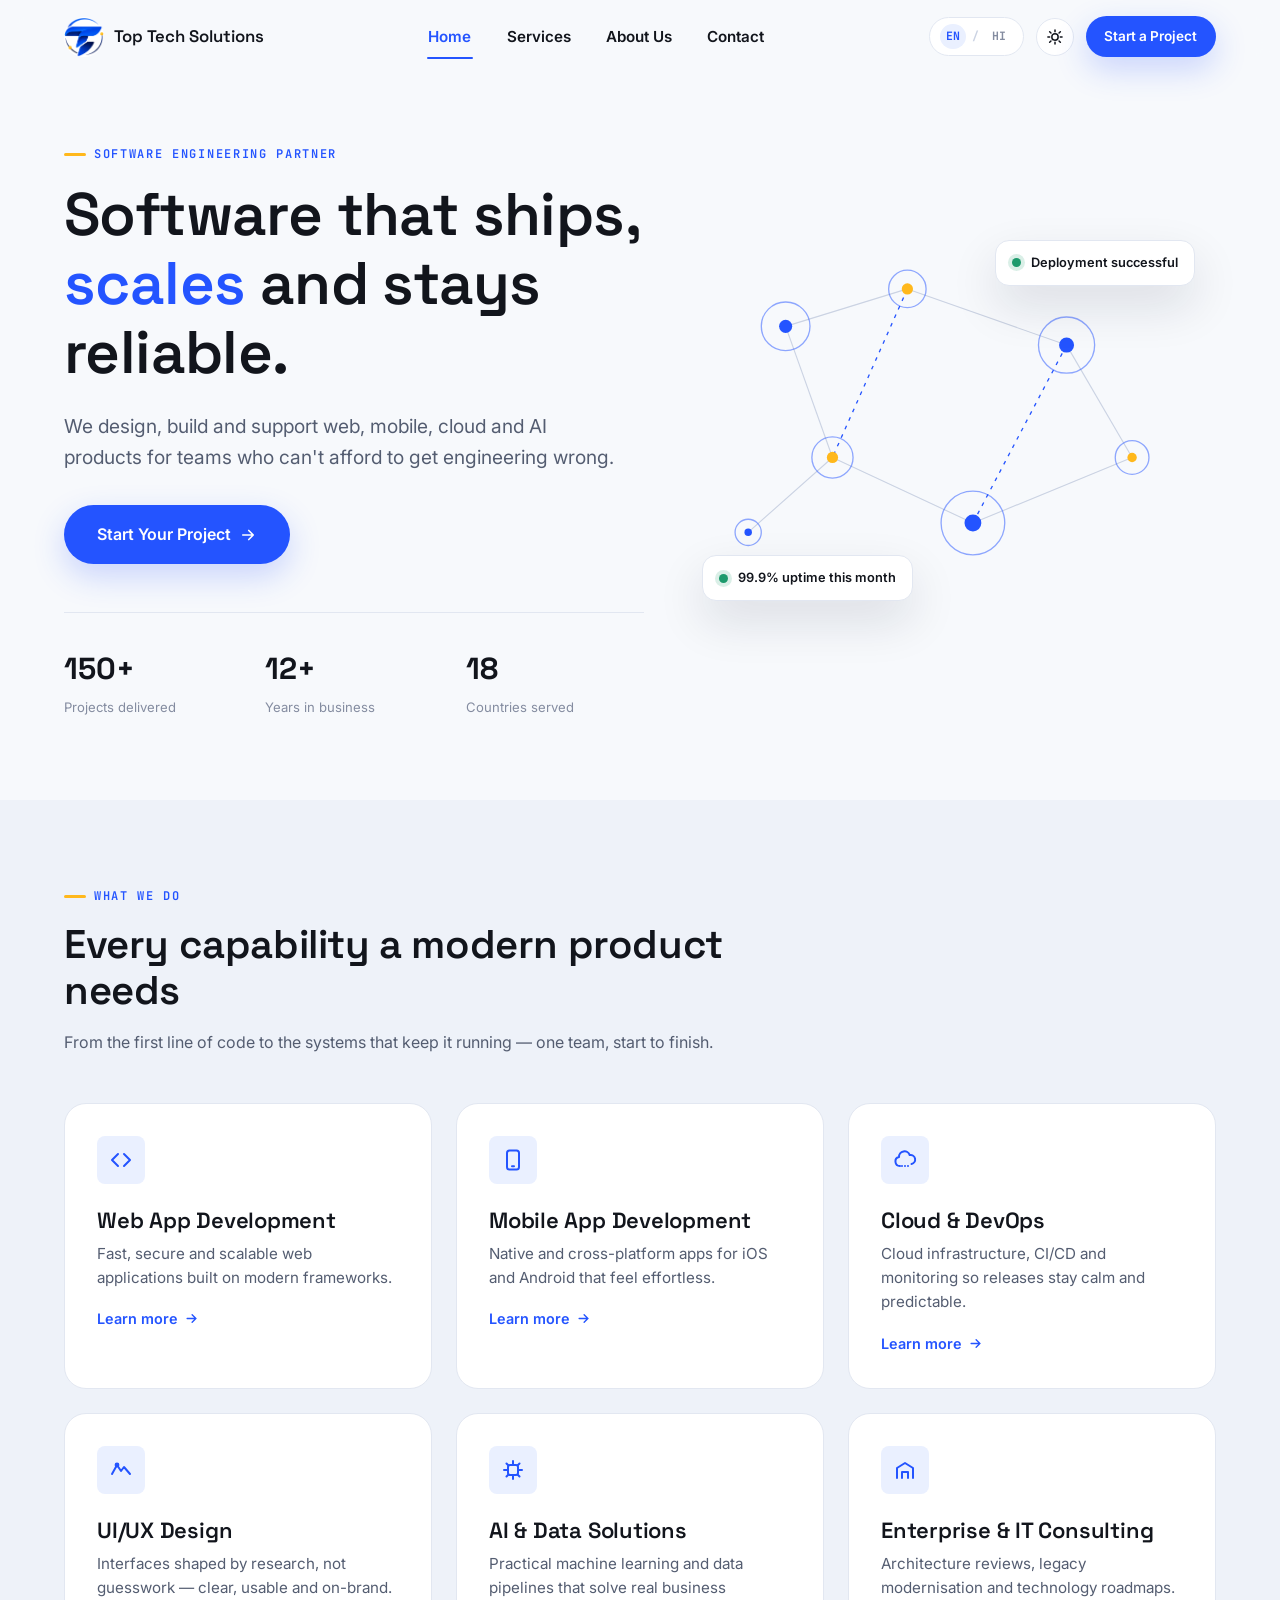
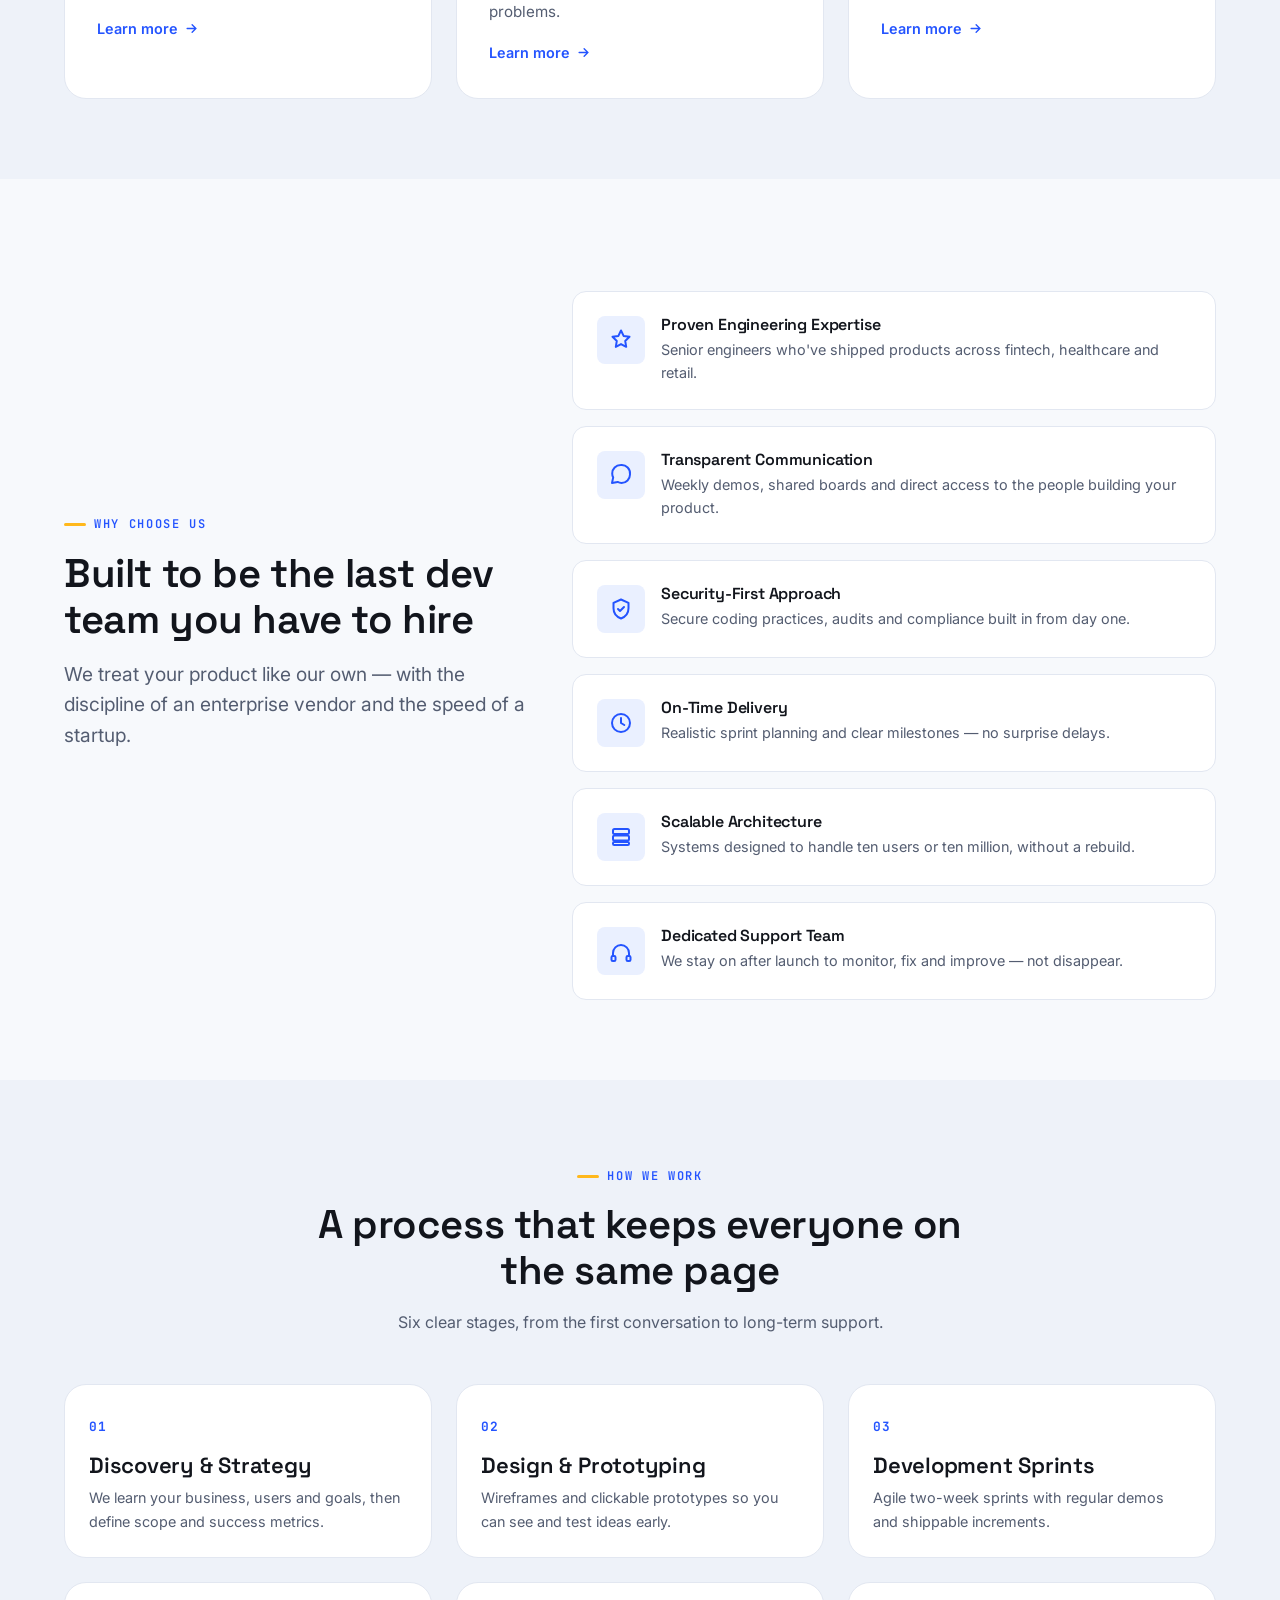
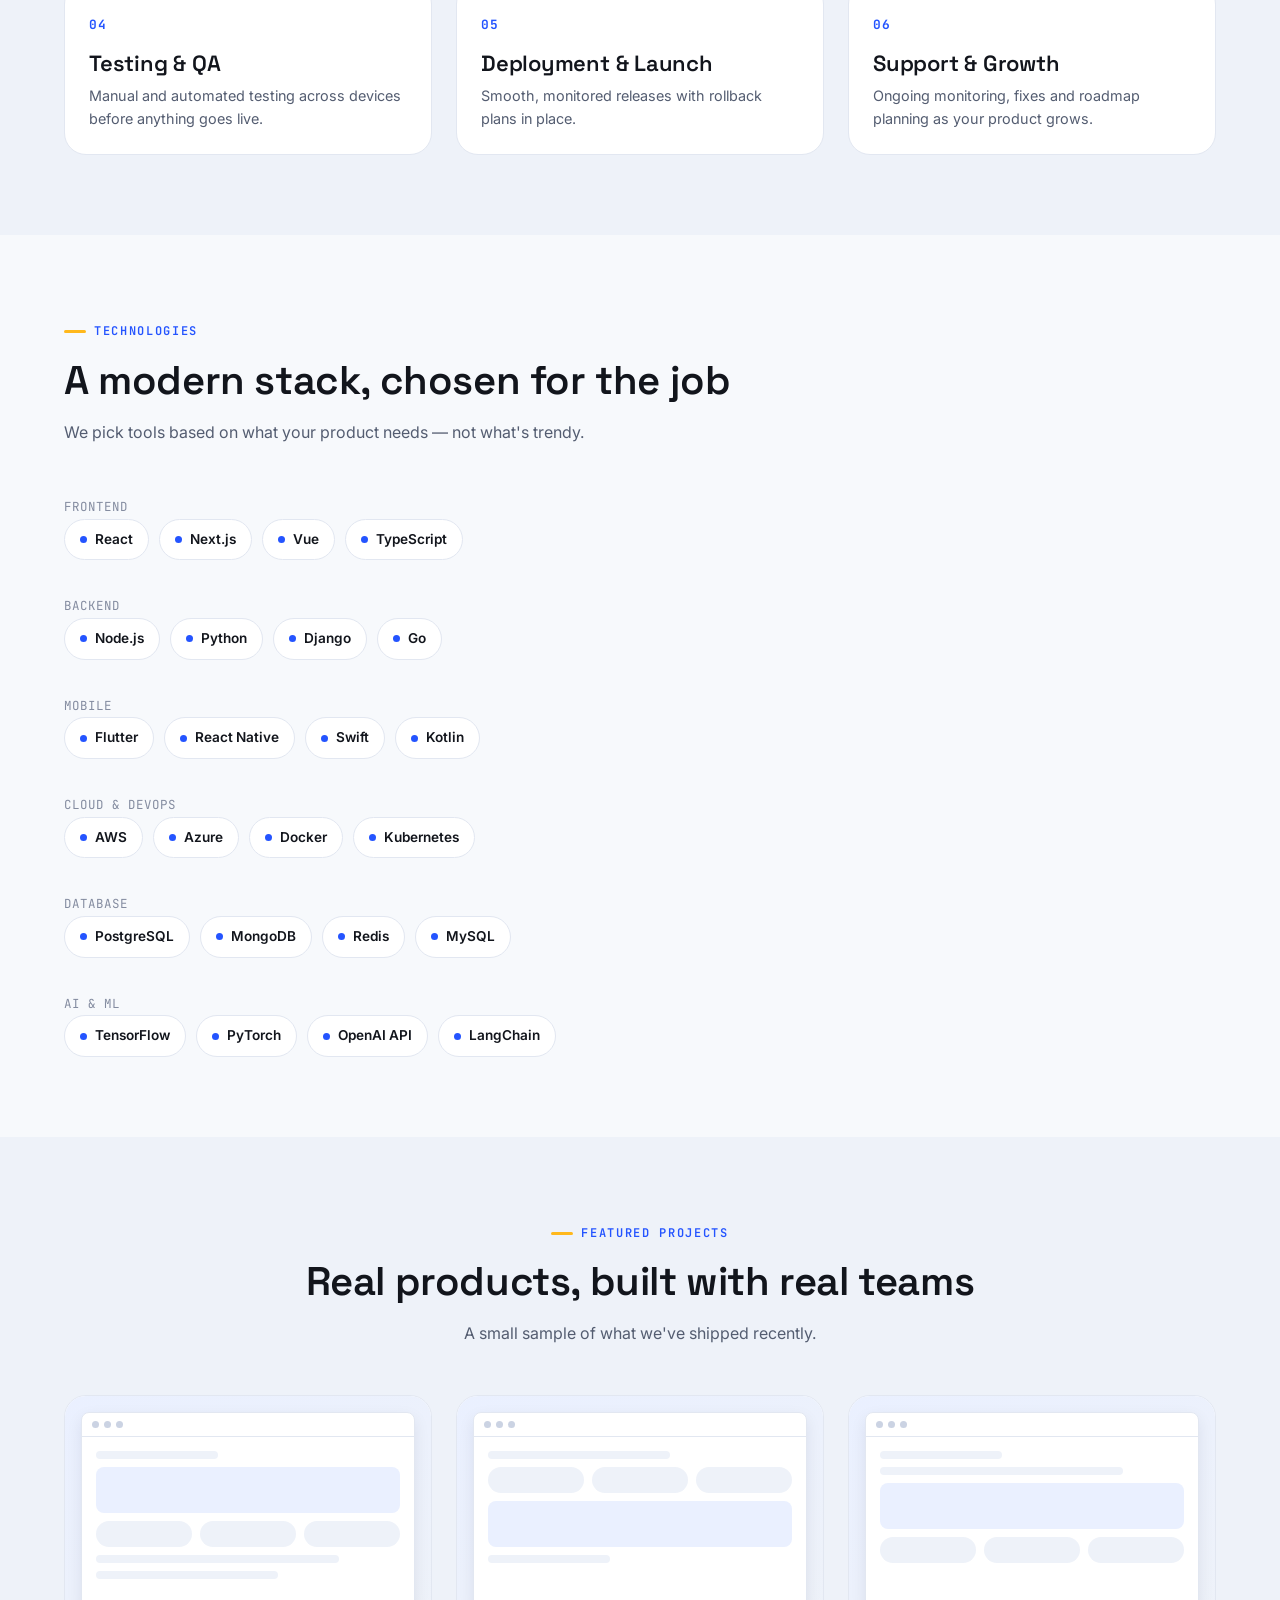
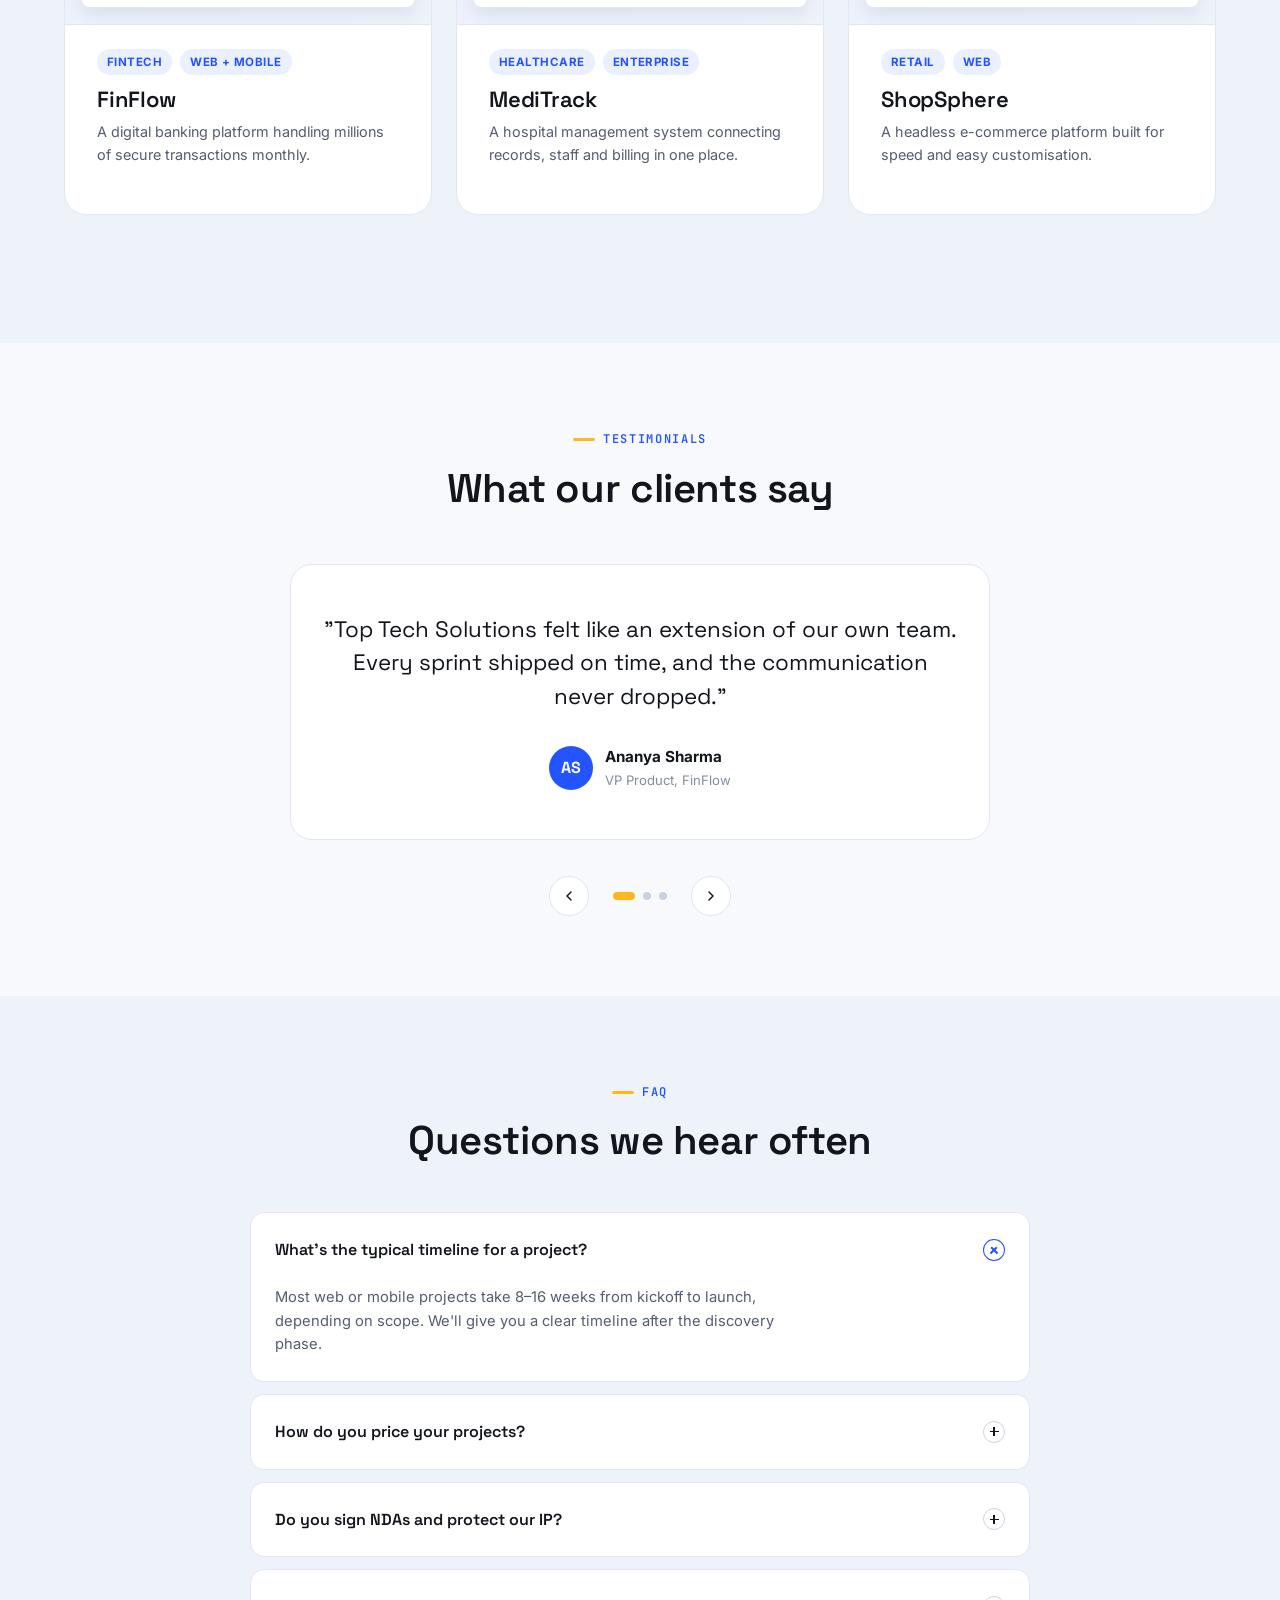
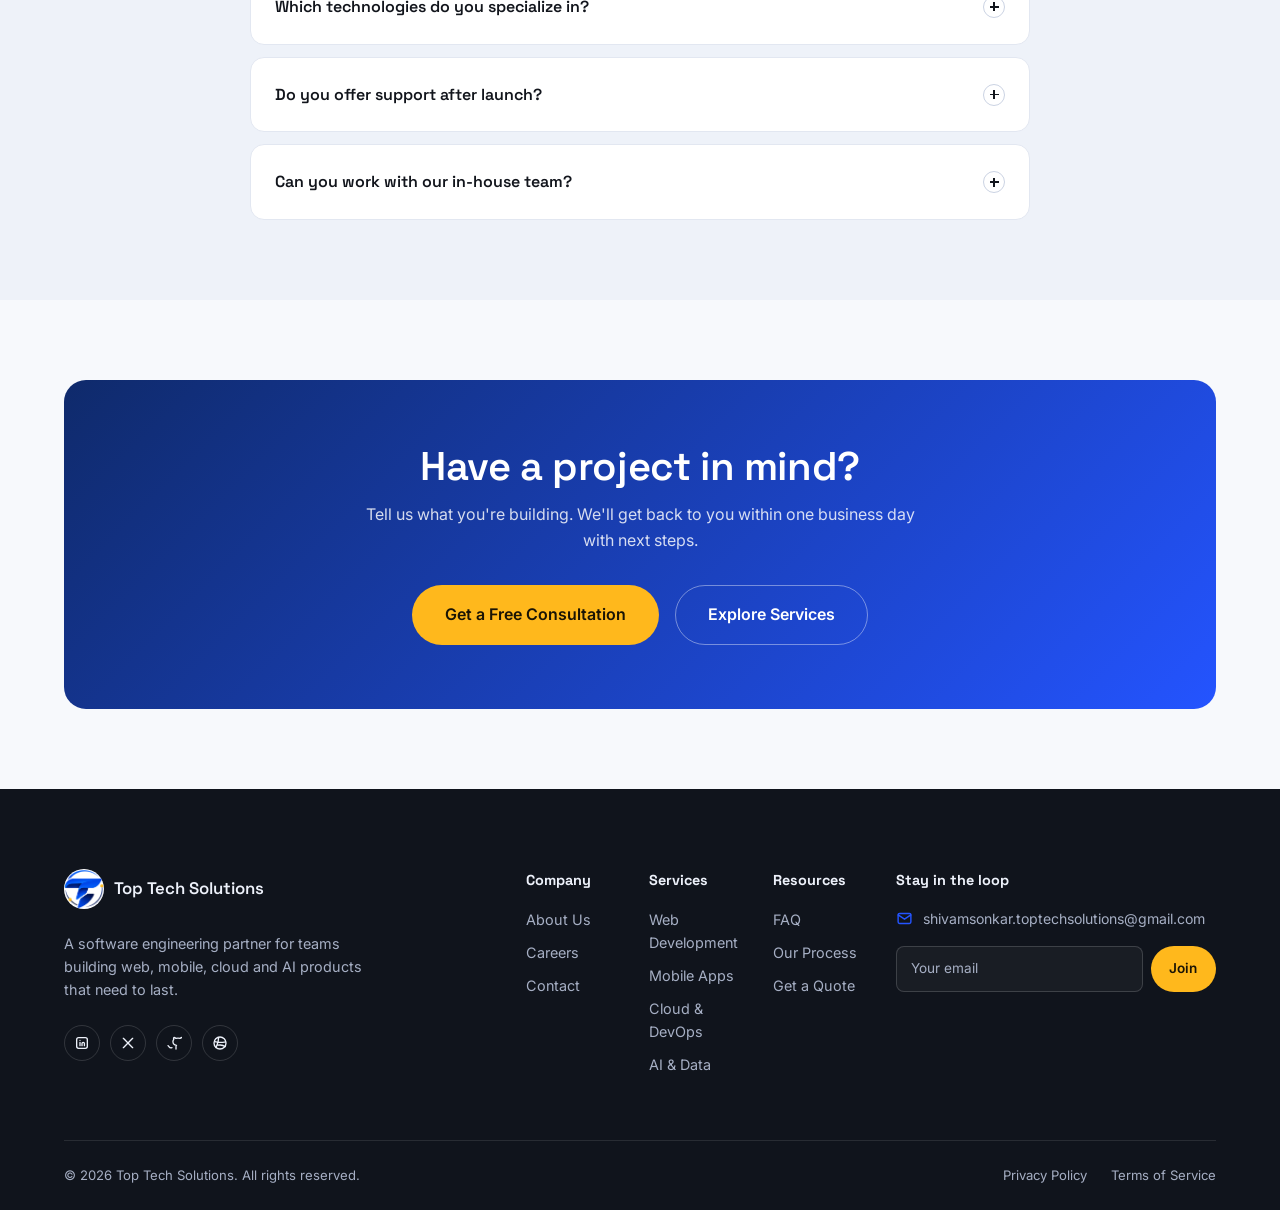
<file: index.html>
<!DOCTYPE html>
<html lang="en" data-theme="light">
<head>
<meta charset="UTF-8">
<script>(function(){try{if(localStorage.getItem('tts-theme')==='dark'){document.documentElement.setAttribute('data-theme','dark');}}catch(e){}})();</script>
<meta name="viewport" content="width=device-width, initial-scale=1.0">
<title>Top Tech Solutions — Software Engineering Partner</title>
<meta name="description" content="Top Tech Solutions builds web, mobile, cloud and AI products for growing businesses — from first sprint to long-term support.">
<link rel="icon" type="image/png" sizes="32x32" href="assets/img/favicon-32.png">
<link rel="icon" type="image/png" sizes="48x48" href="assets/img/favicon-48.png">
<link rel="apple-touch-icon" href="assets/img/apple-touch-icon.png">
<meta name="theme-color" content="#2454FF">
<link rel="preconnect" href="https://fonts.googleapis.com">
<link rel="preconnect" href="https://fonts.gstatic.com" crossorigin>
<link href="https://fonts.googleapis.com/css2?family=Space+Grotesk:wght@500;600;700&family=Inter:wght@400;500;600;700&family=JetBrains+Mono:wght@600;700&family=Noto+Sans+Devanagari:wght@400;500;600;700&display=swap" rel="stylesheet">
<link rel="stylesheet" href="assets/css/styles.css?v=4">
</head>
<body>
<a href="#main" class="skip-link" data-en="Skip to content" data-hi="सीधे कंटेंट पर जाएं">Skip to content</a>

<!-- ============ HEADER ============ -->
<header class="site-header" id="siteHeader">
  <div class="container header-inner">
    <div class="logo">
      <button type="button" class="logo-mark" id="logoZoom" aria-haspopup="dialog" aria-label="View the full logo" data-en-aria="View the full logo" data-hi-aria="पूरा लोगो देखें">
        <img src="assets/img/logo-emblem.png" alt="" width="40" height="40" decoding="async">
      </button>
      <a href="index.html" class="logo-text" data-en="Top Tech Solutions" data-hi="Top Tech Solutions">Top Tech Solutions</a>
    </div>

    <nav class="main-nav" id="mainNav" aria-label="Main">
      <ul class="nav-list">
        <li><a href="index.html" class="nav-link active" data-en="Home" data-hi="होम">Home</a></li>
        <li><a href="services.html" class="nav-link" data-en="Services" data-hi="सर्विसेज़">Services</a></li>
        <!-- <li><a href="portfolio.html" class="nav-link" data-en="Portfolio" data-hi="पोर्टफोलियो">Portfolio</a></li> -->
        <li><a href="about.html" class="nav-link" data-en="About Us" data-hi="हमारे बारे में">About Us</a></li>
        <li><a href="contact.html" class="nav-link" data-en="Contact" data-hi="संपर्क करें">Contact</a></li>
      </ul>
      <div class="nav-cta-mobile">
        <a href="contact.html" class="btn btn-primary btn-block" data-en="Start a Project" data-hi="प्रोजेक्ट शुरू करें">Start a Project</a>
      </div>
    </nav>

    <div class="header-actions">
      <button class="lang-toggle" id="langToggle" type="button" aria-label="Switch language / भाषा बदलें">
        <span class="lang-option lang-en active" data-lang="en">EN</span>
        <span class="lang-sep">/</span>
        <span class="lang-option lang-hi" data-lang="hi">HI</span>
      </button>
      <button class="theme-toggle" id="themeToggle" type="button" aria-label="Toggle dark mode" aria-pressed="false">
        <svg class="icon-sun" viewBox="0 0 24 24" fill="none" stroke="currentColor" stroke-width="2" stroke-linecap="round"><circle cx="12" cy="12" r="4.2"></circle><path d="M12 2.5v2.4M12 19v2.4M4.9 4.9l1.7 1.7M17.4 17.4l1.7 1.7M2.5 12h2.4M19 12h2.4M4.9 19l1.7-1.7M17.4 6.6l1.7-1.7"></path></svg>
        <svg class="icon-moon" viewBox="0 0 24 24" fill="none" stroke="currentColor" stroke-width="2" stroke-linecap="round" stroke-linejoin="round"><path d="M20 14.5A8.5 8.5 0 1 1 9.5 4a6.8 6.8 0 0 0 10.5 10.5z"></path></svg>
      </button>
      <a href="contact.html" class="btn btn-primary btn-sm header-cta" data-en="Start a Project" data-hi="प्रोजेक्ट शुरू करें">Start a Project</a>
      <button class="menu-toggle" id="menuToggle" type="button" aria-label="Open menu" aria-expanded="false">
        <span></span><span></span><span></span>
      </button>
    </div>
  </div>
</header>

<!-- ============ LOGO LIGHTBOX ============ -->
<div class="logo-modal" id="logoModal" role="dialog" aria-modal="true" aria-labelledby="logoModalTitle" hidden>
  <div class="logo-modal-inner">
    <h2 class="sr-only" id="logoModalTitle" data-en="Top Tech Solutions logo" data-hi="Top Tech Solutions लोगो">Top Tech Solutions logo</h2>
    <button type="button" class="logo-modal-close" id="logoModalClose" aria-label="Close" data-en-aria="Close" data-hi-aria="बंद करें">
      <svg viewBox="0 0 24 24" fill="none" stroke="currentColor" stroke-width="2" stroke-linecap="round"><path d="M6 6l12 12M18 6L6 18"></path></svg>
    </button>
    <img src="assets/img/logo-master-yellow.png" alt="Top Tech Solutions full logo" width="1254" height="1254" decoding="async">
  </div>
</div>

<main id="main">
  <!-- ============ HERO ============ -->
  <section class="hero">
    <div class="container hero-grid">
      <div class="hero-copy">
        <span class="eyebrow" data-en="Software Engineering Partner" data-hi="आपकी सॉफ्टवेयर टीम">Software Engineering Partner</span>
        <h1>
          <span data-en="Software that ships," data-hi="सॉफ्टवेयर जो समय पर बने,">Software that ships,</span>
          <span class="text-accent" data-en="scales" data-hi="बढ़े">scales</span>
          <span data-en="and stays reliable." data-hi="और भरोसेमंद रहे।">and stays reliable.</span>
        </h1>
        <p class="lead" data-en="We design, build and support web, mobile, cloud and AI products for teams who can't afford to get engineering wrong." data-hi="हम वेब, मोबाइल, क्लाउड और AI प्रोडक्ट डिज़ाइन करते हैं, बनाते हैं और उन्हें आगे भी संभालते हैं — उन टीमों के लिए जिन्हें अपने प्रोडक्ट में कोई कमी नहीं चाहिए।">We design, build and support web, mobile, cloud and AI products for teams who can't afford to get engineering wrong.</p>
        <div class="hero-actions">
          <a href="contact.html" class="btn btn-primary btn-lg" data-en="Start Your Project" data-hi="प्रोजेक्ट शुरू करें">
            Start Your Project
            <svg viewBox="0 0 24 24" fill="none" stroke="currentColor" stroke-width="2.2" stroke-linecap="round" stroke-linejoin="round"><path d="M5 12h14M13 6l6 6-6 6"></path></svg>
          </a>
          <!-- <a href="portfolio.html" class="btn btn-accent btn-lg" data-en="View Our Work" data-hi="हमारा काम देखें">View Our Work</a> -->
        </div>
        <div class="hero-stats">
          <div class="hero-stat">
            <span class="num">150+</span>
            <span class="label" data-en="Projects delivered" data-hi="पूरे किए प्रोजेक्ट">Projects delivered</span>
          </div>
          <div class="hero-stat">
            <span class="num">12+</span>
            <span class="label" data-en="Years in business" data-hi="साल का अनुभव">Years in business</span>
          </div>
          <div class="hero-stat">
            <span class="num">18</span>
            <span class="label" data-en="Countries served" data-hi="देशों में सेवा">Countries served</span>
          </div>
        </div>
      </div>

      <div class="hero-visual" aria-hidden="true">
        <svg viewBox="0 0 560 460" xmlns="http://www.w3.org/2000/svg">
          <line class="node-line" x1="100" y1="120" x2="230" y2="80"></line>
          <line class="node-line" x1="230" y1="80" x2="400" y2="140"></line>
          <line class="node-line" x1="100" y1="120" x2="150" y2="260"></line>
          <line class="node-line-accent" x1="230" y1="80" x2="150" y2="260"></line>
          <line class="node-line" x1="150" y1="260" x2="300" y2="330"></line>
          <line class="node-line-accent" x1="400" y1="140" x2="300" y2="330"></line>
          <line class="node-line" x1="400" y1="140" x2="470" y2="260"></line>
          <line class="node-line" x1="300" y1="330" x2="470" y2="260"></line>
          <line class="node-line" x1="150" y1="260" x2="60" y2="340"></line>

          <circle class="node-outline" cx="100" cy="120" r="26"></circle>
          <circle class="node node-pulse" cx="100" cy="120" r="7"></circle>

          <circle class="node-outline" cx="230" cy="80" r="20"></circle>
          <circle class="node node-pulse d2" cx="230" cy="80" r="6"></circle>

          <circle class="node-outline" cx="400" cy="140" r="30"></circle>
          <circle class="node node-pulse d3" cx="400" cy="140" r="8"></circle>

          <circle class="node-outline" cx="150" cy="260" r="22"></circle>
          <circle class="node node-pulse d4" cx="150" cy="260" r="6"></circle>

          <circle class="node-outline" cx="300" cy="330" r="34"></circle>
          <circle class="node node-pulse" cx="300" cy="330" r="9"></circle>

          <circle class="node-outline" cx="470" cy="260" r="18"></circle>
          <circle class="node node-pulse d2" cx="470" cy="260" r="5"></circle>

          <circle class="node-outline" cx="60" cy="340" r="14"></circle>
          <circle class="node node-pulse d3" cx="60" cy="340" r="4"></circle>
        </svg>
        <div class="hero-card-float hero-card-1">
          <span class="dot"></span>
          <span data-en="Deployment successful" data-hi="डिप्लॉय हो गया">Deployment successful</span>
        </div>
        <div class="hero-card-float hero-card-2">
          <span class="dot"></span>
          <span data-en="99.9% uptime this month" data-hi="इस महीने 99.9% अपटाइम">99.9% uptime this month</span>
        </div>
      </div>
    </div>
  </section>

  <!-- ============ SERVICES OVERVIEW ============ -->
  <section class="section section-alt" id="services">
    <div class="container">
      <div class="section-head reveal">
        <span class="eyebrow" data-en="What We Do" data-hi="हम क्या करते हैं">What We Do</span>
        <h2 data-en="Every capability a modern product needs" data-hi="एक अच्छे प्रोडक्ट के लिए जो भी चाहिए, वो सब यहां है">Every capability a modern product needs</h2>
        <p data-en="From the first line of code to the systems that keep it running — one team, start to finish." data-hi="पहली लाइन कोड से लेकर उसे लगातार चलाए रखने तक — एक ही टीम, शुरू से आखिर तक।">From the first line of code to the systems that keep it running — one team, start to finish.</p>
      </div>

      <div class="grid grid-3">
        <div class="card service-card reveal">
          <div class="icon-tile">
            <svg viewBox="0 0 24 24" fill="none" stroke="currentColor" stroke-width="2" stroke-linecap="round" stroke-linejoin="round"><path d="M9 18l-6-6 6-6M15 6l6 6-6 6"></path></svg>
          </div>
          <h3 data-en="Web App Development" data-hi="वेब ऐप डेवलपमेंट">Web App Development</h3>
          <p data-en="Fast, secure and scalable web applications built on modern frameworks." data-hi="तेज़, सुरक्षित और बड़े पैमाने पर काम करने लायक वेब ऐप, मॉडर्न फ्रेमवर्क पर बने।">Fast, secure and scalable web applications built on modern frameworks.</p>
          <a href="services.html#web" class="card-link" data-en="Learn more" data-hi="और जानें">Learn more
            <svg viewBox="0 0 24 24" fill="none" stroke="currentColor" stroke-width="2.2" stroke-linecap="round"><path d="M5 12h14M13 6l6 6-6 6"></path></svg>
          </a>
        </div>

        <div class="card service-card reveal">
          <div class="icon-tile">
            <svg viewBox="0 0 24 24" fill="none" stroke="currentColor" stroke-width="2" stroke-linecap="round" stroke-linejoin="round"><rect x="6" y="2.5" width="12" height="19" rx="2.5"></rect><path d="M11 18.2h2"></path></svg>
          </div>
          <h3 data-en="Mobile App Development" data-hi="मोबाइल ऐप डेवलपमेंट">Mobile App Development</h3>
          <p data-en="Native and cross-platform apps for iOS and Android that feel effortless." data-hi="iOS और Android के लिए नेटिव और क्रॉस-प्लेटफॉर्म ऐप, इस्तेमाल में आसान।">Native and cross-platform apps for iOS and Android that feel effortless.</p>
          <a href="services.html#mobile" class="card-link" data-en="Learn more" data-hi="और जानें">Learn more
            <svg viewBox="0 0 24 24" fill="none" stroke="currentColor" stroke-width="2.2" stroke-linecap="round"><path d="M5 12h14M13 6l6 6-6 6"></path></svg>
          </a>
        </div>

        <div class="card service-card reveal">
          <div class="icon-tile">
            <svg viewBox="0 0 24 24" fill="none" stroke="currentColor" stroke-width="2" stroke-linecap="round" stroke-linejoin="round"><path d="M7 18a4.5 4.5 0 0 1-1-8.9 5.5 5.5 0 0 1 10.7-2 4.5 4.5 0 0 1 1.8 8.9"></path><path d="M9 18v0M15 18v0M12 18v0"></path></svg>
          </div>
          <h3 data-en="Cloud &amp; DevOps" data-hi="क्लाउड और डेवऑप्स">Cloud &amp; DevOps</h3>
          <p data-en="Cloud infrastructure, CI/CD and monitoring so releases stay calm and predictable." data-hi="क्लाउड इंफ्रास्ट्रक्चर, CI/CD और मॉनिटरिंग, ताकि हर रिलीज़ आराम से हो।">Cloud infrastructure, CI/CD and monitoring so releases stay calm and predictable.</p>
          <a href="services.html#cloud" class="card-link" data-en="Learn more" data-hi="और जानें">Learn more
            <svg viewBox="0 0 24 24" fill="none" stroke="currentColor" stroke-width="2.2" stroke-linecap="round"><path d="M5 12h14M13 6l6 6-6 6"></path></svg>
          </a>
        </div>

        <div class="card service-card reveal">
          <div class="icon-tile">
            <svg viewBox="0 0 24 24" fill="none" stroke="currentColor" stroke-width="2" stroke-linecap="round" stroke-linejoin="round"><path d="M3 16l5-9 4 6 3-4 6 7"></path><circle cx="8" cy="7" r="1.4"></circle></svg>
          </div>
          <h3 data-en="UI/UX Design" data-hi="UI/UX डिज़ाइन">UI/UX Design</h3>
          <p data-en="Interfaces shaped by research, not guesswork — clear, usable and on-brand." data-hi="रिसर्च के आधार पर बना डिज़ाइन — साफ, आसान और आपके ब्रांड जैसा।">Interfaces shaped by research, not guesswork — clear, usable and on-brand.</p>
          <a href="services.html#design" class="card-link" data-en="Learn more" data-hi="और जानें">Learn more
            <svg viewBox="0 0 24 24" fill="none" stroke="currentColor" stroke-width="2.2" stroke-linecap="round"><path d="M5 12h14M13 6l6 6-6 6"></path></svg>
          </a>
        </div>

        <div class="card service-card reveal">
          <div class="icon-tile">
            <svg viewBox="0 0 24 24" fill="none" stroke="currentColor" stroke-width="2" stroke-linecap="round" stroke-linejoin="round"><rect x="7" y="7" width="10" height="10" rx="2"></rect><path d="M12 3v3M12 18v3M3 12h3M18 12h3M5.5 5.5l2 2M16.5 16.5l2 2M5.5 18.5l2-2M16.5 7.5l2-2"></path></svg>
          </div>
          <h3 data-en="AI &amp; Data Solutions" data-hi="AI और डेटा सॉल्यूशंस">AI &amp; Data Solutions</h3>
          <p data-en="Practical machine learning and data pipelines that solve real business problems." data-hi="असली बिज़नेस समस्याओं के लिए काम की मशीन लर्निंग और डेटा पाइपलाइन।">Practical machine learning and data pipelines that solve real business problems.</p>
          <a href="services.html#ai" class="card-link" data-en="Learn more" data-hi="और जानें">Learn more
            <svg viewBox="0 0 24 24" fill="none" stroke="currentColor" stroke-width="2.2" stroke-linecap="round"><path d="M5 12h14M13 6l6 6-6 6"></path></svg>
          </a>
        </div>

        <div class="card service-card reveal">
          <div class="icon-tile">
            <svg viewBox="0 0 24 24" fill="none" stroke="currentColor" stroke-width="2" stroke-linecap="round" stroke-linejoin="round"><path d="M4 20V10l8-5 8 5v10"></path><path d="M9 20v-6h6v6"></path></svg>
          </div>
          <h3 data-en="Enterprise &amp; IT Consulting" data-hi="एंटरप्राइज़ और IT कंसल्टिंग">Enterprise &amp; IT Consulting</h3>
          <p data-en="Architecture reviews, legacy modernisation and technology roadmaps." data-hi="आर्किटेक्चर रिव्यू, पुराने सिस्टम को अपडेट करना और टेक्नोलॉजी रोडमैप।">Architecture reviews, legacy modernisation and technology roadmaps.</p>
          <a href="services.html#consulting" class="card-link" data-en="Learn more" data-hi="और जानें">Learn more
            <svg viewBox="0 0 24 24" fill="none" stroke="currentColor" stroke-width="2.2" stroke-linecap="round"><path d="M5 12h14M13 6l6 6-6 6"></path></svg>
          </a>
        </div>
      </div>
    </div>
  </section>

  <!-- ============ WHY CHOOSE US ============ -->
  <section class="section" id="why-us">
    <div class="container why-grid">
      <div class="reveal">
        <span class="eyebrow" data-en="Why Choose Us" data-hi="हमें क्यों चुनें">Why Choose Us</span>
        <h2 data-en="Built to be the last dev team you have to hire" data-hi="ऐसी टीम जिसे बार-बार बदलना न पड़े">Built to be the last dev team you have to hire</h2>
        <p class="lead" style="margin-top:16px" data-en="We treat your product like our own — with the discipline of an enterprise vendor and the speed of a startup." data-hi="हम आपके प्रोडक्ट को अपना समझकर काम करते हैं — एक बड़ी कंपनी जितनी सावधानी और स्टार्टअप जितनी रफ्तार के साथ।">We treat your product like our own — with the discipline of an enterprise vendor and the speed of a startup.</p>
      </div>

      <div class="why-list">
        <div class="why-item reveal">
          <div class="icon-tile"><svg viewBox="0 0 24 24" fill="none" stroke="currentColor" stroke-width="2" stroke-linecap="round" stroke-linejoin="round"><path d="M12 2.5l2.6 5.4 5.9.85-4.3 4.2 1 5.9-5.2-2.8-5.2 2.8 1-5.9-4.3-4.2 5.9-.85z"></path></svg></div>
          <div>
            <h3 data-en="Proven Engineering Expertise" data-hi="अनुभवी इंजीनियरिंग टीम">Proven Engineering Expertise</h3>
            <p data-en="Senior engineers who've shipped products across fintech, healthcare and retail." data-hi="सीनियर इंजीनियर, जिन्होंने फिनटेक, हेल्थकेयर और रिटेल में प्रोडक्ट बनाए हैं।">Senior engineers who've shipped products across fintech, healthcare and retail.</p>
          </div>
        </div>
        <div class="why-item reveal">
          <div class="icon-tile"><svg viewBox="0 0 24 24" fill="none" stroke="currentColor" stroke-width="2" stroke-linecap="round" stroke-linejoin="round"><path d="M21 11.5a8.4 8.4 0 0 1-8.4 8.4 8.3 8.3 0 0 1-4-1L3 20l1.2-5.6a8.3 8.3 0 0 1-1-4A8.4 8.4 0 0 1 11.6 2a8.4 8.4 0 0 1 9.4 9.5z"></path></svg></div>
          <div>
            <h3 data-en="Transparent Communication" data-hi="साफ़ और खुला संवाद">Transparent Communication</h3>
            <p data-en="Weekly demos, shared boards and direct access to the people building your product." data-hi="हर हफ्ते डेमो, शेयर किए हुए बोर्ड, और आपकी टीम से सीधी बातचीत।">Weekly demos, shared boards and direct access to the people building your product.</p>
          </div>
        </div>
        <div class="why-item reveal">
          <div class="icon-tile"><svg viewBox="0 0 24 24" fill="none" stroke="currentColor" stroke-width="2" stroke-linecap="round" stroke-linejoin="round"><path d="M12 2.5l7.5 3.4v5.4c0 5-3.2 8.6-7.5 10.2-4.3-1.6-7.5-5.2-7.5-10.2V5.9z"></path><path d="M9 12l2 2 4-4"></path></svg></div>
          <div>
            <h3 data-en="Security-First Approach" data-hi="पहले सुरक्षा, फिर बाकी सब">Security-First Approach</h3>
            <p data-en="Secure coding practices, audits and compliance built in from day one." data-hi="शुरुआत से ही सुरक्षित कोडिंग, ऑडिट और ज़रूरी कम्प्लायंस।">Secure coding practices, audits and compliance built in from day one.</p>
          </div>
        </div>
        <div class="why-item reveal">
          <div class="icon-tile"><svg viewBox="0 0 24 24" fill="none" stroke="currentColor" stroke-width="2" stroke-linecap="round" stroke-linejoin="round"><circle cx="12" cy="12" r="9"></circle><path d="M12 7v5l3.3 2"></path></svg></div>
          <div>
            <h3 data-en="On-Time Delivery" data-hi="समय पर डिलीवरी">On-Time Delivery</h3>
            <p data-en="Realistic sprint planning and clear milestones — no surprise delays." data-hi="साफ स्प्रिंट प्लानिंग और तय मील के पत्थर — कोई अचानक देरी नहीं।">Realistic sprint planning and clear milestones — no surprise delays.</p>
          </div>
        </div>
        <div class="why-item reveal">
          <div class="icon-tile"><svg viewBox="0 0 24 24" fill="none" stroke="currentColor" stroke-width="2" stroke-linecap="round" stroke-linejoin="round"><rect x="4" y="4" width="16" height="5" rx="1.5"></rect><rect x="4" y="10.5" width="16" height="5" rx="1.5"></rect><rect x="4" y="17" width="16" height="3" rx="1.2"></rect></svg></div>
          <div>
            <h3 data-en="Scalable Architecture" data-hi="बढ़ने लायक आर्किटेक्चर">Scalable Architecture</h3>
            <p data-en="Systems designed to handle ten users or ten million, without a rebuild." data-hi="चाहे 10 यूज़र हों या 1 करोड़, सिस्टम बिना दोबारा बनाए संभल जाए।">Systems designed to handle ten users or ten million, without a rebuild.</p>
          </div>
        </div>
        <div class="why-item reveal">
          <div class="icon-tile"><svg viewBox="0 0 24 24" fill="none" stroke="currentColor" stroke-width="2" stroke-linecap="round" stroke-linejoin="round"><path d="M4 17v-3a8 8 0 0 1 16 0v3"></path><rect x="2.5" y="17" width="4" height="5" rx="1.3"></rect><rect x="17.5" y="17" width="4" height="5" rx="1.3"></rect></svg></div>
          <div>
            <h3 data-en="Dedicated Support Team" data-hi="हमेशा साथ रहने वाली सपोर्ट टीम">Dedicated Support Team</h3>
            <p data-en="We stay on after launch to monitor, fix and improve — not disappear." data-hi="लॉन्च के बाद भी हम साथ रहते हैं — मॉनिटर करते हैं, सुधारते हैं, गायब नहीं होते।">We stay on after launch to monitor, fix and improve — not disappear.</p>
          </div>
        </div>
      </div>
    </div>
  </section>

  <!-- ============ DEVELOPMENT PROCESS ============ -->
  <section class="section section-alt" id="process">
    <div class="container">
      <div class="section-head center reveal">
        <span class="eyebrow" data-en="How We Work" data-hi="हम कैसे काम करते हैं">How We Work</span>
        <h2 data-en="A process that keeps everyone on the same page" data-hi="एक ऐसा तरीका जिसमें सब कुछ साफ रहे">A process that keeps everyone on the same page</h2>
        <p data-en="Six clear stages, from the first conversation to long-term support." data-hi="पहली बातचीत से लेकर लंबे समय के सपोर्ट तक — छह साफ चरण।">Six clear stages, from the first conversation to long-term support.</p>
      </div>

      <div class="process-list">
        <div class="process-step reveal">
          <span class="process-num">01</span>
          <h3 data-en="Discovery &amp; Strategy" data-hi="डिस्कवरी और रणनीति">Discovery &amp; Strategy</h3>
          <p data-en="We learn your business, users and goals, then define scope and success metrics." data-hi="हम आपके बिज़नेस, यूज़र्स और लक्ष्य को समझते हैं, फिर स्कोप और सफलता के पैमाने तय करते हैं।">We learn your business, users and goals, then define scope and success metrics.</p>
        </div>
        <div class="process-step reveal">
          <span class="process-num">02</span>
          <h3 data-en="Design &amp; Prototyping" data-hi="डिज़ाइन और प्रोटोटाइप">Design &amp; Prototyping</h3>
          <p data-en="Wireframes and clickable prototypes so you can see and test ideas early." data-hi="वायरफ्रेम और चलने-फिरने वाले प्रोटोटाइप, ताकि आप शुरुआत में ही देख और परख सकें।">Wireframes and clickable prototypes so you can see and test ideas early.</p>
        </div>
        <div class="process-step reveal">
          <span class="process-num">03</span>
          <h3 data-en="Development Sprints" data-hi="डेवलपमेंट स्प्रिंट्स">Development Sprints</h3>
          <p data-en="Agile two-week sprints with regular demos and shippable increments." data-hi="दो हफ्ते के एजाइल स्प्रिंट, हर बार डेमो और काम का नया हिस्सा तैयार।">Agile two-week sprints with regular demos and shippable increments.</p>
        </div>
        <div class="process-step reveal">
          <span class="process-num">04</span>
          <h3 data-en="Testing &amp; QA" data-hi="टेस्टिंग और QA">Testing &amp; QA</h3>
          <p data-en="Manual and automated testing across devices before anything goes live." data-hi="लाइव होने से पहले हर डिवाइस पर मैन्युअल और ऑटोमेटेड टेस्टिंग।">Manual and automated testing across devices before anything goes live.</p>
        </div>
        <div class="process-step reveal">
          <span class="process-num">05</span>
          <h3 data-en="Deployment &amp; Launch" data-hi="डिप्लॉयमेंट और लॉन्च">Deployment &amp; Launch</h3>
          <p data-en="Smooth, monitored releases with rollback plans in place." data-hi="बिना रुकावट के रिलीज़, और गड़बड़ी होने पर वापस लौटने का पूरा प्लान।">Smooth, monitored releases with rollback plans in place.</p>
        </div>
        <div class="process-step reveal">
          <span class="process-num">06</span>
          <h3 data-en="Support &amp; Growth" data-hi="सपोर्ट और आगे की ग्रोथ">Support &amp; Growth</h3>
          <p data-en="Ongoing monitoring, fixes and roadmap planning as your product grows." data-hi="प्रोडक्ट बढ़ने के साथ लगातार मॉनिटरिंग, फिक्स और आगे की प्लानिंग।">Ongoing monitoring, fixes and roadmap planning as your product grows.</p>
        </div>
      </div>
    </div>
  </section>

  <!-- ============ TECHNOLOGIES ============ -->
  <section class="section" id="technologies">
    <div class="container">
      <div class="section-head reveal">
        <span class="eyebrow" data-en="Technologies" data-hi="टेक्नोलॉजी">Technologies</span>
        <h2 data-en="A modern stack, chosen for the job" data-hi="काम के हिसाब से चुना गया मॉडर्न स्टैक">A modern stack, chosen for the job</h2>
        <p data-en="We pick tools based on what your product needs — not what's trendy." data-hi="हम टूल्स आपके प्रोडक्ट की ज़रूरत देखकर चुनते हैं, ट्रेंड देखकर नहीं।">We pick tools based on what your product needs — not what's trendy.</p>
      </div>

      <div class="tech-groups reveal">
        <div>
          <span class="tech-group-title" data-en="Frontend" data-hi="फ्रंटएंड">Frontend</span>
          <div class="tech-badges">
            <span class="tech-badge"><span class="dot"></span>React</span>
            <span class="tech-badge"><span class="dot"></span>Next.js</span>
            <span class="tech-badge"><span class="dot"></span>Vue</span>
            <span class="tech-badge"><span class="dot"></span>TypeScript</span>
          </div>
        </div>
        <div>
          <span class="tech-group-title" data-en="Backend" data-hi="बैकएंड">Backend</span>
          <div class="tech-badges">
            <span class="tech-badge"><span class="dot"></span>Node.js</span>
            <span class="tech-badge"><span class="dot"></span>Python</span>
            <span class="tech-badge"><span class="dot"></span>Django</span>
            <span class="tech-badge"><span class="dot"></span>Go</span>
          </div>
        </div>
        <div>
          <span class="tech-group-title" data-en="Mobile" data-hi="मोबाइल">Mobile</span>
          <div class="tech-badges">
            <span class="tech-badge"><span class="dot"></span>Flutter</span>
            <span class="tech-badge"><span class="dot"></span>React Native</span>
            <span class="tech-badge"><span class="dot"></span>Swift</span>
            <span class="tech-badge"><span class="dot"></span>Kotlin</span>
          </div>
        </div>
        <div>
          <span class="tech-group-title" data-en="Cloud &amp; DevOps" data-hi="क्लाउड और डेवऑप्स">Cloud &amp; DevOps</span>
          <div class="tech-badges">
            <span class="tech-badge"><span class="dot"></span>AWS</span>
            <span class="tech-badge"><span class="dot"></span>Azure</span>
            <span class="tech-badge"><span class="dot"></span>Docker</span>
            <span class="tech-badge"><span class="dot"></span>Kubernetes</span>
          </div>
        </div>
        <div>
          <span class="tech-group-title" data-en="Database" data-hi="डेटाबेस">Database</span>
          <div class="tech-badges">
            <span class="tech-badge"><span class="dot"></span>PostgreSQL</span>
            <span class="tech-badge"><span class="dot"></span>MongoDB</span>
            <span class="tech-badge"><span class="dot"></span>Redis</span>
            <span class="tech-badge"><span class="dot"></span>MySQL</span>
          </div>
        </div>
        <div>
          <span class="tech-group-title" data-en="AI &amp; ML" data-hi="AI और ML">AI &amp; ML</span>
          <div class="tech-badges">
            <span class="tech-badge"><span class="dot"></span>TensorFlow</span>
            <span class="tech-badge"><span class="dot"></span>PyTorch</span>
            <span class="tech-badge"><span class="dot"></span>OpenAI API</span>
            <span class="tech-badge"><span class="dot"></span>LangChain</span>
          </div>
        </div>
      </div>
    </div>
  </section>

  <!-- ============ FEATURED PROJECTS ============ -->
  <section class="section section-alt" id="featured-projects">
    <div class="container">
      <div class="section-head center reveal">
        <span class="eyebrow" data-en="Featured Projects" data-hi="खास प्रोजेक्ट्स">Featured Projects</span>
        <h2 data-en="Real products, built with real teams" data-hi="असली प्रोडक्ट, असली टीमों के साथ">Real products, built with real teams</h2>
        <p data-en="A small sample of what we've shipped recently." data-hi="हाल ही में हमने जो कुछ बनाया, उसकी एक झलक।">A small sample of what we've shipped recently.</p>
      </div>

      <div class="grid grid-3">
        <div class="card project-card reveal">
          <div class="project-mock">
            <div class="mock-window">
              <div class="mock-bar"><span></span><span></span><span></span></div>
              <div class="mock-body">
                <div class="mock-line w40"></div>
                <div class="mock-block"></div>
                <div class="mock-grid"><div class="mock-chip"></div><div class="mock-chip"></div><div class="mock-chip"></div></div>
                <div class="mock-line w80"></div>
                <div class="mock-line w60"></div>
              </div>
            </div>
          </div>
          <div class="project-body">
            <div class="project-tags">
              <span class="tag-pill" data-en="Fintech" data-hi="फिनटेक">Fintech</span>
              <span class="tag-pill" data-en="Web + Mobile" data-hi="वेब + मोबाइल">Web + Mobile</span>
            </div>
            <h3>FinFlow</h3>
            <p data-en="A digital banking platform handling millions of secure transactions monthly." data-hi="एक डिजिटल बैंकिंग प्लेटफॉर्म, जो हर महीने लाखों सुरक्षित लेन-देन संभालता है।">A digital banking platform handling millions of secure transactions monthly.</p>
            <!-- <a href="portfolio.html#finflow" class="card-link" data-en="View project" data-hi="प्रोजेक्ट देखें">View project
              <svg viewBox="0 0 24 24" fill="none" stroke="currentColor" stroke-width="2.2" stroke-linecap="round"><path d="M5 12h14M13 6l6 6-6 6"></path></svg>
            </a> -->
          </div>
        </div>

        <div class="card project-card reveal">
          <div class="project-mock">
            <div class="mock-window">
              <div class="mock-bar"><span></span><span></span><span></span></div>
              <div class="mock-body">
                <div class="mock-line w60"></div>
                <div class="mock-grid"><div class="mock-chip"></div><div class="mock-chip"></div><div class="mock-chip"></div></div>
                <div class="mock-block"></div>
                <div class="mock-line w40"></div>
              </div>
            </div>
          </div>
          <div class="project-body">
            <div class="project-tags">
              <span class="tag-pill" data-en="Healthcare" data-hi="हेल्थकेयर">Healthcare</span>
              <span class="tag-pill" data-en="Enterprise" data-hi="एंटरप्राइज़">Enterprise</span>
            </div>
            <h3>MediTrack</h3>
            <p data-en="A hospital management system connecting records, staff and billing in one place." data-hi="एक हॉस्पिटल मैनेजमेंट सिस्टम, जो रिकॉर्ड्स, स्टाफ और बिलिंग को एक जगह जोड़ता है।">A hospital management system connecting records, staff and billing in one place.</p>
            <!-- <a href="portfolio.html#meditrack" class="card-link" data-en="View project" data-hi="प्रोजेक्ट देखें">View project
              <svg viewBox="0 0 24 24" fill="none" stroke="currentColor" stroke-width="2.2" stroke-linecap="round"><path d="M5 12h14M13 6l6 6-6 6"></path></svg>
            </a> -->
          </div>
        </div>

        <div class="card project-card reveal">
          <div class="project-mock">
            <div class="mock-window">
              <div class="mock-bar"><span></span><span></span><span></span></div>
              <div class="mock-body">
                <div class="mock-line w40"></div>
                <div class="mock-line w80"></div>
                <div class="mock-block"></div>
                <div class="mock-grid"><div class="mock-chip"></div><div class="mock-chip"></div><div class="mock-chip"></div></div>
              </div>
            </div>
          </div>
          <div class="project-body">
            <div class="project-tags">
              <span class="tag-pill" data-en="Retail" data-hi="रिटेल">Retail</span>
              <span class="tag-pill" data-en="Web" data-hi="वेब">Web</span>
            </div>
            <h3>ShopSphere</h3>
            <p data-en="A headless e-commerce platform built for speed and easy customisation." data-hi="एक हेडलेस ई-कॉमर्स प्लेटफॉर्म, जो तेज़ और आसानी से कस्टमाइज़ होने लायक है।">A headless e-commerce platform built for speed and easy customisation.</p>
            <!-- <a href="portfolio.html#shopsphere" class="card-link" data-en="View project" data-hi="प्रोजेक्ट देखें">View project
              <svg viewBox="0 0 24 24" fill="none" stroke="currentColor" stroke-width="2.2" stroke-linecap="round"><path d="M5 12h14M13 6l6 6-6 6"></path></svg>
            </a> -->
          </div>
        </div>
      </div>

      <div class="center reveal" style="margin-top:48px">
        <!-- <a href="portfolio.html" class="btn btn-accent" data-en="See All Projects" data-hi="सभी प्रोजेक्ट्स देखें">See All Projects</a> -->
      </div>
    </div>
  </section>

  <!-- ============ TESTIMONIALS ============ -->
  <section class="section" id="testimonials">
    <div class="container">
      <div class="section-head center reveal">
        <span class="eyebrow" data-en="Testimonials" data-hi="ग्राहकों की राय">Testimonials</span>
        <h2 data-en="What our clients say" data-hi="हमारे क्लाइंट्स क्या कहते हैं">What our clients say</h2>
      </div>

      <div class="testimonial-viewport reveal">
        <div class="testimonial-track">
          <div class="testimonial-slide">
            <div class="card testimonial-card">
              <p class="testimonial-quote" data-en="“Top Tech Solutions felt like an extension of our own team. Every sprint shipped on time, and the communication never dropped.”" data-hi="“Top Tech Solutions बिल्कुल हमारी अपनी टीम जैसे लगे। हर स्प्रिंट समय पर पूरा हुआ, और बातचीत में कभी कमी नहीं आई।”">"Top Tech Solutions felt like an extension of our own team. Every sprint shipped on time, and the communication never dropped."</p>
              <div class="testimonial-person">
                <span class="avatar-badge">AS</span>
                <div style="text-align:left">
                  <div class="name">Ananya Sharma</div>
                  <div class="role" data-en="VP Product, FinFlow" data-hi="VP प्रोडक्ट, FinFlow">VP Product, FinFlow</div>
                </div>
              </div>
            </div>
          </div>
          <div class="testimonial-slide">
            <div class="card testimonial-card">
              <p class="testimonial-quote" data-en="“They designed and launched our storefront in ten weeks. The attention to detail on both design and code was rare to find.”" data-hi="“उन्होंने दस हफ्तों में हमारा पूरा स्टोर डिज़ाइन करके लॉन्च कर दिया। डिज़ाइन और कोड, दोनों में जितनी बारीकी दिखी, वो कम ही देखने को मिलती है।”">"They designed and launched our storefront in ten weeks. The attention to detail on both design and code was rare to find."</p>
              <div class="testimonial-person">
                <span class="avatar-badge">RV</span>
                <div style="text-align:left">
                  <div class="name">Rohan Verma</div>
                  <div class="role" data-en="Founder, ShopSphere" data-hi="फाउंडर, ShopSphere">Founder, ShopSphere</div>
                </div>
              </div>
            </div>
          </div>
          <div class="testimonial-slide">
            <div class="card testimonial-card">
              <p class="testimonial-quote" data-en="“Security was non-negotiable for us. Their team walked us through every decision and it shows in how stable the platform has been.”" data-hi="“हमारे लिए सुरक्षा से कोई समझौता नहीं था। उनकी टीम ने हर फैसले में हमें साथ रखा, और यह प्लेटफॉर्म की स्थिरता में साफ दिखता है।”">"Security was non-negotiable for us. Their team walked us through every decision and it shows in how stable the platform has been."</p>
              <div class="testimonial-person">
                <span class="avatar-badge">KI</span>
                <div style="text-align:left">
                  <div class="name">Kavita Iyer</div>
                  <div class="role" data-en="CTO, MediTrack Health" data-hi="CTO, MediTrack Health">CTO, MediTrack Health</div>
                </div>
              </div>
            </div>
          </div>
        </div>
      </div>

      <div class="testimonial-controls reveal">
        <button class="tcarousel-btn prev" aria-label="Previous testimonial" type="button">
          <svg viewBox="0 0 24 24" fill="none" stroke="currentColor" stroke-width="2.2" stroke-linecap="round" stroke-linejoin="round"><path d="M15 6l-6 6 6 6"></path></svg>
        </button>
        <div class="testimonial-dots"></div>
        <button class="tcarousel-btn next" aria-label="Next testimonial" type="button">
          <svg viewBox="0 0 24 24" fill="none" stroke="currentColor" stroke-width="2.2" stroke-linecap="round" stroke-linejoin="round"><path d="M9 6l6 6-6 6"></path></svg>
        </button>
      </div>
    </div>
  </section>

  <!-- ============ FAQ ============ -->
  <section class="section section-alt" id="faq">
    <div class="container">
      <div class="section-head center reveal">
        <span class="eyebrow" data-en="FAQ" data-hi="अक्सर पूछे जाने वाले सवाल">FAQ</span>
        <h2 data-en="Questions we hear often" data-hi="अक्सर पूछे जाने वाले सवाल">Questions we hear often</h2>
      </div>

      <div class="faq-list reveal">
        <details class="faq-item" open>
          <summary class="faq-question">
            <span data-en="What's the typical timeline for a project?" data-hi="किसी प्रोजेक्ट में आमतौर पर कितना समय लगता है?">What's the typical timeline for a project?</span>
            <span class="plus"></span>
          </summary>
          <p class="faq-answer" data-en="Most web or mobile projects take 8–16 weeks from kickoff to launch, depending on scope. We'll give you a clear timeline after the discovery phase." data-hi="ज़्यादातर वेब या मोबाइल प्रोजेक्ट शुरुआत से लॉन्च तक 8 से 16 हफ्ते लेते हैं, स्कोप के हिसाब से। डिस्कवरी फेज़ के बाद हम आपको साफ टाइमलाइन दे देंगे।">Most web or mobile projects take 8–16 weeks from kickoff to launch, depending on scope. We'll give you a clear timeline after the discovery phase.</p>
        </details>
        <details class="faq-item">
          <summary class="faq-question">
            <span data-en="How do you price your projects?" data-hi="आप प्रोजेक्ट की कीमत कैसे तय करते हैं?">How do you price your projects?</span>
            <span class="plus"></span>
          </summary>
          <p class="faq-answer" data-en="We offer both fixed-price packages for well-defined projects and monthly retainers for ongoing work. You'll get a detailed quote before anything starts." data-hi="साफ-साफ तय प्रोजेक्ट के लिए फिक्स्ड प्राइस, और लगातार चलने वाले काम के लिए मंथली रिटेनर — दोनों ऑप्शन हैं। काम शुरू करने से पहले हम आपको पूरा कोटेशन देंगे।">We offer both fixed-price packages for well-defined projects and monthly retainers for ongoing work. You'll get a detailed quote before anything starts.</p>
        </details>
        <details class="faq-item">
          <summary class="faq-question">
            <span data-en="Do you sign NDAs and protect our IP?" data-hi="क्या आप NDA साइन करते हैं और हमारा IP सुरक्षित रखते हैं?">Do you sign NDAs and protect our IP?</span>
            <span class="plus"></span>
          </summary>
          <p class="faq-answer" data-en="Yes. We sign NDAs before any detailed discussion, and all code and IP created for you remains fully yours." data-hi="हां। किसी भी बातचीत से पहले हम NDA साइन करते हैं, और आपके लिए बनाया गया हर कोड और IP पूरी तरह आपका ही रहता है।">Yes. We sign NDAs before any detailed discussion, and all code and IP created for you remains fully yours.</p>
        </details>
        <details class="faq-item">
          <summary class="faq-question">
            <span data-en="Which technologies do you specialize in?" data-hi="आप किन टेक्नोलॉजी में माहिर हैं?">Which technologies do you specialize in?</span>
            <span class="plus"></span>
          </summary>
          <p class="faq-answer" data-en="React, Next.js, Node.js, Python, Flutter and major cloud platforms — but we choose the right tool for your project, not just what we know best." data-hi="React, Next.js, Node.js, Python, Flutter और बड़े क्लाउड प्लेटफॉर्म — लेकिन हम वही टूल चुनते हैं जो आपके प्रोजेक्ट के लिए सही हो, सिर्फ वो नहीं जो हमें सबसे ज़्यादा आता हो।">React, Next.js, Node.js, Python, Flutter and major cloud platforms — but we choose the right tool for your project, not just what we know best.</p>
        </details>
        <details class="faq-item">
          <summary class="faq-question">
            <span data-en="Do you offer support after launch?" data-hi="क्या लॉन्च के बाद भी आप सपोर्ट देते हैं?">Do you offer support after launch?</span>
            <span class="plus"></span>
          </summary>
          <p class="faq-answer" data-en="Every project includes a support window after launch, and we offer ongoing maintenance plans for teams who want long-term coverage." data-hi="हर प्रोजेक्ट के साथ लॉन्च के बाद का सपोर्ट शामिल है, और जिन्हें लंबे समय का साथ चाहिए, उनके लिए मेंटेनेंस प्लान भी हैं।">Every project includes a support window after launch, and we offer ongoing maintenance plans for teams who want long-term coverage.</p>
        </details>
        <details class="faq-item">
          <summary class="faq-question">
            <span data-en="Can you work with our in-house team?" data-hi="क्या आप हमारी अपनी टीम के साथ मिलकर काम कर सकते हैं?">Can you work with our in-house team?</span>
            <span class="plus"></span>
          </summary>
          <p class="faq-answer" data-en="Absolutely. We regularly work alongside in-house teams, either filling specific skill gaps or running a project end-to-end." data-hi="बिल्कुल। हम अक्सर इन-हाउस टीमों के साथ मिलकर काम करते हैं — चाहे किसी खास स्किल की कमी पूरी करनी हो या पूरा प्रोजेक्ट संभालना हो।">Absolutely. We regularly work alongside in-house teams, either filling specific skill gaps or running a project end-to-end.</p>
        </details>
      </div>
    </div>
  </section>

  <!-- ============ CTA BANNER ============ -->
  <section class="section">
    <div class="container">
      <div class="cta-banner reveal">
        <h2 data-en="Have a project in mind?" data-hi="कोई प्रोजेक्ट सोच रहे हैं?">Have a project in mind?</h2>
        <p data-en="Tell us what you're building. We'll get back to you within one business day with next steps." data-hi="बताइए आप क्या बनाना चाहते हैं। हम एक कामकाजी दिन के अंदर अगले कदम के साथ आपसे संपर्क करेंगे।">Tell us what you're building. We'll get back to you within one business day with next steps.</p>
        <div class="cta-actions">
          <a href="contact.html" class="btn btn-primary btn-lg" data-en="Get a Free Consultation" data-hi="मुफ़्त सलाह लें">Get a Free Consultation</a>
          <a href="services.html" class="btn btn-secondary btn-lg" data-en="Explore Services" data-hi="सर्विसेज़ देखें">Explore Services</a>
        </div>
      </div>
    </div>
  </section>
</main>

<!-- ============ FOOTER ============ -->
<footer class="site-footer">
  <div class="container">
    <div class="footer-top">
      <div class="footer-brand">
        <a href="index.html" class="logo">
          <span class="logo-mark"><img src="assets/img/logo-emblem.png" alt="" width="40" height="40" decoding="async"></span>
          <span class="logo-text" data-en="Top Tech Solutions" data-hi="Top Tech Solutions">Top Tech Solutions</span>
        </a>
        <p data-en="A software engineering partner for teams building web, mobile, cloud and AI products that need to last." data-hi="वेब, मोबाइल, क्लाउड और AI प्रोडक्ट बनाने वाली टीमों के लिए एक भरोसेमंद सॉफ्टवेयर पार्टनर।">A software engineering partner for teams building web, mobile, cloud and AI products that need to last.</p>
        <div class="social-row">
          <a href="#" aria-label="LinkedIn" data-en-aria="LinkedIn" data-hi-aria="लिंक्डइन"><svg viewBox="0 0 24 24" fill="none" stroke="currentColor" stroke-width="2" stroke-linecap="round" stroke-linejoin="round"><rect x="4" y="4" width="16" height="16" rx="3"></rect><path d="M9 11v5M9 8v.01M12 16v-3.2a1.8 1.8 0 0 1 3.6 0V16"></path></svg></a>
          <a href="#" aria-label="X (Twitter)" data-en-aria="X (Twitter)" data-hi-aria="X (ट्विटर)"><svg viewBox="0 0 24 24" fill="none" stroke="currentColor" stroke-width="2" stroke-linecap="round" stroke-linejoin="round"><path d="M5 5l14 14M19 5L5 19"></path></svg></a>
          <a href="#" aria-label="GitHub" data-en-aria="GitHub" data-hi-aria="गिटहब"><svg viewBox="0 0 24 24" fill="none" stroke="currentColor" stroke-width="2" stroke-linecap="round" stroke-linejoin="round"><path d="M9 19c-4.3 1.4-4.3-2.5-6-3m12 5v-3.4c0-1 .3-1.6.7-2-2.6-.3-5.3-1.3-5.3-5.7a4.5 4.5 0 0 1 1.2-3.1 4.2 4.2 0 0 1 .1-3s1-.3 3.3 1.2a11.3 11.3 0 0 1 6 0C23.3 3.5 24.3 3.8 24.3 3.8"></path></svg></a>
          <a href="#" aria-label="Dribbble" data-en-aria="Dribbble" data-hi-aria="ड्रिबल"><svg viewBox="0 0 24 24" fill="none" stroke="currentColor" stroke-width="2" stroke-linecap="round" stroke-linejoin="round"><circle cx="12" cy="12" r="9"></circle><path d="M4 10c4 1.2 12 1.2 16.5.3M6 19c2-4 4-9.5 4-15.5M20 17.5c-2.6-2-6.4-3-11-2.2"></path></svg></a>
        </div>
      </div>

      <div class="footer-cols">
        <div>
          <div class="footer-col-title" data-en="Company" data-hi="कंपनी">Company</div>
          <div class="footer-links">
            <a href="about.html" data-en="About Us" data-hi="हमारे बारे में">About Us</a>
            <!-- <a href="portfolio.html" data-en="Portfolio" data-hi="पोर्टफोलियो">Portfolio</a> -->
            <a href="contact.html" data-en="Careers" data-hi="करियर">Careers</a>
            <a href="contact.html" data-en="Contact" data-hi="संपर्क करें">Contact</a>
          </div>
        </div>
        <div>
          <div class="footer-col-title" data-en="Services" data-hi="सर्विसेज़">Services</div>
          <div class="footer-links">
            <a href="services.html#web" data-en="Web Development" data-hi="वेब डेवलपमेंट">Web Development</a>
            <a href="services.html#mobile" data-en="Mobile Apps" data-hi="मोबाइल ऐप्स">Mobile Apps</a>
            <a href="services.html#cloud" data-en="Cloud &amp; DevOps" data-hi="क्लाउड और डेवऑप्स">Cloud &amp; DevOps</a>
            <a href="services.html#ai" data-en="AI &amp; Data" data-hi="AI और डेटा">AI &amp; Data</a>
          </div>
        </div>
        <div>
          <div class="footer-col-title" data-en="Resources" data-hi="संसाधन">Resources</div>
          <div class="footer-links">
            <a href="index.html#faq" data-en="FAQ" data-hi="सवाल-जवाब">FAQ</a>
            <!-- <a href="portfolio.html" data-en="Case Studies" data-hi="केस स्टडी">Case Studies</a> -->
            <a href="index.html#process" data-en="Our Process" data-hi="हमारा तरीका">Our Process</a>
            <a href="contact.html" data-en="Get a Quote" data-hi="कोटेशन लें">Get a Quote</a>
          </div>
        </div>
        <div>
          <div class="footer-col-title" data-en="Stay in the loop" data-hi="जुड़े रहें">Stay in the loop</div>
          <div class="footer-contact-item">
            <svg viewBox="0 0 24 24" fill="none" stroke="currentColor" stroke-width="2" stroke-linecap="round" stroke-linejoin="round"><rect x="3" y="5" width="18" height="14" rx="2"></rect><path d="M3 7l9 6 9-6"></path></svg>
            <span>shivamsonkar.toptechsolutions@gmail.com</span>
          </div>
          <form class="newsletter-form">
            <label class="sr-only" for="footerEmail" data-en="Email address" data-hi="ईमेल पता">Email address</label>
            <input id="footerEmail" type="email" required data-en-placeholder="Your email" data-hi-placeholder="आपका ईमेल" placeholder="Your email">
            <button type="submit" class="btn btn-primary btn-sm" data-en="Join" data-hi="जुड़ें">Join</button>
          </form>
        </div>
      </div>
    </div>

    <div class="footer-bottom">
      <span>&copy; <span class="current-year">2026</span> <span data-en="Top Tech Solutions. All rights reserved." data-hi="Top Tech Solutions। सभी अधिकार सुरक्षित।">Top Tech Solutions. All rights reserved.</span></span>
      <div class="footer-bottom-links">
        <a href="#" data-en="Privacy Policy" data-hi="प्राइवेसी पॉलिसी">Privacy Policy</a>
        <a href="#" data-en="Terms of Service" data-hi="सेवा शर्तें">Terms of Service</a>
      </div>
    </div>
  </div>
</footer>

<script src="assets/js/main.js?v=4"></script>
</body>
</html>
</file>
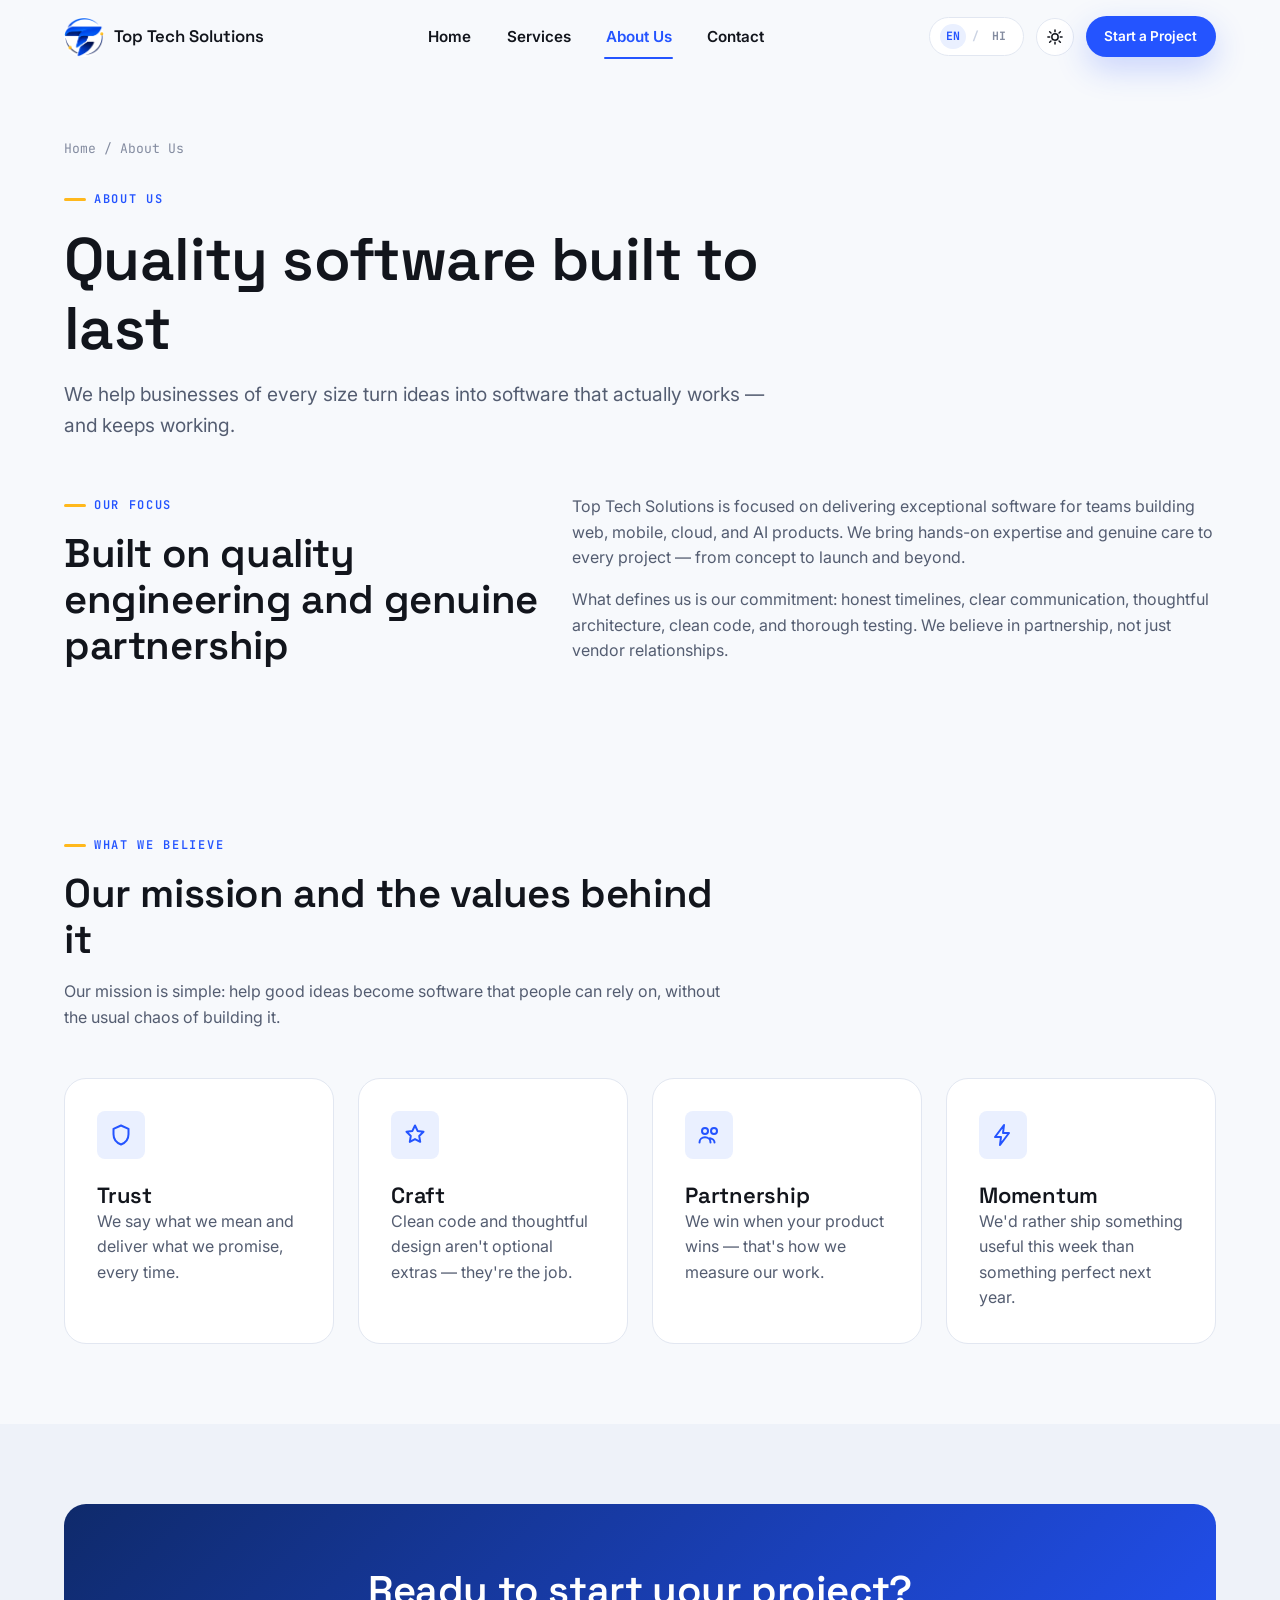
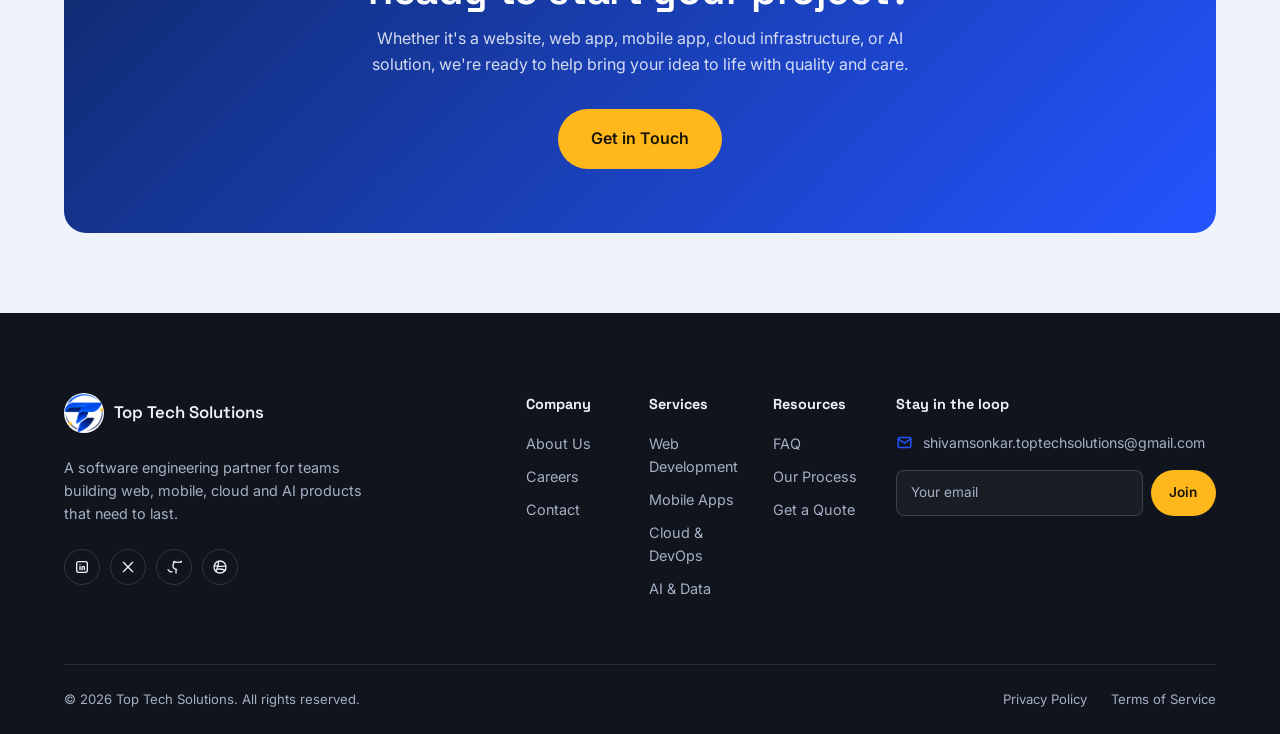
<file: about.html>
<!DOCTYPE html>
<html lang="en" data-theme="light">
<head>
<meta charset="UTF-8">
<script>(function(){try{if(localStorage.getItem('tts-theme')==='dark'){document.documentElement.setAttribute('data-theme','dark');}}catch(e){}})();</script>
<meta name="viewport" content="width=device-width, initial-scale=1.0">
<title>About Us — Top Tech Solutions</title>
<meta name="description" content="Meet the team and story behind Top Tech Solutions — a software engineering partner trusted by teams across 18 countries.">
<link rel="icon" type="image/png" sizes="32x32" href="assets/img/favicon-32.png">
<link rel="icon" type="image/png" sizes="48x48" href="assets/img/favicon-48.png">
<link rel="apple-touch-icon" href="assets/img/apple-touch-icon.png">
<meta name="theme-color" content="#2454FF">
<link rel="preconnect" href="https://fonts.googleapis.com">
<link rel="preconnect" href="https://fonts.gstatic.com" crossorigin>
<link href="https://fonts.googleapis.com/css2?family=Space+Grotesk:wght@500;600;700&family=Inter:wght@400;500;600;700&family=JetBrains+Mono:wght@600;700&family=Noto+Sans+Devanagari:wght@400;500;600;700&display=swap" rel="stylesheet">
<link rel="stylesheet" href="assets/css/styles.css?v=4">
</head>
<body>
<a href="#main" class="skip-link" data-en="Skip to content" data-hi="सीधे कंटेंट पर जाएं">Skip to content</a>

<header class="site-header" id="siteHeader">
  <div class="container header-inner">
    <div class="logo">
      <button type="button" class="logo-mark" id="logoZoom" aria-haspopup="dialog" aria-label="View the full logo" data-en-aria="View the full logo" data-hi-aria="पूरा लोगो देखें">
        <img src="assets/img/logo-emblem.png" alt="" width="40" height="40" decoding="async">
      </button>
      <a href="index.html" class="logo-text" data-en="Top Tech Solutions" data-hi="Top Tech Solutions">Top Tech Solutions</a>
    </div>
    <nav class="main-nav" id="mainNav" aria-label="Main">
      <ul class="nav-list">
        <li><a href="index.html" class="nav-link" data-en="Home" data-hi="होम">Home</a></li>
        <li><a href="services.html" class="nav-link" data-en="Services" data-hi="सर्विसेज़">Services</a></li>
        <!-- <li><a href="portfolio.html" class="nav-link" data-en="Portfolio" data-hi="पोर्टफोलियो">Portfolio</a></li> -->
        <li><a href="about.html" class="nav-link active" data-en="About Us" data-hi="हमारे बारे में">About Us</a></li>
        <li><a href="contact.html" class="nav-link" data-en="Contact" data-hi="संपर्क करें">Contact</a></li>
      </ul>
      <div class="nav-cta-mobile">
        <a href="contact.html" class="btn btn-primary btn-block" data-en="Start a Project" data-hi="प्रोजेक्ट शुरू करें">Start a Project</a>
      </div>
    </nav>
    <div class="header-actions">
      <button class="lang-toggle" id="langToggle" type="button" aria-label="Switch language / भाषा बदलें">
        <span class="lang-option lang-en active" data-lang="en">EN</span>
        <span class="lang-sep">/</span>
        <span class="lang-option lang-hi" data-lang="hi">HI</span>
      </button>
      <button class="theme-toggle" id="themeToggle" type="button" aria-label="Toggle dark mode" aria-pressed="false">
        <svg class="icon-sun" viewBox="0 0 24 24" fill="none" stroke="currentColor" stroke-width="2" stroke-linecap="round"><circle cx="12" cy="12" r="4.2"></circle><path d="M12 2.5v2.4M12 19v2.4M4.9 4.9l1.7 1.7M17.4 17.4l1.7 1.7M2.5 12h2.4M19 12h2.4M4.9 19l1.7-1.7M17.4 6.6l1.7-1.7"></path></svg>
        <svg class="icon-moon" viewBox="0 0 24 24" fill="none" stroke="currentColor" stroke-width="2" stroke-linecap="round" stroke-linejoin="round"><path d="M20 14.5A8.5 8.5 0 1 1 9.5 4a6.8 6.8 0 0 0 10.5 10.5z"></path></svg>
      </button>
      <a href="contact.html" class="btn btn-primary btn-sm header-cta" data-en="Start a Project" data-hi="प्रोजेक्ट शुरू करें">Start a Project</a>
      <button class="menu-toggle" id="menuToggle" type="button" aria-label="Open menu" aria-expanded="false">
        <span></span><span></span><span></span>
      </button>
    </div>
  </div>
</header>

<!-- ============ LOGO LIGHTBOX ============ -->
<div class="logo-modal" id="logoModal" role="dialog" aria-modal="true" aria-labelledby="logoModalTitle" hidden>
  <div class="logo-modal-inner">
    <h2 class="sr-only" id="logoModalTitle" data-en="Top Tech Solutions logo" data-hi="Top Tech Solutions लोगो">Top Tech Solutions logo</h2>
    <button type="button" class="logo-modal-close" id="logoModalClose" aria-label="Close" data-en-aria="Close" data-hi-aria="बंद करें">
      <svg viewBox="0 0 24 24" fill="none" stroke="currentColor" stroke-width="2" stroke-linecap="round"><path d="M6 6l12 12M18 6L6 18"></path></svg>
    </button>
    <img src="assets/img/logo-master-yellow.png" alt="Top Tech Solutions full logo" width="1254" height="1254" decoding="async">
  </div>
</div>

<main id="main">
  <section class="page-hero">
    <div class="container">
      <div class="breadcrumb reveal">
        <a href="index.html" data-en="Home" data-hi="होम">Home</a>
        <span>/</span>
        <span data-en="About Us" data-hi="हमारे बारे में">About Us</span>
      </div>
      <span class="eyebrow reveal" data-en="About Us" data-hi="हमारे बारे में">About Us</span>
      <h1 class="reveal" data-en="Quality software built to last" data-hi="गुणवत्तापूर्ण सॉफ्टवेयर जो लंबे समय तक चले">Quality software built to last</h1>
      <p class="lead reveal" data-en="We help businesses of every size turn ideas into software that actually works — and keeps working." data-hi="हम हर आकार की कंपनियों को उनके आइडिया को ऐसे सॉफ्टवेयर में बदलने में मदद करते हैं, जो सच में काम करे — और आगे भी काम करता रहे।">We help businesses of every size turn ideas into software that actually works — and keeps working.</p>
    </div>
  </section>

  <!-- STORY -->
  <section class="section" style="padding-top:0">
    <div class="container why-grid">
      <div class="reveal">
        <span class="eyebrow" data-en="Our Focus" data-hi="हमारा ध्यान">Our Focus</span>
        <h2 data-en="Built on quality engineering and genuine partnership" data-hi="गुणवत्तापूर्ण इंजीनियरिंग और सच्ची साझेदारी पर आधारित">Built on quality engineering and genuine partnership</h2>
      </div>
      <div class="reveal">
        <p data-en="Top Tech Solutions is focused on delivering exceptional software for teams building web, mobile, cloud, and AI products. We bring hands-on expertise and genuine care to every project — from concept to launch and beyond." data-hi="Top Tech Solutions वेब, मोबाइल, क्लाउड और AI प्रोडक्ट्स बनाने वाली टीमों के लिए असाधारण सॉफ्टवेयर प्रदान करने पर ध्यान केंद्रित है। हम हर परियोजना में हाथों-हाथ विशेषज्ञता और सच्ची देखभाल लाते हैं।">Top Tech Solutions is focused on delivering exceptional software for teams building web, mobile, cloud, and AI products. We bring hands-on expertise and genuine care to every project — from concept to launch and beyond.</p>
        <p style="margin-top:16px" data-en="What defines us is our commitment: honest timelines, clear communication, thoughtful architecture, clean code, and thorough testing. We believe in partnership, not just vendor relationships." data-hi="जो हमें परिभाषित करता है वह है हमारी प्रतिबद्धता: सच्ची टाइमलाइन, साफ बातचीत, सोच-समझकर बना आर्किटेक्चर, साफ कोड, और गहन परीक्षण। हम साझेदारी में विश्वास करते हैं।">What defines us is our commitment: honest timelines, clear communication, thoughtful architecture, clean code, and thorough testing. We believe in partnership, not just vendor relationships.</p>
      </div>
    </div>
  </section>

  <!-- STATS (Commented out)
  <section class="section section-alt">
    <div class="container">
      <div class="stat-strip reveal">
        <div><span class="num">2013</span><span class="label" data-en="Founded" data-hi="स्थापना">Founded</span></div>
        <div><span class="num">150+</span><span class="label" data-en="Projects delivered" data-hi="पूरे किए प्रोजेक्ट">Projects delivered</span></div>
        <div><span class="num">40+</span><span class="label" data-en="Team members" data-hi="टीम के सदस्य">Team members</span></div>
        <div><span class="num">18</span><span class="label" data-en="Countries served" data-hi="देशों में सेवा">Countries served</span></div>
      </div>
    </div>
  </section>
  -->

  <!-- MISSION / VALUES -->
  <section class="section">
    <div class="container">
      <div class="section-head reveal">
        <span class="eyebrow" data-en="What We Believe" data-hi="हमारी सोच">What We Believe</span>
        <h2 data-en="Our mission and the values behind it" data-hi="हमारा मकसद और उसके पीछे की सोच">Our mission and the values behind it</h2>
        <p data-en="Our mission is simple: help good ideas become software that people can rely on, without the usual chaos of building it." data-hi="हमारा मकसद आसान है: अच्छे आइडिया को ऐसे सॉफ्टवेयर में बदलना जिस पर लोग भरोसा कर सकें, और वो भी बिना उस आम उलझन के जो आमतौर पर सॉफ्टवेयर बनाने में होती है।">Our mission is simple: help good ideas become software that people can rely on, without the usual chaos of building it.</p>
      </div>
      <div class="grid grid-4">
        <div class="card value-card reveal">
          <div class="icon-tile"><svg viewBox="0 0 24 24" fill="none" stroke="currentColor" stroke-width="2" stroke-linecap="round" stroke-linejoin="round"><path d="M12 2.5l7.5 3.4v5.4c0 5-3.2 8.6-7.5 10.2-4.3-1.6-7.5-5.2-7.5-10.2V5.9z"></path></svg></div>
          <h3 data-en="Trust" data-hi="भरोसा">Trust</h3>
          <p data-en="We say what we mean and deliver what we promise, every time." data-hi="हम जो कहते हैं वही करते हैं, और जो वादा करते हैं वो हर बार निभाते हैं।">We say what we mean and deliver what we promise, every time.</p>
        </div>
        <div class="card value-card reveal">
          <div class="icon-tile"><svg viewBox="0 0 24 24" fill="none" stroke="currentColor" stroke-width="2" stroke-linecap="round" stroke-linejoin="round"><path d="M12 2.5l2.6 5.4 5.9.85-4.3 4.2 1 5.9-5.2-2.8-5.2 2.8 1-5.9-4.3-4.2 5.9-.85z"></path></svg></div>
          <h3 data-en="Craft" data-hi="काम की गुणवत्ता">Craft</h3>
          <p data-en="Clean code and thoughtful design aren't optional extras — they're the job." data-hi="साफ कोड और सोच-समझकर बना डिज़ाइन कोई अतिरिक्त चीज़ नहीं, यही असली काम है।">Clean code and thoughtful design aren't optional extras — they're the job.</p>
        </div>
        <div class="card value-card reveal">
          <div class="icon-tile"><svg viewBox="0 0 24 24" fill="none" stroke="currentColor" stroke-width="2" stroke-linecap="round" stroke-linejoin="round"><circle cx="8" cy="8" r="3"></circle><circle cx="17" cy="8" r="3"></circle><path d="M2.5 19.5c0-3 2.5-5.2 5.5-5.2s5.5 2.2 5.5 5.2M13 15.2c2.5.4 4.5 2.3 4.5 4.3"></path></svg></div>
          <h3 data-en="Partnership" data-hi="साथ मिलकर काम">Partnership</h3>
          <p data-en="We win when your product wins — that's how we measure our work." data-hi="जब आपका प्रोडक्ट सफल होता है, तभी हम अपना काम सफल मानते हैं।">We win when your product wins — that's how we measure our work.</p>
        </div>
        <div class="card value-card reveal">
          <div class="icon-tile"><svg viewBox="0 0 24 24" fill="none" stroke="currentColor" stroke-width="2" stroke-linecap="round" stroke-linejoin="round"><path d="M13 2 4 14h6l-1 8 9-12h-6z"></path></svg></div>
          <h3 data-en="Momentum" data-hi="रफ्तार">Momentum</h3>
          <p data-en="We'd rather ship something useful this week than something perfect next year." data-hi="हम अगले साल कुछ 'परफेक्ट' बनाने से बेहतर, इसी हफ्ते कुछ काम की चीज़ बनाना पसंद करते हैं।">We'd rather ship something useful this week than something perfect next year.</p>
        </div>
      </div>
    </div>
  </section>

  <!-- TIMELINE (Commented out)
  <section class="section section-alt">
    <div class="container">
      <div class="section-head center reveal">
        <span class="eyebrow" data-en="Our Journey" data-hi="हमारा सफर">Our Journey</span>
        <h2 data-en="Milestones along the way" data-hi="रास्ते में आए अहम पड़ाव">Milestones along the way</h2>
      </div>
      <div class="timeline reveal" style="max-width:700px;margin-inline:auto">
        <div class="timeline-item">
          <span class="timeline-year">2013</span>
          <h3 data-en="Founded as a 3-person dev studio" data-hi="3 लोगों की डेव स्टूडियो के रूप में शुरुआत">Founded as a 3-person dev studio</h3>
          <p data-en="Started out building websites and small tools for local businesses." data-hi="लोकल बिज़नेस के लिए वेबसाइट और छोटे टूल्स बनाकर शुरुआत की।">Started out building websites and small tools for local businesses.</p>
        </div>
        <div class="timeline-item">
          <span class="timeline-year">2016</span>
          <h3 data-en="Opened our first office, crossed 25 projects" data-hi="पहला ऑफिस खोला, 25 प्रोजेक्ट पार किए">Opened our first office, crossed 25 projects</h3>
          <p data-en="Grew from freelance work into a registered engineering team." data-hi="फ्रीलांस काम से बढ़कर एक रजिस्टर्ड इंजीनियरिंग टीम बनी।">Grew from freelance work into a registered engineering team.</p>
        </div>
        <div class="timeline-item">
          <span class="timeline-year">2018</span>
          <h3 data-en="Launched dedicated mobile &amp; cloud practices" data-hi="मोबाइल और क्लाउड की अलग टीमें बनाईं">Launched dedicated mobile &amp; cloud practices</h3>
          <p data-en="Built specialist teams as client needs moved beyond the web." data-hi="जैसे-जैसे क्लाइंट्स की ज़रूरतें वेब से आगे बढ़ीं, हमने खास टीमें बनाईं।">Built specialist teams as client needs moved beyond the web.</p>
        </div>
        <div class="timeline-item">
          <span class="timeline-year">2020</span>
          <h3 data-en="Crossed 100 projects, team past 30" data-hi="100 प्रोजेक्ट पार किए, टीम 30 से ज़्यादा">Crossed 100 projects, team past 30</h3>
          <p data-en="Scaled up to support larger, longer-term enterprise engagements." data-hi="बड़े और लंबे समय के एंटरप्राइज़ प्रोजेक्ट्स संभालने के लिए टीम बड़ी की।">Scaled up to support larger, longer-term enterprise engagements.</p>
        </div>
        <div class="timeline-item">
          <span class="timeline-year">2023</span>
          <h3 data-en="Opened our AI &amp; Data Solutions practice" data-hi="AI और डेटा सॉल्यूशंस की टीम शुरू की">Opened our AI &amp; Data Solutions practice</h3>
          <p data-en="Began helping clients apply machine learning to real workflows." data-hi="क्लाइंट्स को उनके असली काम में मशीन लर्निंग लगाने में मदद करना शुरू किया।">Began helping clients apply machine learning to real workflows.</p>
        </div>
        <div class="timeline-item">
          <span class="timeline-year">2026</span>
          <h3 data-en="150+ projects, clients in 18 countries" data-hi="150+ प्रोजेक्ट, 18 देशों में क्लाइंट्स">150+ projects, clients in 18 countries</h3>
          <p data-en="Still growing, still hands-on with every single engagement." data-hi="अभी भी बढ़ रहे हैं, और हर प्रोजेक्ट में उतनी ही मेहनत से जुड़े हैं।">Still growing, still hands-on with every single engagement.</p>
        </div>
      </div>
    </div>
  </section>
  -->

  <!-- TEAM (Commented out)
  <section class="section">
    <div class="container">
      <div class="section-head center reveal">
        <span class="eyebrow" data-en="Leadership Team" data-hi="लीडरशिप टीम">Leadership Team</span>
        <h2 data-en="The people steering the work" data-hi="जो लोग इस काम को आगे ले जाते हैं">The people steering the work</h2>
      </div>
      <div class="grid grid-3">
        <div class="card team-card reveal">
          <div class="team-avatar">AM</div>
          <h3>Arjun Mehta</h3>
          <div class="team-role" data-en="Founder &amp; CEO" data-hi="फाउंडर और CEO">Founder &amp; CEO</div>
          <p class="bio" data-en="Leads company strategy and long-term client relationships." data-hi="कंपनी की रणनीति और लंबे समय के क्लाइंट रिश्तों को संभालते हैं।">Leads company strategy and long-term client relationships.</p>
        </div>
        <div class="card team-card reveal">
          <div class="team-avatar">PN</div>
          <h3>Priya Nair</h3>
          <div class="team-role" data-en="Co-founder &amp; CTO" data-hi="को-फाउंडर और CTO">Co-founder &amp; CTO</div>
          <p class="bio" data-en="Sets technical direction and engineering standards across teams." data-hi="टीमों में टेक्निकल दिशा और इंजीनियरिंग स्टैंडर्ड तय करती हैं।">Sets technical direction and engineering standards across teams.</p>
        </div>
        <div class="card team-card reveal">
          <div class="team-avatar">KM</div>
          <h3>Karan Malhotra</h3>
          <div class="team-role" data-en="Head of Engineering" data-hi="हेड ऑफ इंजीनियरिंग">Head of Engineering</div>
          <p class="bio" data-en="Oversees delivery across all active development sprints." data-hi="सभी चल रहे डेवलपमेंट स्प्रिंट्स की डिलीवरी देखते हैं।">Oversees delivery across all active development sprints.</p>
        </div>
        <div class="card team-card reveal">
          <div class="team-avatar">SK</div>
          <h3>Sneha Kapoor</h3>
          <div class="team-role" data-en="Head of Design" data-hi="हेड ऑफ डिज़ाइन">Head of Design</div>
          <p class="bio" data-en="Leads research and design across every client engagement." data-hi="हर क्लाइंट प्रोजेक्ट में रिसर्च और डिज़ाइन का काम संभालती हैं।">Leads research and design across every client engagement.</p>
        </div>
        <div class="card team-card reveal">
          <div class="team-avatar">VR</div>
          <h3>Vikram Rao</h3>
          <div class="team-role" data-en="Head of Cloud &amp; DevOps" data-hi="हेड ऑफ क्लाउड और डेवऑप्स">Head of Cloud &amp; DevOps</div>
          <p class="bio" data-en="Owns infrastructure reliability and release processes." data-hi="इंफ्रास्ट्रक्चर की भरोसेमंदी और रिलीज़ प्रोसेस संभालते हैं।">Owns infrastructure reliability and release processes.</p>
        </div>
        <div class="card team-card reveal">
          <div class="team-avatar">DR</div>
          <h3>Divya Reddy</h3>
          <div class="team-role" data-en="Head of Client Success" data-hi="हेड ऑफ क्लाइंट सक्सेस">Head of Client Success</div>
          <p class="bio" data-en="Makes sure every client engagement stays on track and on message." data-hi="हर क्लाइंट प्रोजेक्ट को सही रास्ते पर बनाए रखती हैं।">Makes sure every client engagement stays on track and on message.</p>
        </div>
      </div>
    </div>
  </section>
  -->

  <section class="section section-alt">
    <div class="container">
      <div class="cta-banner reveal">
        <h2 data-en="Ready to start your project?" data-hi="अपने प्रोजेक्ट को शुरू करने के लिए तैयार?">Ready to start your project?</h2>
        <p data-en="Whether it's a website, web app, mobile app, cloud infrastructure, or AI solution, we're ready to help bring your idea to life with quality and care." data-hi="चाहे वेबसाइट हो, वेब ऐप हो, मोबाइल ऐप हो, क्लाउड इंफ्रास्ट्रक्चर हो, या AI समाधान हो, हम आपके विचार को गुणवत्ता और देखभाल के साथ वास्तविकता में बदलने के लिए तैयार हैं।">Whether it's a website, web app, mobile app, cloud infrastructure, or AI solution, we're ready to help bring your idea to life with quality and care.</p>
        <div class="cta-actions">
          <a href="contact.html" class="btn btn-primary btn-lg" data-en="Get in Touch" data-hi="संपर्क करें">Get in Touch</a>
        </div>
      </div>
    </div>
  </section>
</main>

<footer class="site-footer">
  <div class="container">
    <div class="footer-top">
      <div class="footer-brand">
        <a href="index.html" class="logo">
          <span class="logo-mark"><img src="assets/img/logo-emblem.png" alt="" width="40" height="40" decoding="async"></span>
          <span class="logo-text" data-en="Top Tech Solutions" data-hi="Top Tech Solutions">Top Tech Solutions</span>
        </a>
        <p data-en="A software engineering partner for teams building web, mobile, cloud and AI products that need to last." data-hi="वेब, मोबाइल, क्लाउड और AI प्रोडक्ट बनाने वाली टीमों के लिए एक भरोसेमंद सॉफ्टवेयर पार्टनर।">A software engineering partner for teams building web, mobile, cloud and AI products that need to last.</p>
        <div class="social-row">
          <a href="#" aria-label="LinkedIn" data-en-aria="LinkedIn" data-hi-aria="लिंक्डइन"><svg viewBox="0 0 24 24" fill="none" stroke="currentColor" stroke-width="2" stroke-linecap="round" stroke-linejoin="round"><rect x="4" y="4" width="16" height="16" rx="3"></rect><path d="M9 11v5M9 8v.01M12 16v-3.2a1.8 1.8 0 0 1 3.6 0V16"></path></svg></a>
          <a href="#" aria-label="X (Twitter)" data-en-aria="X (Twitter)" data-hi-aria="X (ट्विटर)"><svg viewBox="0 0 24 24" fill="none" stroke="currentColor" stroke-width="2" stroke-linecap="round" stroke-linejoin="round"><path d="M5 5l14 14M19 5L5 19"></path></svg></a>
          <a href="#" aria-label="GitHub" data-en-aria="GitHub" data-hi-aria="गिटहब"><svg viewBox="0 0 24 24" fill="none" stroke="currentColor" stroke-width="2" stroke-linecap="round" stroke-linejoin="round"><path d="M9 19c-4.3 1.4-4.3-2.5-6-3m12 5v-3.4c0-1 .3-1.6.7-2-2.6-.3-5.3-1.3-5.3-5.7a4.5 4.5 0 0 1 1.2-3.1 4.2 4.2 0 0 1 .1-3s1-.3 3.3 1.2a11.3 11.3 0 0 1 6 0C23.3 3.5 24.3 3.8 24.3 3.8"></path></svg></a>
          <a href="#" aria-label="Dribbble" data-en-aria="Dribbble" data-hi-aria="ड्रिबल"><svg viewBox="0 0 24 24" fill="none" stroke="currentColor" stroke-width="2" stroke-linecap="round" stroke-linejoin="round"><circle cx="12" cy="12" r="9"></circle><path d="M4 10c4 1.2 12 1.2 16.5.3M6 19c2-4 4-9.5 4-15.5M20 17.5c-2.6-2-6.4-3-11-2.2"></path></svg></a>
        </div>
      </div>
      <div class="footer-cols">
        <div>
          <div class="footer-col-title" data-en="Company" data-hi="कंपनी">Company</div>
          <div class="footer-links">
            <a href="about.html" data-en="About Us" data-hi="हमारे बारे में">About Us</a>
            <!-- <a href="portfolio.html" data-en="Portfolio" data-hi="पोर्टफोलियो">Portfolio</a> -->
            <a href="contact.html" data-en="Careers" data-hi="करियर">Careers</a>
            <a href="contact.html" data-en="Contact" data-hi="संपर्क करें">Contact</a>
          </div>
        </div>
        <div>
          <div class="footer-col-title" data-en="Services" data-hi="सर्विसेज़">Services</div>
          <div class="footer-links">
            <a href="services.html#web" data-en="Web Development" data-hi="वेब डेवलपमेंट">Web Development</a>
            <a href="services.html#mobile" data-en="Mobile Apps" data-hi="मोबाइल ऐप्स">Mobile Apps</a>
            <a href="services.html#cloud" data-en="Cloud &amp; DevOps" data-hi="क्लाउड और डेवऑप्स">Cloud &amp; DevOps</a>
            <a href="services.html#ai" data-en="AI &amp; Data" data-hi="AI और डेटा">AI &amp; Data</a>
          </div>
        </div>
        <div>
          <div class="footer-col-title" data-en="Resources" data-hi="संसाधन">Resources</div>
          <div class="footer-links">
            <a href="index.html#faq" data-en="FAQ" data-hi="सवाल-जवाब">FAQ</a>
            <!-- <a href="portfolio.html" data-en="Case Studies" data-hi="केस स्टडी">Case Studies</a> -->
            <a href="index.html#process" data-en="Our Process" data-hi="हमारा तरीका">Our Process</a>
            <a href="contact.html" data-en="Get a Quote" data-hi="कोटेशन लें">Get a Quote</a>
          </div>
        </div>
        <div>
          <div class="footer-col-title" data-en="Stay in the loop" data-hi="जुड़े रहें">Stay in the loop</div>
          <div class="footer-contact-item">
            <svg viewBox="0 0 24 24" fill="none" stroke="currentColor" stroke-width="2" stroke-linecap="round" stroke-linejoin="round"><rect x="3" y="5" width="18" height="14" rx="2"></rect><path d="M3 7l9 6 9-6"></path></svg>
            <span>shivamsonkar.toptechsolutions@gmail.com</span>
          </div>
          <form class="newsletter-form">
            <label class="sr-only" for="footerEmail" data-en="Email address" data-hi="ईमेल पता">Email address</label>
            <input id="footerEmail" type="email" required data-en-placeholder="Your email" data-hi-placeholder="आपका ईमेल" placeholder="Your email">
            <button type="submit" class="btn btn-primary btn-sm" data-en="Join" data-hi="जुड़ें">Join</button>
          </form>
        </div>
      </div>
    </div>
    <div class="footer-bottom">
      <span>&copy; <span class="current-year">2026</span> <span data-en="Top Tech Solutions. All rights reserved." data-hi="Top Tech Solutions। सभी अधिकार सुरक्षित।">Top Tech Solutions. All rights reserved.</span></span>
      <div class="footer-bottom-links">
        <a href="#" data-en="Privacy Policy" data-hi="प्राइवेसी पॉलिसी">Privacy Policy</a>
        <a href="#" data-en="Terms of Service" data-hi="सेवा शर्तें">Terms of Service</a>
      </div>
    </div>
  </div>
</footer>

<script src="assets/js/main.js?v=4"></script>
</body>
</html>
</file>
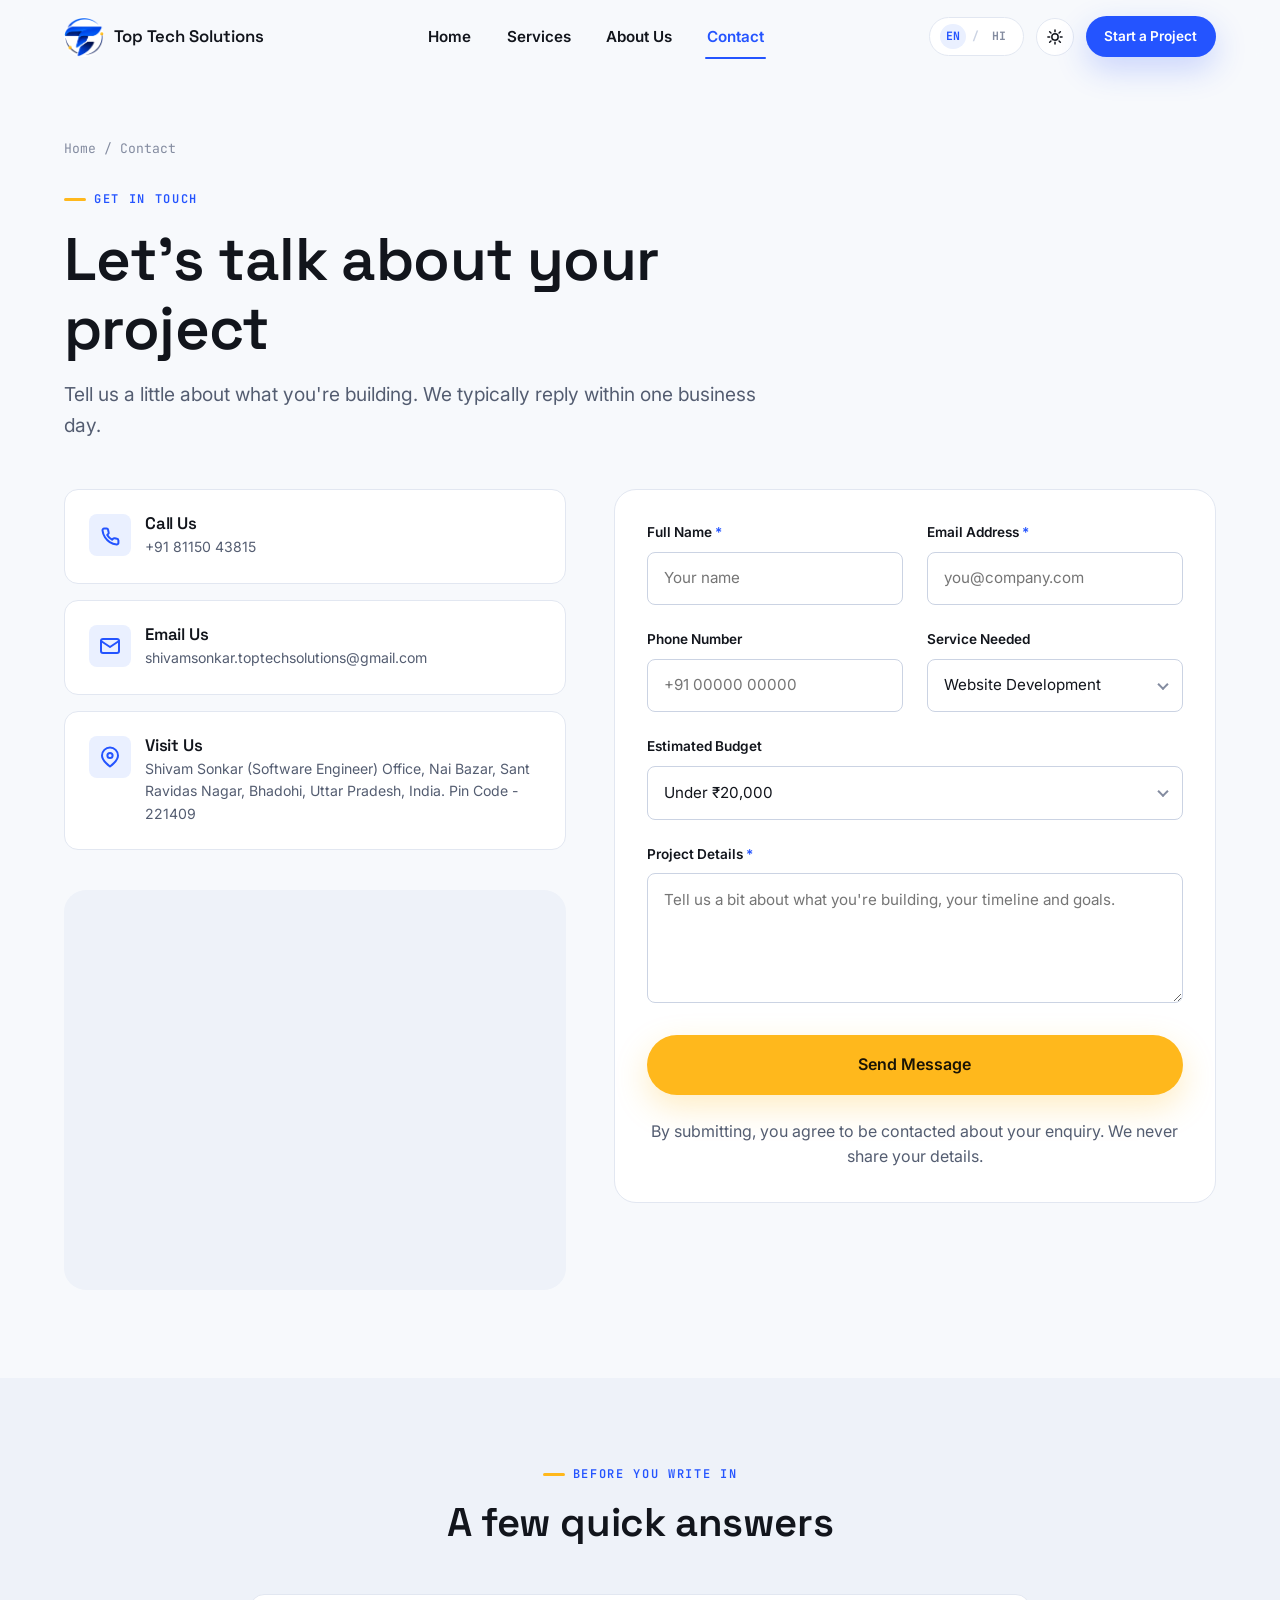
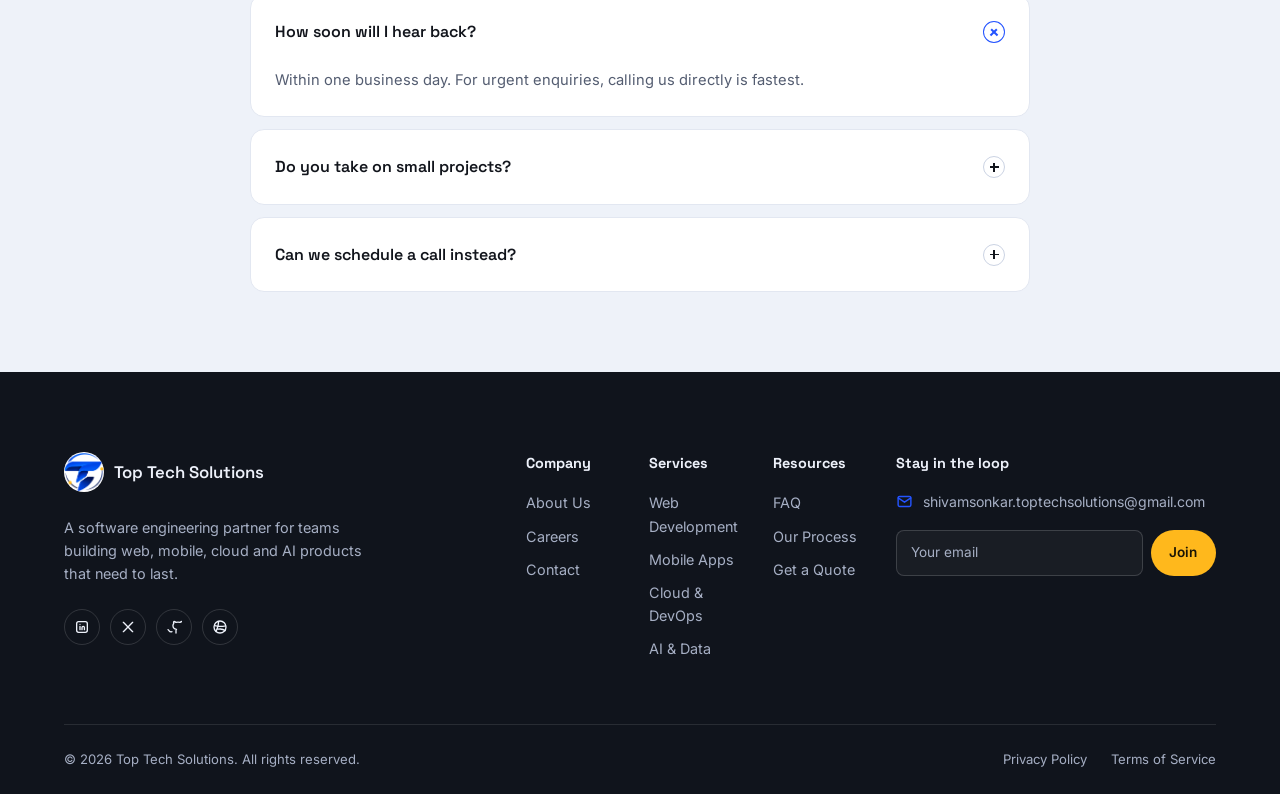
<file: contact.html>
<!DOCTYPE html>
<html lang="en" data-theme="light">
<head>
<meta charset="UTF-8">
<script>(function(){try{if(localStorage.getItem('tts-theme')==='dark'){document.documentElement.setAttribute('data-theme','dark');}}catch(e){}})();</script>
<meta name="viewport" content="width=device-width, initial-scale=1.0">
<title>Contact — Top Tech Solutions</title>
<meta name="description" content="Get in touch with Top Tech Solutions to start your web, mobile, cloud or AI project — we reply within one business day.">
<link rel="icon" type="image/png" sizes="32x32" href="assets/img/favicon-32.png">
<link rel="icon" type="image/png" sizes="48x48" href="assets/img/favicon-48.png">
<link rel="apple-touch-icon" href="assets/img/apple-touch-icon.png">
<meta name="theme-color" content="#2454FF">
<link rel="preconnect" href="https://fonts.googleapis.com">
<link rel="preconnect" href="https://fonts.gstatic.com" crossorigin>
<link href="https://fonts.googleapis.com/css2?family=Space+Grotesk:wght@500;600;700&family=Inter:wght@400;500;600;700&family=JetBrains+Mono:wght@600;700&family=Noto+Sans+Devanagari:wght@400;500;600;700&display=swap" rel="stylesheet">
<link rel="stylesheet" href="assets/css/styles.css?v=4">
</head>
<body>
<a href="#main" class="skip-link" data-en="Skip to content" data-hi="सीधे कंटेंट पर जाएं">Skip to content</a>

<header class="site-header" id="siteHeader">
  <div class="container header-inner">
    <div class="logo">
      <button type="button" class="logo-mark" id="logoZoom" aria-haspopup="dialog" aria-label="View the full logo" data-en-aria="View the full logo" data-hi-aria="पूरा लोगो देखें">
        <img src="assets/img/logo-emblem.png" alt="" width="40" height="40" decoding="async">
      </button>
      <a href="index.html" class="logo-text" data-en="Top Tech Solutions" data-hi="Top Tech Solutions">Top Tech Solutions</a>
    </div>
    <nav class="main-nav" id="mainNav" aria-label="Main">
      <ul class="nav-list">
        <li><a href="index.html" class="nav-link" data-en="Home" data-hi="होम">Home</a></li>
        <li><a href="services.html" class="nav-link" data-en="Services" data-hi="सर्विसेज़">Services</a></li>
        <!-- <li><a href="portfolio.html" class="nav-link" data-en="Portfolio" data-hi="पोर्टफोलियो">Portfolio</a></li> -->
        <li><a href="about.html" class="nav-link" data-en="About Us" data-hi="हमारे बारे में">About Us</a></li>
        <li><a href="contact.html" class="nav-link active" data-en="Contact" data-hi="संपर्क करें">Contact</a></li>
      </ul>
      <div class="nav-cta-mobile">
        <a href="contact.html" class="btn btn-primary btn-block" data-en="Start a Project" data-hi="प्रोजेक्ट शुरू करें">Start a Project</a>
      </div>
    </nav>
    <div class="header-actions">
      <button class="lang-toggle" id="langToggle" type="button" aria-label="Switch language / भाषा बदलें">
        <span class="lang-option lang-en active" data-lang="en">EN</span>
        <span class="lang-sep">/</span>
        <span class="lang-option lang-hi" data-lang="hi">HI</span>
      </button>
      <button class="theme-toggle" id="themeToggle" type="button" aria-label="Toggle dark mode" aria-pressed="false">
        <svg class="icon-sun" viewBox="0 0 24 24" fill="none" stroke="currentColor" stroke-width="2" stroke-linecap="round"><circle cx="12" cy="12" r="4.2"></circle><path d="M12 2.5v2.4M12 19v2.4M4.9 4.9l1.7 1.7M17.4 17.4l1.7 1.7M2.5 12h2.4M19 12h2.4M4.9 19l1.7-1.7M17.4 6.6l1.7-1.7"></path></svg>
        <svg class="icon-moon" viewBox="0 0 24 24" fill="none" stroke="currentColor" stroke-width="2" stroke-linecap="round" stroke-linejoin="round"><path d="M20 14.5A8.5 8.5 0 1 1 9.5 4a6.8 6.8 0 0 0 10.5 10.5z"></path></svg>
      </button>
      <a href="contact.html" class="btn btn-primary btn-sm header-cta" data-en="Start a Project" data-hi="प्रोजेक्ट शुरू करें">Start a Project</a>
      <button class="menu-toggle" id="menuToggle" type="button" aria-label="Open menu" aria-expanded="false">
        <span></span><span></span><span></span>
      </button>
    </div>
  </div>
</header>

<!-- ============ LOGO LIGHTBOX ============ -->
<div class="logo-modal" id="logoModal" role="dialog" aria-modal="true" aria-labelledby="logoModalTitle" hidden>
  <div class="logo-modal-inner">
    <h2 class="sr-only" id="logoModalTitle" data-en="Top Tech Solutions logo" data-hi="Top Tech Solutions लोगो">Top Tech Solutions logo</h2>
    <button type="button" class="logo-modal-close" id="logoModalClose" aria-label="Close" data-en-aria="Close" data-hi-aria="बंद करें">
      <svg viewBox="0 0 24 24" fill="none" stroke="currentColor" stroke-width="2" stroke-linecap="round"><path d="M6 6l12 12M18 6L6 18"></path></svg>
    </button>
    <img src="assets/img/logo-master-yellow.png" alt="Top Tech Solutions full logo" width="1254" height="1254" decoding="async">
  </div>
</div>

<main id="main">
  <section class="page-hero">
    <div class="container">
      <div class="breadcrumb reveal">
        <a href="index.html" data-en="Home" data-hi="होम">Home</a>
        <span>/</span>
        <span data-en="Contact" data-hi="संपर्क करें">Contact</span>
      </div>
      <span class="eyebrow reveal" data-en="Get in Touch" data-hi="संपर्क करें">Get in Touch</span>
      <h1 class="reveal" data-en="Let's talk about your project" data-hi="चलिए आपके प्रोजेक्ट के बारे में बात करते हैं">Let's talk about your project</h1>
      <p class="lead reveal" data-en="Tell us a little about what you're building. We typically reply within one business day." data-hi="बताइए आप क्या बनाना चाहते हैं। हम आमतौर पर एक कामकाजी दिन के अंदर जवाब देते हैं।">Tell us a little about what you're building. We typically reply within one business day.</p>
    </div>
  </section>

  <section class="section" style="padding-top:0">
    <div class="container contact-layout">

      <!-- CONTACT INFO -->
      <div class="reveal">
        <div class="contact-info-card">
          <div class="icon-tile">
            <svg viewBox="0 0 24 24" fill="none" stroke="currentColor" stroke-width="2" stroke-linecap="round" stroke-linejoin="round"><path d="M20.4 17.5v2.4a1.6 1.6 0 0 1-1.75 1.6 15.9 15.9 0 0 1-6.9-2.45 15.6 15.6 0 0 1-4.8-4.8A15.9 15.9 0 0 1 4.5 7.35 1.6 1.6 0 0 1 6.1 5.6h2.4a1.6 1.6 0 0 1 1.6 1.38c.1.77.28 1.52.53 2.24a1.6 1.6 0 0 1-.4 1.68l-1 1a12.8 12.8 0 0 0 4.8 4.8l1-1a1.6 1.6 0 0 1 1.68-.4c.72.25 1.47.43 2.24.53a1.6 1.6 0 0 1 1.38 1.62z"></path></svg>
          </div>
          <div>
            <h4 data-en="Call Us" data-hi="कॉल करें">Call Us</h4>
            <p>+91 81150 43815</p>
          </div>
        </div>
        <div class="contact-info-card">
          <div class="icon-tile">
            <svg viewBox="0 0 24 24" fill="none" stroke="currentColor" stroke-width="2" stroke-linecap="round" stroke-linejoin="round"><rect x="3" y="5" width="18" height="14" rx="2"></rect><path d="M3 7l9 6 9-6"></path></svg>
          </div>
          <div>
            <h4 data-en="Email Us" data-hi="ईमेल करें">Email Us</h4>
            <p>shivamsonkar.toptechsolutions@gmail.com</p>
          </div>
        </div>
        <div class="contact-info-card">
          <div class="icon-tile">
            <svg viewBox="0 0 24 24" fill="none" stroke="currentColor" stroke-width="2" stroke-linecap="round" stroke-linejoin="round"><path d="M20 10.5c0 5.5-8 11-8 11s-8-5.5-8-11a8 8 0 0 1 16 0z"></path><circle cx="12" cy="10.5" r="2.6"></circle></svg>
          </div>
          <div>
            <h4 data-en="Visit Us" data-hi="ऑफिस आएं">Visit Us</h4>
            <p data-en="Shivam Sonkar (Software Engineer) Office, Nai Bazar, Sant Ravidas Nagar, Bhadohi, Uttar Pradesh, India. Pin Code - 221409" data-hi="शिवम सोनकर (सॉफ्टवेयर इंजीनियर) ऑफिस, नई बाज़ार, संत रविदास नगर, भदोही, उत्तर प्रदेश, भारत। पिन कोड - 221409">Shivam Sonkar (Software Engineer) Office, Nai Bazar, Sant Ravidas Nagar, Bhadohi, Uttar Pradesh, India. Pin Code - 221409</p>
          </div>
        </div>
        <!-- COMMENTED OUT - Office Hours Panel
        <div class="contact-info-card">
          <div class="icon-tile">
            <svg viewBox="0 0 24 24" fill="none" stroke="currentColor" stroke-width="2" stroke-linecap="round" stroke-linejoin="round"><circle cx="12" cy="12" r="9"></circle><path d="M12 7v5l3.3 2"></path></svg>
          </div>
          <div>
            <h4 data-en="Office Hours" data-hi="ऑफिस टाइमिंग">Office Hours</h4>
            <p data-en="Mon–Fri, 9:00 AM–6:00 PM IST" data-hi="सोम–शुक्र, सुबह 9 से शाम 6 बजे तक (IST)">Mon–Fri, 9:00 AM–6:00 PM IST</p>
          </div>
        </div>
        -->

        <iframe class="map-mock" src="https://www.google.com/maps/embed?pb=!1m18!1m12!1m3!1d3616.5284287899316!2d82.50770761533813!3d24.809045884856516!2m3!1f0!2f0!3f0!3m2!1i1024!2i768!4f13.1!3m3!1m2!1s0x3985330b0b0b0b0b%3A0x0b0b0b0b0b0b0b0b!2sNai%20Bazar%2C%20Sant%20Ravidas%20Nagar%2C%20Bhadohi%2C%20Uttar%20Pradesh%20221409!5e0!3m2!1sen!2sin!4v1692547823456" width="100%" height="400" style="border:0;" allowfullscreen="" loading="lazy" referrerpolicy="no-referrer-when-downgrade"></iframe>
      </div>

      <!-- CONTACT FORM -->
      <div class="card reveal">
        <div class="form-success" id="formSuccess">
          <svg viewBox="0 0 24 24" fill="none" stroke="currentColor" stroke-width="2.4" stroke-linecap="round" stroke-linejoin="round"><path d="M20 6L9 17l-5-5"></path></svg>
          <span data-en="Thanks! Your message has been sent — we'll be in touch soon." data-hi="धन्यवाद! आपका मैसेज भेज दिया गया है — हम जल्द ही संपर्क करेंगे।">Thanks! Your message has been sent — we'll be in touch soon.</span>
        </div>

        <div class="form-error" id="formError">
          <svg viewBox="0 0 24 24" fill="none" stroke="currentColor" stroke-width="2.4" stroke-linecap="round" stroke-linejoin="round"><circle cx="12" cy="12" r="9"></circle><path d="M12 7.5v5M12 16.2v.01"></path></svg>
          <span data-en="Sorry — the message couldn't be sent. Please email us directly at shivamsonkar.toptechsolutions@gmail.com" data-hi="माफ़ करें — मैसेज नहीं भेजा जा सका। कृपया सीधे shivamsonkar.toptechsolutions@gmail.com पर ईमेल करें।">Sorry — the message couldn't be sent. Please email us directly at shivamsonkar.toptechsolutions@gmail.com</span>
        </div>

        <form id="contactForm" novalidate>
          <!-- Web3Forms delivers submissions by email; no backend needed. The access
               key is public by design (it only permits posting to this one inbox). -->
          <input type="hidden" name="access_key" value="c2c91fdb-8cc3-4e37-9c96-c4dba5d2e9d7">
          <input type="hidden" name="subject" value="New enquiry from toptechsolutions.in">
          <input type="hidden" name="from_name" value="Top Tech Solutions website">
          <!-- Honeypot: bots fill this, humans never see it. -->
          <input type="checkbox" name="botcheck" tabindex="-1" autocomplete="off" style="display:none" aria-hidden="true">

          <div class="form-grid">
            <div class="form-row-2">
              <div class="field">
                <label for="name" data-en="Full Name" data-hi="पूरा नाम">Full Name<span class="req"> *</span></label>
                <input type="text" id="name" name="name" data-required data-en-placeholder="Your name" data-hi-placeholder="आपका नाम" placeholder="Your name">
                <span class="error-msg" data-en="Please enter your name." data-hi="कृपया अपना नाम लिखें।">Please enter your name.</span>
              </div>
              <div class="field">
                <label for="email" data-en="Email Address" data-hi="ईमेल पता">Email Address<span class="req"> *</span></label>
                <input type="email" id="email" name="email" data-required data-en-placeholder="you@company.com" data-hi-placeholder="you@company.com" placeholder="you@company.com">
                <span class="error-msg" data-en="Please enter a valid email." data-hi="कृपया सही ईमेल पता लिखें।">Please enter a valid email.</span>
              </div>
            </div>

            <div class="form-row-2">
              <div class="field">
                <label for="phone" data-en="Phone Number" data-hi="फ़ोन नंबर">Phone Number</label>
                <input type="tel" id="phone" name="phone" data-en-placeholder="+91 00000 00000" data-hi-placeholder="+91 00000 00000" placeholder="+91 00000 00000">
              </div>
              <div class="field">
                <label for="service" data-en="Service Needed" data-hi="कौन-सी सर्विस चाहिए">Service Needed</label>
                <div class="select-wrap">
                  <select id="service" name="service">
                    <option value="website" data-en="Website Development" data-hi="वेबसाइट डेवलपमेंट">Website Development</option>
                    <option value="web" data-en="Web App Development" data-hi="वेब ऐप डेवलपमेंट">Web App Development</option>
                    <option value="mobile" data-en="Mobile App Development" data-hi="मोबाइल ऐप डेवलपमेंट">Mobile App Development</option>
                    <option value="cloud" data-en="Cloud &amp; DevOps" data-hi="क्लाउड और डेवऑप्स">Cloud &amp; DevOps</option>
                    <option value="design" data-en="UI/UX Design" data-hi="UI/UX डिज़ाइन">UI/UX Design</option>
                    <option value="ai" data-en="AI &amp; Data Solutions" data-hi="AI और डेटा सॉल्यूशंस">AI &amp; Data Solutions</option>
                    <option value="consulting" data-en="Enterprise &amp; IT Consulting" data-hi="एंटरप्राइज़ और IT कंसल्टिंग">Enterprise &amp; IT Consulting</option>
                    <option value="other" data-en="Something Else" data-hi="कुछ और">Something Else</option>
                  </select>
                </div>
              </div>
            </div>

            <div class="field">
              <label for="budget" data-en="Estimated Budget" data-hi="अनुमानित बजट">Estimated Budget</label>
              <div class="select-wrap">
                <select id="budget" name="budget">
                  <option data-en="Under ₹20,000" data-hi="₹20,000 से कम">Under ₹20,000</option>
                  <option data-en="₹20,000 – ₹50,000" data-hi="₹20,000 – ₹50,000">₹20,000 – ₹50,000</option>
                  <option data-en="₹50,000 – ₹150,000" data-hi="₹50,000 – ₹150,000">₹50,000 – ₹150,000</option>
                  <option data-en="₹150,000 – ₹250,000" data-hi="₹150,000 – ₹250,000">₹150,000 – ₹250,000</option>
                  <option data-en="₹250,000 – ₹500,000" data-hi="₹250,000 – ₹500,000">₹250,000 – ₹500,000</option>
                  <option data-en="₹500,000+" data-hi="₹500,000 से ज़्यादा">₹500,000+</option>
                  <option data-en="Not sure yet" data-hi="अभी तय नहीं है">Not sure yet</option>
                </select>
              </div>
            </div>

            <div class="field">
              <label for="message" data-en="Project Details" data-hi="प्रोजेक्ट की जानकारी">Project Details<span class="req"> *</span></label>
              <textarea id="message" name="message" data-required data-en-placeholder="Tell us a bit about what you're building, your timeline and goals." data-hi-placeholder="बताइए आप क्या बनाना चाहते हैं, आपकी टाइमलाइन और लक्ष्य क्या हैं।" placeholder="Tell us a bit about what you're building, your timeline and goals."></textarea>
              <span class="error-msg" data-en="Please tell us a little about your project." data-hi="कृपया अपने प्रोजेक्ट के बारे में थोड़ा बताएं।">Please tell us a little about your project.</span>
            </div>

            <button type="submit" class="btn btn-accent btn-lg btn-block" data-en="Send Message" data-hi="मैसेज भेजें">Send Message</button>
            <p class="hint center" data-en="By submitting, you agree to be contacted about your enquiry. We never share your details." data-hi="भेजने का मतलब है कि आप अपनी पूछताछ को लेकर संपर्क किए जाने के लिए सहमत हैं। हम आपकी जानकारी कभी शेयर नहीं करते।">By submitting, you agree to be contacted about your enquiry. We never share your details.</p>
          </div>
        </form>
      </div>

    </div>
  </section>

  <!-- MINI FAQ -->
  <section class="section section-alt">
    <div class="container">
      <div class="section-head center reveal">
        <span class="eyebrow" data-en="Before You Write In" data-hi="मैसेज भेजने से पहले">Before You Write In</span>
        <h2 data-en="A few quick answers" data-hi="कुछ छोटे-छोटे जवाब">A few quick answers</h2>
      </div>
      <div class="faq-list reveal">
        <details class="faq-item" open>
          <summary class="faq-question">
            <span data-en="How soon will I hear back?" data-hi="जवाब कब तक मिल जाएगा?">How soon will I hear back?</span>
            <span class="plus"></span>
          </summary>
          <p class="faq-answer" data-en="Within one business day. For urgent enquiries, calling us directly is fastest." data-hi="एक कामकाजी दिन के अंदर। अगर बात जल्दी करनी हो, तो सीधे कॉल करना सबसे तेज़ तरीका है।">Within one business day. For urgent enquiries, calling us directly is fastest.</p>
        </details>
        <details class="faq-item">
          <summary class="faq-question">
            <span data-en="Do you take on small projects?" data-hi="क्या आप छोटे प्रोजेक्ट भी लेते हैं?">Do you take on small projects?</span>
            <span class="plus"></span>
          </summary>
          <p class="faq-answer" data-en="Yes — we work with early-stage startups as well as large enterprises. Tell us your scope and we'll advise honestly." data-hi="हां — हम शुरुआती स्टार्टअप्स से लेकर बड़ी कंपनियों तक के साथ काम करते हैं। अपना स्कोप बताइए, हम ईमानदारी से सलाह देंगे।">Yes — we work with early-stage startups as well as large enterprises. Tell us your scope and we'll advise honestly.</p>
        </details>
        <details class="faq-item">
          <summary class="faq-question">
            <span data-en="Can we schedule a call instead?" data-hi="क्या हम मैसेज की जगह कॉल शेड्यूल कर सकते हैं?">Can we schedule a call instead?</span>
            <span class="plus"></span>
          </summary>
          <p class="faq-answer" data-en="Of course. Mention your preferred time in the message and we'll set one up." data-hi="बिल्कुल। मैसेज में अपना पसंदीदा समय बता दीजिए, हम कॉल सेट कर देंगे।">Of course. Mention your preferred time in the message and we'll set one up.</p>
        </details>
      </div>
    </div>
  </section>
</main>

<footer class="site-footer">
  <div class="container">
    <div class="footer-top">
      <div class="footer-brand">
        <a href="index.html" class="logo">
          <span class="logo-mark"><img src="assets/img/logo-emblem.png" alt="" width="40" height="40" decoding="async"></span>
          <span class="logo-text" data-en="Top Tech Solutions" data-hi="Top Tech Solutions">Top Tech Solutions</span>
        </a>
        <p data-en="A software engineering partner for teams building web, mobile, cloud and AI products that need to last." data-hi="वेब, मोबाइल, क्लाउड और AI प्रोडक्ट बनाने वाली टीमों के लिए एक भरोसेमंद सॉफ्टवेयर पार्टनर।">A software engineering partner for teams building web, mobile, cloud and AI products that need to last.</p>
        <div class="social-row">
          <a href="#" aria-label="LinkedIn" data-en-aria="LinkedIn" data-hi-aria="लिंक्डइन"><svg viewBox="0 0 24 24" fill="none" stroke="currentColor" stroke-width="2" stroke-linecap="round" stroke-linejoin="round"><rect x="4" y="4" width="16" height="16" rx="3"></rect><path d="M9 11v5M9 8v.01M12 16v-3.2a1.8 1.8 0 0 1 3.6 0V16"></path></svg></a>
          <a href="#" aria-label="X (Twitter)" data-en-aria="X (Twitter)" data-hi-aria="X (ट्विटर)"><svg viewBox="0 0 24 24" fill="none" stroke="currentColor" stroke-width="2" stroke-linecap="round" stroke-linejoin="round"><path d="M5 5l14 14M19 5L5 19"></path></svg></a>
          <a href="#" aria-label="GitHub" data-en-aria="GitHub" data-hi-aria="गिटहब"><svg viewBox="0 0 24 24" fill="none" stroke="currentColor" stroke-width="2" stroke-linecap="round" stroke-linejoin="round"><path d="M9 19c-4.3 1.4-4.3-2.5-6-3m12 5v-3.4c0-1 .3-1.6.7-2-2.6-.3-5.3-1.3-5.3-5.7a4.5 4.5 0 0 1 1.2-3.1 4.2 4.2 0 0 1 .1-3s1-.3 3.3 1.2a11.3 11.3 0 0 1 6 0C23.3 3.5 24.3 3.8 24.3 3.8"></path></svg></a>
          <a href="#" aria-label="Dribbble" data-en-aria="Dribbble" data-hi-aria="ड्रिबल"><svg viewBox="0 0 24 24" fill="none" stroke="currentColor" stroke-width="2" stroke-linecap="round" stroke-linejoin="round"><circle cx="12" cy="12" r="9"></circle><path d="M4 10c4 1.2 12 1.2 16.5.3M6 19c2-4 4-9.5 4-15.5M20 17.5c-2.6-2-6.4-3-11-2.2"></path></svg></a>
        </div>
      </div>
      <div class="footer-cols">
        <div>
          <div class="footer-col-title" data-en="Company" data-hi="कंपनी">Company</div>
          <div class="footer-links">
            <a href="about.html" data-en="About Us" data-hi="हमारे बारे में">About Us</a>
            <!-- <a href="portfolio.html" data-en="Portfolio" data-hi="पोर्टफोलियो">Portfolio</a> -->
            <a href="contact.html" data-en="Careers" data-hi="करियर">Careers</a>
            <a href="contact.html" data-en="Contact" data-hi="संपर्क करें">Contact</a>
          </div>
        </div>
        <div>
          <div class="footer-col-title" data-en="Services" data-hi="सर्विसेज़">Services</div>
          <div class="footer-links">
            <a href="services.html#web" data-en="Web Development" data-hi="वेब डेवलपमेंट">Web Development</a>
            <a href="services.html#mobile" data-en="Mobile Apps" data-hi="मोबाइल ऐप्स">Mobile Apps</a>
            <a href="services.html#cloud" data-en="Cloud &amp; DevOps" data-hi="क्लाउड और डेवऑप्स">Cloud &amp; DevOps</a>
            <a href="services.html#ai" data-en="AI &amp; Data" data-hi="AI और डेटा">AI &amp; Data</a>
          </div>
        </div>
        <div>
          <div class="footer-col-title" data-en="Resources" data-hi="संसाधन">Resources</div>
          <div class="footer-links">
            <a href="index.html#faq" data-en="FAQ" data-hi="सवाल-जवाब">FAQ</a>
            <!-- <a href="portfolio.html" data-en="Case Studies" data-hi="केस स्टडी">Case Studies</a> -->
            <a href="index.html#process" data-en="Our Process" data-hi="हमारा तरीका">Our Process</a>
            <a href="contact.html" data-en="Get a Quote" data-hi="कोटेशन लें">Get a Quote</a>
          </div>
        </div>
        <div>
          <div class="footer-col-title" data-en="Stay in the loop" data-hi="जुड़े रहें">Stay in the loop</div>
          <div class="footer-contact-item">
            <svg viewBox="0 0 24 24" fill="none" stroke="currentColor" stroke-width="2" stroke-linecap="round" stroke-linejoin="round"><rect x="3" y="5" width="18" height="14" rx="2"></rect><path d="M3 7l9 6 9-6"></path></svg>
            <span>shivamsonkar.toptechsolutions@gmail.com</span>
          </div>
          <form class="newsletter-form">
            <label class="sr-only" for="footerEmail2" data-en="Email address" data-hi="ईमेल पता">Email address</label>
            <input id="footerEmail2" type="email" required data-en-placeholder="Your email" data-hi-placeholder="आपका ईमेल" placeholder="Your email">
            <button type="submit" class="btn btn-primary btn-sm" data-en="Join" data-hi="जुड़ें">Join</button>
          </form>
        </div>
      </div>
    </div>
    <div class="footer-bottom">
      <span>&copy; <span class="current-year">2026</span> <span data-en="Top Tech Solutions. All rights reserved." data-hi="Top Tech Solutions। सभी अधिकार सुरक्षित।">Top Tech Solutions. All rights reserved.</span></span>
      <div class="footer-bottom-links">
        <a href="#" data-en="Privacy Policy" data-hi="प्राइवेसी पॉलिसी">Privacy Policy</a>
        <a href="#" data-en="Terms of Service" data-hi="सेवा शर्तें">Terms of Service</a>
      </div>
    </div>
  </div>
</footer>

<script src="assets/js/main.js?v=4"></script>
</body>
</html>
</file>
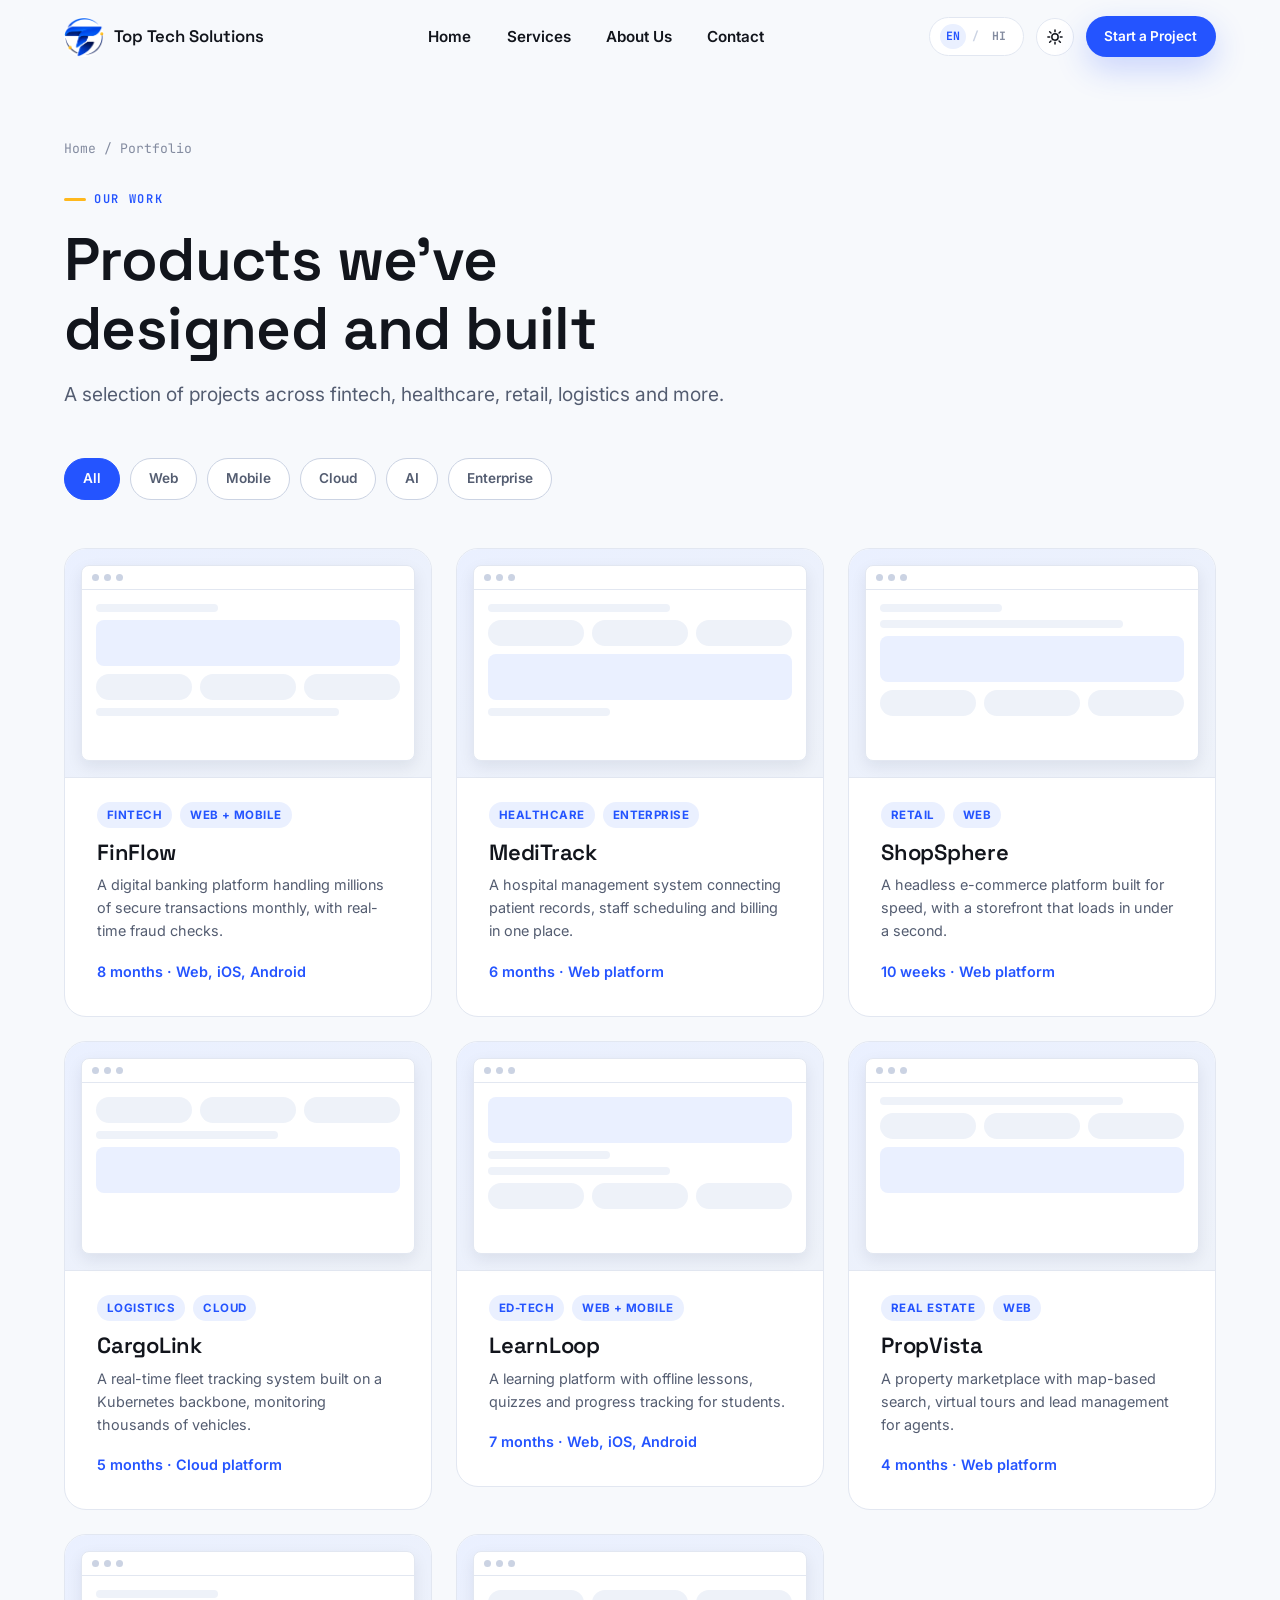
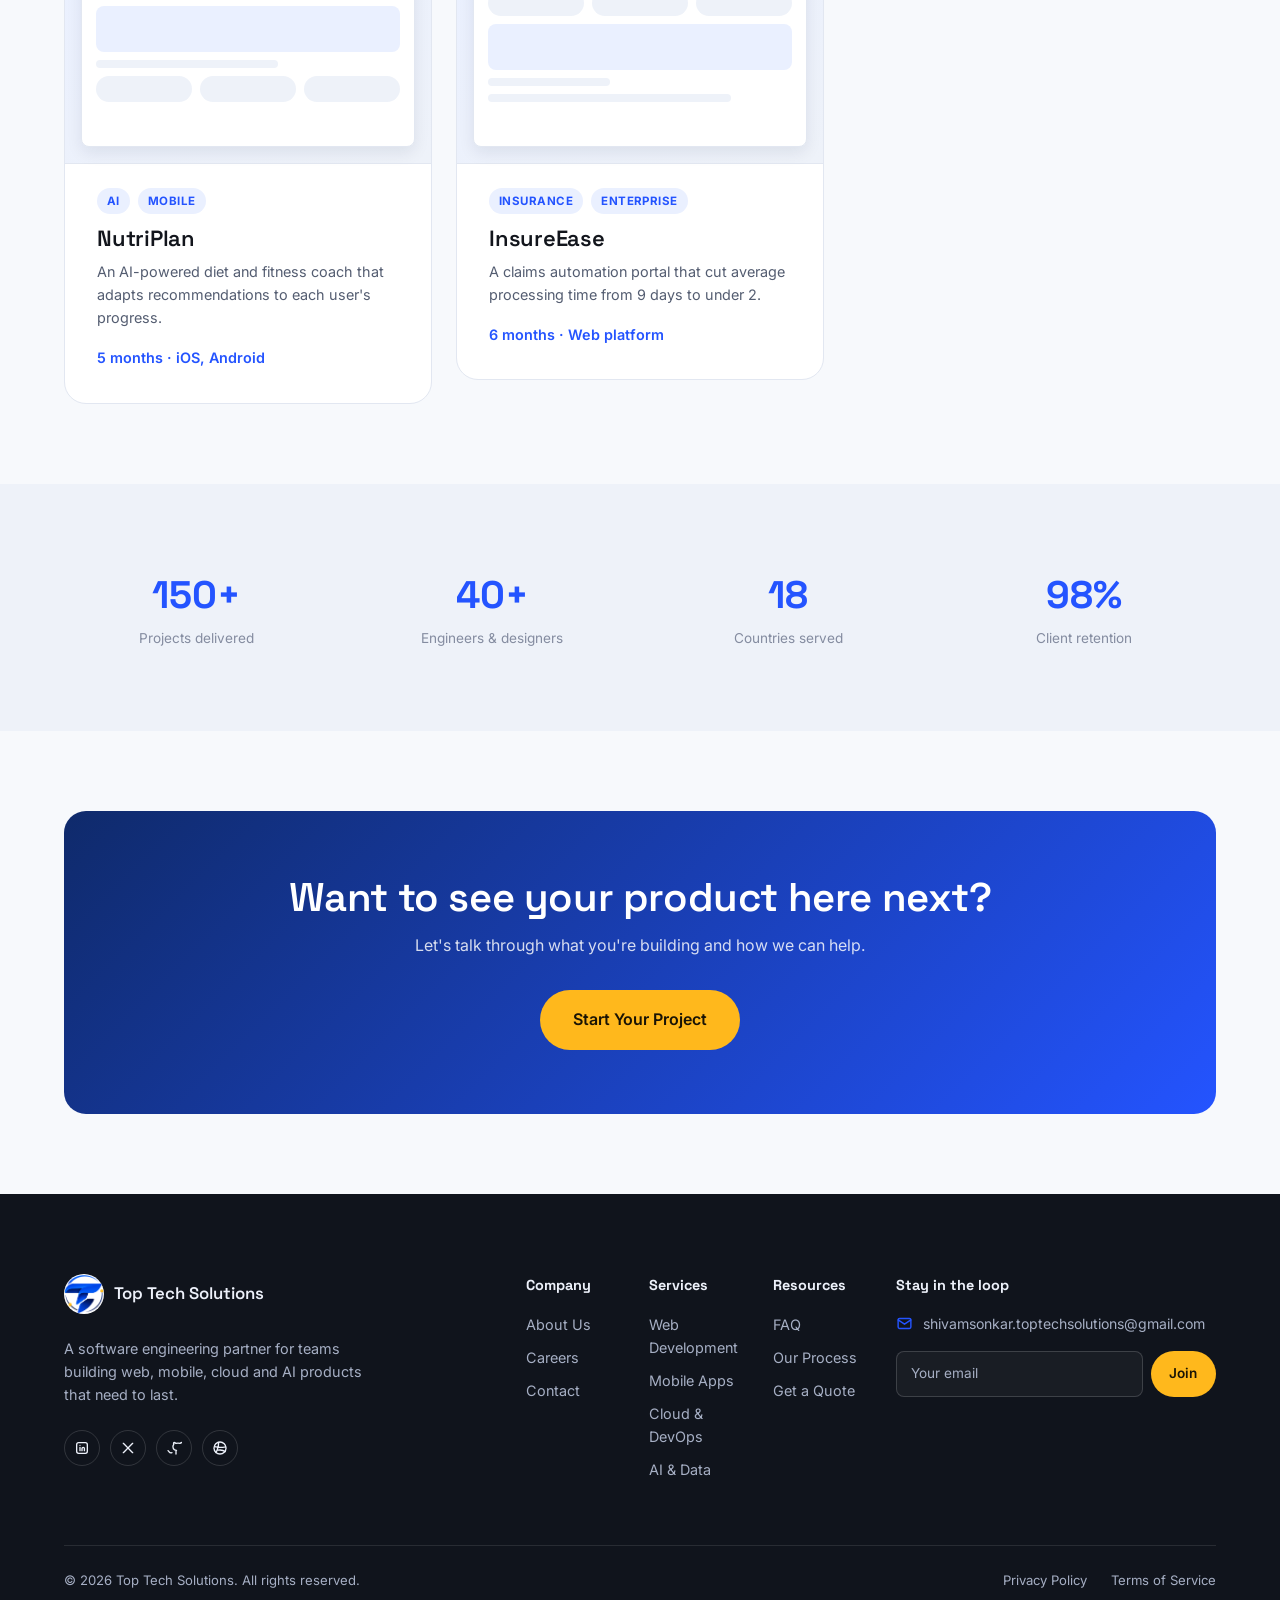
<file: portfolio.html>
<!DOCTYPE html>
<html lang="en" data-theme="light">
<head>
<meta charset="UTF-8">
<script>(function(){try{if(localStorage.getItem('tts-theme')==='dark'){document.documentElement.setAttribute('data-theme','dark');}}catch(e){}})();</script>
<meta name="viewport" content="width=device-width, initial-scale=1.0">
<title>Portfolio — Top Tech Solutions</title>
<meta name="description" content="A selection of web, mobile, cloud and AI products designed and built by Top Tech Solutions.">
<link rel="icon" type="image/png" sizes="32x32" href="assets/img/favicon-32.png">
<link rel="icon" type="image/png" sizes="48x48" href="assets/img/favicon-48.png">
<link rel="apple-touch-icon" href="assets/img/apple-touch-icon.png">
<meta name="theme-color" content="#2454FF">
<link rel="preconnect" href="https://fonts.googleapis.com">
<link rel="preconnect" href="https://fonts.gstatic.com" crossorigin>
<link href="https://fonts.googleapis.com/css2?family=Space+Grotesk:wght@500;600;700&family=Inter:wght@400;500;600;700&family=JetBrains+Mono:wght@600;700&family=Noto+Sans+Devanagari:wght@400;500;600;700&display=swap" rel="stylesheet">
<link rel="stylesheet" href="assets/css/styles.css?v=4">
</head>
<body>
<a href="#main" class="skip-link" data-en="Skip to content" data-hi="सीधे कंटेंट पर जाएं">Skip to content</a>

<header class="site-header" id="siteHeader">
  <div class="container header-inner">
    <div class="logo">
      <button type="button" class="logo-mark" id="logoZoom" aria-haspopup="dialog" aria-label="View the full logo" data-en-aria="View the full logo" data-hi-aria="पूरा लोगो देखें">
        <img src="assets/img/logo-emblem.png" alt="" width="40" height="40" decoding="async">
      </button>
      <a href="index.html" class="logo-text" data-en="Top Tech Solutions" data-hi="Top Tech Solutions">Top Tech Solutions</a>
    </div>
    <nav class="main-nav" id="mainNav" aria-label="Main">
      <ul class="nav-list">
        <li><a href="index.html" class="nav-link" data-en="Home" data-hi="होम">Home</a></li>
        <li><a href="services.html" class="nav-link" data-en="Services" data-hi="सर्विसेज़">Services</a></li>
        <!-- <li><a href="portfolio.html" class="nav-link active" data-en="Portfolio" data-hi="पोर्टफोलियो">Portfolio</a></li> -->
        <li><a href="about.html" class="nav-link" data-en="About Us" data-hi="हमारे बारे में">About Us</a></li>
        <li><a href="contact.html" class="nav-link" data-en="Contact" data-hi="संपर्क करें">Contact</a></li>
      </ul>
      <div class="nav-cta-mobile">
        <a href="contact.html" class="btn btn-primary btn-block" data-en="Start a Project" data-hi="प्रोजेक्ट शुरू करें">Start a Project</a>
      </div>
    </nav>
    <div class="header-actions">
      <button class="lang-toggle" id="langToggle" type="button" aria-label="Switch language / भाषा बदलें">
        <span class="lang-option lang-en active" data-lang="en">EN</span>
        <span class="lang-sep">/</span>
        <span class="lang-option lang-hi" data-lang="hi">HI</span>
      </button>
      <button class="theme-toggle" id="themeToggle" type="button" aria-label="Toggle dark mode" aria-pressed="false">
        <svg class="icon-sun" viewBox="0 0 24 24" fill="none" stroke="currentColor" stroke-width="2" stroke-linecap="round"><circle cx="12" cy="12" r="4.2"></circle><path d="M12 2.5v2.4M12 19v2.4M4.9 4.9l1.7 1.7M17.4 17.4l1.7 1.7M2.5 12h2.4M19 12h2.4M4.9 19l1.7-1.7M17.4 6.6l1.7-1.7"></path></svg>
        <svg class="icon-moon" viewBox="0 0 24 24" fill="none" stroke="currentColor" stroke-width="2" stroke-linecap="round" stroke-linejoin="round"><path d="M20 14.5A8.5 8.5 0 1 1 9.5 4a6.8 6.8 0 0 0 10.5 10.5z"></path></svg>
      </button>
      <a href="contact.html" class="btn btn-primary btn-sm header-cta" data-en="Start a Project" data-hi="प्रोजेक्ट शुरू करें">Start a Project</a>
      <button class="menu-toggle" id="menuToggle" type="button" aria-label="Open menu" aria-expanded="false">
        <span></span><span></span><span></span>
      </button>
    </div>
  </div>
</header>

<!-- ============ LOGO LIGHTBOX ============ -->
<div class="logo-modal" id="logoModal" role="dialog" aria-modal="true" aria-labelledby="logoModalTitle" hidden>
  <div class="logo-modal-inner">
    <h2 class="sr-only" id="logoModalTitle" data-en="Top Tech Solutions logo" data-hi="Top Tech Solutions लोगो">Top Tech Solutions logo</h2>
    <button type="button" class="logo-modal-close" id="logoModalClose" aria-label="Close" data-en-aria="Close" data-hi-aria="बंद करें">
      <svg viewBox="0 0 24 24" fill="none" stroke="currentColor" stroke-width="2" stroke-linecap="round"><path d="M6 6l12 12M18 6L6 18"></path></svg>
    </button>
    <img src="assets/img/logo-master-yellow.png" alt="Top Tech Solutions full logo" width="1254" height="1254" decoding="async">
  </div>
</div>

<main id="main">
  <section class="page-hero">
    <div class="container">
      <div class="breadcrumb reveal">
        <a href="index.html" data-en="Home" data-hi="होम">Home</a>
        <span>/</span>
        <span data-en="Portfolio" data-hi="पोर्टफोलियो">Portfolio</span>
      </div>
      <span class="eyebrow reveal" data-en="Our Work" data-hi="हमारा काम">Our Work</span>
      <h1 class="reveal" data-en="Products we've designed and built" data-hi="प्रोडक्ट्स जो हमने डिज़ाइन और तैयार किए">Products we've designed and built</h1>
      <p class="lead reveal" data-en="A selection of projects across fintech, healthcare, retail, logistics and more." data-hi="फिनटेक, हेल्थकेयर, रिटेल, लॉजिस्टिक्स और कई और क्षेत्रों में किए गए प्रोजेक्ट्स की एक झलक।">A selection of projects across fintech, healthcare, retail, logistics and more.</p>
    </div>
  </section>

  <section class="section" style="padding-top:0">
    <div class="container">
      <div class="filter-tabs reveal">
        <button class="filter-tab active" data-filter="all" data-en="All" data-hi="सभी">All</button>
        <button class="filter-tab" data-filter="web" data-en="Web" data-hi="वेब">Web</button>
        <button class="filter-tab" data-filter="mobile" data-en="Mobile" data-hi="मोबाइल">Mobile</button>
        <button class="filter-tab" data-filter="cloud" data-en="Cloud" data-hi="क्लाउड">Cloud</button>
        <button class="filter-tab" data-filter="ai" data-en="AI" data-hi="AI">AI</button>
        <button class="filter-tab" data-filter="enterprise" data-en="Enterprise" data-hi="एंटरप्राइज़">Enterprise</button>
      </div>

      <div class="grid grid-3">

        <div class="project-item reveal" data-category="web" id="finflow">
          <div class="card project-card">
            <div class="project-mock">
              <div class="mock-window"><div class="mock-bar"><span></span><span></span><span></span></div>
                <div class="mock-body"><div class="mock-line w40"></div><div class="mock-block"></div><div class="mock-grid"><div class="mock-chip"></div><div class="mock-chip"></div><div class="mock-chip"></div></div><div class="mock-line w80"></div></div>
              </div>
            </div>
            <div class="project-body">
              <div class="project-tags"><span class="tag-pill" data-en="Fintech" data-hi="फिनटेक">Fintech</span><span class="tag-pill" data-en="Web + Mobile" data-hi="वेब + मोबाइल">Web + Mobile</span></div>
              <h3>FinFlow</h3>
              <p data-en="A digital banking platform handling millions of secure transactions monthly, with real-time fraud checks." data-hi="एक डिजिटल बैंकिंग प्लेटफॉर्म, जो हर महीने लाखों सुरक्षित लेन-देन संभालता है और रियल-टाइम में फ्रॉड चेक करता है।">A digital banking platform handling millions of secure transactions monthly, with real-time fraud checks.</p>
              <span class="card-link" style="cursor:default"><span data-en="8 months · Web, iOS, Android" data-hi="8 महीने · वेब, iOS, Android">8 months · Web, iOS, Android</span></span>
            </div>
          </div>
        </div>

        <div class="project-item reveal" data-category="enterprise" id="meditrack">
          <div class="card project-card">
            <div class="project-mock">
              <div class="mock-window"><div class="mock-bar"><span></span><span></span><span></span></div>
                <div class="mock-body"><div class="mock-line w60"></div><div class="mock-grid"><div class="mock-chip"></div><div class="mock-chip"></div><div class="mock-chip"></div></div><div class="mock-block"></div><div class="mock-line w40"></div></div>
              </div>
            </div>
            <div class="project-body">
              <div class="project-tags"><span class="tag-pill" data-en="Healthcare" data-hi="हेल्थकेयर">Healthcare</span><span class="tag-pill" data-en="Enterprise" data-hi="एंटरप्राइज़">Enterprise</span></div>
              <h3>MediTrack</h3>
              <p data-en="A hospital management system connecting patient records, staff scheduling and billing in one place." data-hi="एक हॉस्पिटल मैनेजमेंट सिस्टम, जो मरीज़ों के रिकॉर्ड, स्टाफ शेड्यूल और बिलिंग को एक जगह जोड़ता है।">A hospital management system connecting patient records, staff scheduling and billing in one place.</p>
              <span class="card-link" style="cursor:default"><span data-en="6 months · Web platform" data-hi="6 महीने · वेब प्लेटफॉर्म">6 months · Web platform</span></span>
            </div>
          </div>
        </div>

        <div class="project-item reveal" data-category="web" id="shopsphere">
          <div class="card project-card">
            <div class="project-mock">
              <div class="mock-window"><div class="mock-bar"><span></span><span></span><span></span></div>
                <div class="mock-body"><div class="mock-line w40"></div><div class="mock-line w80"></div><div class="mock-block"></div><div class="mock-grid"><div class="mock-chip"></div><div class="mock-chip"></div><div class="mock-chip"></div></div></div>
              </div>
            </div>
            <div class="project-body">
              <div class="project-tags"><span class="tag-pill" data-en="Retail" data-hi="रिटेल">Retail</span><span class="tag-pill" data-en="Web" data-hi="वेब">Web</span></div>
              <h3>ShopSphere</h3>
              <p data-en="A headless e-commerce platform built for speed, with a storefront that loads in under a second." data-hi="एक हेडलेस ई-कॉमर्स प्लेटफॉर्म, जिसका स्टोर एक सेकंड से भी कम में लोड हो जाता है।">A headless e-commerce platform built for speed, with a storefront that loads in under a second.</p>
              <span class="card-link" style="cursor:default"><span data-en="10 weeks · Web platform" data-hi="10 हफ्ते · वेब प्लेटफॉर्म">10 weeks · Web platform</span></span>
            </div>
          </div>
        </div>

        <div class="project-item reveal" data-category="cloud" id="cargolink">
          <div class="card project-card">
            <div class="project-mock">
              <div class="mock-window"><div class="mock-bar"><span></span><span></span><span></span></div>
                <div class="mock-body"><div class="mock-grid"><div class="mock-chip"></div><div class="mock-chip"></div><div class="mock-chip"></div></div><div class="mock-line w60"></div><div class="mock-block"></div></div>
              </div>
            </div>
            <div class="project-body">
              <div class="project-tags"><span class="tag-pill" data-en="Logistics" data-hi="लॉजिस्टिक्स">Logistics</span><span class="tag-pill" data-en="Cloud" data-hi="क्लाउड">Cloud</span></div>
              <h3>CargoLink</h3>
              <p data-en="A real-time fleet tracking system built on a Kubernetes backbone, monitoring thousands of vehicles." data-hi="Kubernetes पर बना एक रियल-टाइम फ्लीट ट्रैकिंग सिस्टम, जो हज़ारों गाड़ियों को ट्रैक करता है।">A real-time fleet tracking system built on a Kubernetes backbone, monitoring thousands of vehicles.</p>
              <span class="card-link" style="cursor:default"><span data-en="5 months · Cloud platform" data-hi="5 महीने · क्लाउड प्लेटफॉर्म">5 months · Cloud platform</span></span>
            </div>
          </div>
        </div>

        <div class="project-item reveal" data-category="mobile" id="learnloop">
          <div class="card project-card">
            <div class="project-mock">
              <div class="mock-window"><div class="mock-bar"><span></span><span></span><span></span></div>
                <div class="mock-body"><div class="mock-block"></div><div class="mock-line w40"></div><div class="mock-line w60"></div><div class="mock-grid"><div class="mock-chip"></div><div class="mock-chip"></div><div class="mock-chip"></div></div></div>
              </div>
            </div>
            <div class="project-body">
              <div class="project-tags"><span class="tag-pill" data-en="Ed-tech" data-hi="एड-टेक">Ed-tech</span><span class="tag-pill" data-en="Web + Mobile" data-hi="वेब + मोबाइल">Web + Mobile</span></div>
              <h3>LearnLoop</h3>
              <p data-en="A learning platform with offline lessons, quizzes and progress tracking for students." data-hi="एक लर्निंग प्लेटफॉर्म, जिसमें ऑफलाइन पाठ, क्विज़ और छात्रों की प्रगति ट्रैक करने की सुविधा है।">A learning platform with offline lessons, quizzes and progress tracking for students.</p>
              <span class="card-link" style="cursor:default"><span data-en="7 months · Web, iOS, Android" data-hi="7 महीने · वेब, iOS, Android">7 months · Web, iOS, Android</span></span>
            </div>
          </div>
        </div>

        <div class="project-item reveal" data-category="web" id="propvista">
          <div class="card project-card">
            <div class="project-mock">
              <div class="mock-window"><div class="mock-bar"><span></span><span></span><span></span></div>
                <div class="mock-body"><div class="mock-line w80"></div><div class="mock-grid"><div class="mock-chip"></div><div class="mock-chip"></div><div class="mock-chip"></div></div><div class="mock-block"></div></div>
              </div>
            </div>
            <div class="project-body">
              <div class="project-tags"><span class="tag-pill" data-en="Real Estate" data-hi="रियल एस्टेट">Real Estate</span><span class="tag-pill" data-en="Web" data-hi="वेब">Web</span></div>
              <h3>PropVista</h3>
              <p data-en="A property marketplace with map-based search, virtual tours and lead management for agents." data-hi="एक प्रॉपर्टी मार्केटप्लेस, जिसमें मैप पर सर्च, वर्चुअल टूर और एजेंट्स के लिए लीड मैनेजमेंट है।">A property marketplace with map-based search, virtual tours and lead management for agents.</p>
              <span class="card-link" style="cursor:default"><span data-en="4 months · Web platform" data-hi="4 महीने · वेब प्लेटफॉर्म">4 months · Web platform</span></span>
            </div>
          </div>
        </div>

        <div class="project-item reveal" data-category="ai" id="nutriplan">
          <div class="card project-card">
            <div class="project-mock">
              <div class="mock-window"><div class="mock-bar"><span></span><span></span><span></span></div>
                <div class="mock-body"><div class="mock-line w40"></div><div class="mock-block"></div><div class="mock-line w60"></div><div class="mock-grid"><div class="mock-chip"></div><div class="mock-chip"></div><div class="mock-chip"></div></div></div>
              </div>
            </div>
            <div class="project-body">
              <div class="project-tags"><span class="tag-pill" data-en="AI" data-hi="AI">AI</span><span class="tag-pill" data-en="Mobile" data-hi="मोबाइल">Mobile</span></div>
              <h3>NutriPlan</h3>
              <p data-en="An AI-powered diet and fitness coach that adapts recommendations to each user's progress." data-hi="एक AI डाइट और फिटनेस कोच ऐप, जो हर यूज़र की प्रगति के हिसाब से सुझाव देता है।">An AI-powered diet and fitness coach that adapts recommendations to each user's progress.</p>
              <span class="card-link" style="cursor:default"><span data-en="5 months · iOS, Android" data-hi="5 महीने · iOS, Android">5 months · iOS, Android</span></span>
            </div>
          </div>
        </div>

        <div class="project-item reveal" data-category="enterprise" id="insureease">
          <div class="card project-card">
            <div class="project-mock">
              <div class="mock-window"><div class="mock-bar"><span></span><span></span><span></span></div>
                <div class="mock-body"><div class="mock-grid"><div class="mock-chip"></div><div class="mock-chip"></div><div class="mock-chip"></div></div><div class="mock-block"></div><div class="mock-line w40"></div><div class="mock-line w80"></div></div>
              </div>
            </div>
            <div class="project-body">
              <div class="project-tags"><span class="tag-pill" data-en="Insurance" data-hi="इंश्योरेंस">Insurance</span><span class="tag-pill" data-en="Enterprise" data-hi="एंटरप्राइज़">Enterprise</span></div>
              <h3>InsureEase</h3>
              <p data-en="A claims automation portal that cut average processing time from 9 days to under 2." data-hi="एक क्लेम ऑटोमेशन पोर्टल, जिसने प्रोसेसिंग का औसत समय 9 दिन से घटाकर 2 दिन से भी कम कर दिया।">A claims automation portal that cut average processing time from 9 days to under 2.</p>
              <span class="card-link" style="cursor:default"><span data-en="6 months · Web platform" data-hi="6 महीने · वेब प्लेटफॉर्म">6 months · Web platform</span></span>
            </div>
          </div>
        </div>

      </div>
    </div>
  </section>

  <section class="section section-alt">
    <div class="container">
      <div class="stat-strip reveal">
        <div><span class="num">150+</span><span class="label" data-en="Projects delivered" data-hi="पूरे किए प्रोजेक्ट">Projects delivered</span></div>
        <div><span class="num">40+</span><span class="label" data-en="Engineers &amp; designers" data-hi="इंजीनियर और डिज़ाइनर">Engineers &amp; designers</span></div>
        <div><span class="num">18</span><span class="label" data-en="Countries served" data-hi="देशों में सेवा">Countries served</span></div>
        <div><span class="num">98%</span><span class="label" data-en="Client retention" data-hi="क्लाइंट रिटेंशन">Client retention</span></div>
      </div>
    </div>
  </section>

  <section class="section">
    <div class="container">
      <div class="cta-banner reveal">
        <h2 data-en="Want to see your product here next?" data-hi="अगली बारी आपके प्रोडक्ट की हो?">Want to see your product here next?</h2>
        <p data-en="Let's talk through what you're building and how we can help." data-hi="चलिए बात करते हैं कि आप क्या बना रहे हैं और हम कैसे मदद कर सकते हैं।">Let's talk through what you're building and how we can help.</p>
        <div class="cta-actions">
          <a href="contact.html" class="btn btn-primary btn-lg" data-en="Start Your Project" data-hi="प्रोजेक्ट शुरू करें">Start Your Project</a>
        </div>
      </div>
    </div>
  </section>
</main>

<footer class="site-footer">
  <div class="container">
    <div class="footer-top">
      <div class="footer-brand">
        <a href="index.html" class="logo">
          <span class="logo-mark"><img src="assets/img/logo-emblem.png" alt="" width="40" height="40" decoding="async"></span>
          <span class="logo-text" data-en="Top Tech Solutions" data-hi="Top Tech Solutions">Top Tech Solutions</span>
        </a>
        <p data-en="A software engineering partner for teams building web, mobile, cloud and AI products that need to last." data-hi="वेब, मोबाइल, क्लाउड और AI प्रोडक्ट बनाने वाली टीमों के लिए एक भरोसेमंद सॉफ्टवेयर पार्टनर।">A software engineering partner for teams building web, mobile, cloud and AI products that need to last.</p>
        <div class="social-row">
          <a href="#" aria-label="LinkedIn" data-en-aria="LinkedIn" data-hi-aria="लिंक्डइन"><svg viewBox="0 0 24 24" fill="none" stroke="currentColor" stroke-width="2" stroke-linecap="round" stroke-linejoin="round"><rect x="4" y="4" width="16" height="16" rx="3"></rect><path d="M9 11v5M9 8v.01M12 16v-3.2a1.8 1.8 0 0 1 3.6 0V16"></path></svg></a>
          <a href="#" aria-label="X (Twitter)" data-en-aria="X (Twitter)" data-hi-aria="X (ट्विटर)"><svg viewBox="0 0 24 24" fill="none" stroke="currentColor" stroke-width="2" stroke-linecap="round" stroke-linejoin="round"><path d="M5 5l14 14M19 5L5 19"></path></svg></a>
          <a href="#" aria-label="GitHub" data-en-aria="GitHub" data-hi-aria="गिटहब"><svg viewBox="0 0 24 24" fill="none" stroke="currentColor" stroke-width="2" stroke-linecap="round" stroke-linejoin="round"><path d="M9 19c-4.3 1.4-4.3-2.5-6-3m12 5v-3.4c0-1 .3-1.6.7-2-2.6-.3-5.3-1.3-5.3-5.7a4.5 4.5 0 0 1 1.2-3.1 4.2 4.2 0 0 1 .1-3s1-.3 3.3 1.2a11.3 11.3 0 0 1 6 0C23.3 3.5 24.3 3.8 24.3 3.8"></path></svg></a>
          <a href="#" aria-label="Dribbble" data-en-aria="Dribbble" data-hi-aria="ड्रिबल"><svg viewBox="0 0 24 24" fill="none" stroke="currentColor" stroke-width="2" stroke-linecap="round" stroke-linejoin="round"><circle cx="12" cy="12" r="9"></circle><path d="M4 10c4 1.2 12 1.2 16.5.3M6 19c2-4 4-9.5 4-15.5M20 17.5c-2.6-2-6.4-3-11-2.2"></path></svg></a>
        </div>
      </div>
      <div class="footer-cols">
        <div>
          <div class="footer-col-title" data-en="Company" data-hi="कंपनी">Company</div>
          <div class="footer-links">
            <a href="about.html" data-en="About Us" data-hi="हमारे बारे में">About Us</a>
            <!-- <a href="portfolio.html" data-en="Portfolio" data-hi="पोर्टफोलियो">Portfolio</a> -->
            <a href="contact.html" data-en="Careers" data-hi="करियर">Careers</a>
            <a href="contact.html" data-en="Contact" data-hi="संपर्क करें">Contact</a>
          </div>
        </div>
        <div>
          <div class="footer-col-title" data-en="Services" data-hi="सर्विसेज़">Services</div>
          <div class="footer-links">
            <a href="services.html#web" data-en="Web Development" data-hi="वेब डेवलपमेंट">Web Development</a>
            <a href="services.html#mobile" data-en="Mobile Apps" data-hi="मोबाइल ऐप्स">Mobile Apps</a>
            <a href="services.html#cloud" data-en="Cloud &amp; DevOps" data-hi="क्लाउड और डेवऑप्स">Cloud &amp; DevOps</a>
            <a href="services.html#ai" data-en="AI &amp; Data" data-hi="AI और डेटा">AI &amp; Data</a>
          </div>
        </div>
        <div>
          <div class="footer-col-title" data-en="Resources" data-hi="संसाधन">Resources</div>
          <div class="footer-links">
            <a href="index.html#faq" data-en="FAQ" data-hi="सवाल-जवाब">FAQ</a>
            <!-- <a href="portfolio.html" data-en="Case Studies" data-hi="केस स्टडी">Case Studies</a> -->
            <a href="index.html#process" data-en="Our Process" data-hi="हमारा तरीका">Our Process</a>
            <a href="contact.html" data-en="Get a Quote" data-hi="कोटेशन लें">Get a Quote</a>
          </div>
        </div>
        <div>
          <div class="footer-col-title" data-en="Stay in the loop" data-hi="जुड़े रहें">Stay in the loop</div>
          <div class="footer-contact-item">
            <svg viewBox="0 0 24 24" fill="none" stroke="currentColor" stroke-width="2" stroke-linecap="round" stroke-linejoin="round"><rect x="3" y="5" width="18" height="14" rx="2"></rect><path d="M3 7l9 6 9-6"></path></svg>
            <span>shivamsonkar.toptechsolutions@gmail.com</span>
          </div>
          <form class="newsletter-form">
            <label class="sr-only" for="footerEmail" data-en="Email address" data-hi="ईमेल पता">Email address</label>
            <input id="footerEmail" type="email" required data-en-placeholder="Your email" data-hi-placeholder="आपका ईमेल" placeholder="Your email">
            <button type="submit" class="btn btn-primary btn-sm" data-en="Join" data-hi="जुड़ें">Join</button>
          </form>
        </div>
      </div>
    </div>
    <div class="footer-bottom">
      <span>&copy; <span class="current-year">2026</span> <span data-en="Top Tech Solutions. All rights reserved." data-hi="Top Tech Solutions। सभी अधिकार सुरक्षित।">Top Tech Solutions. All rights reserved.</span></span>
      <div class="footer-bottom-links">
        <a href="#" data-en="Privacy Policy" data-hi="प्राइवेसी पॉलिसी">Privacy Policy</a>
        <a href="#" data-en="Terms of Service" data-hi="सेवा शर्तें">Terms of Service</a>
      </div>
    </div>
  </div>
</footer>

<script src="assets/js/main.js?v=4"></script>
</body>
</html>
</file>
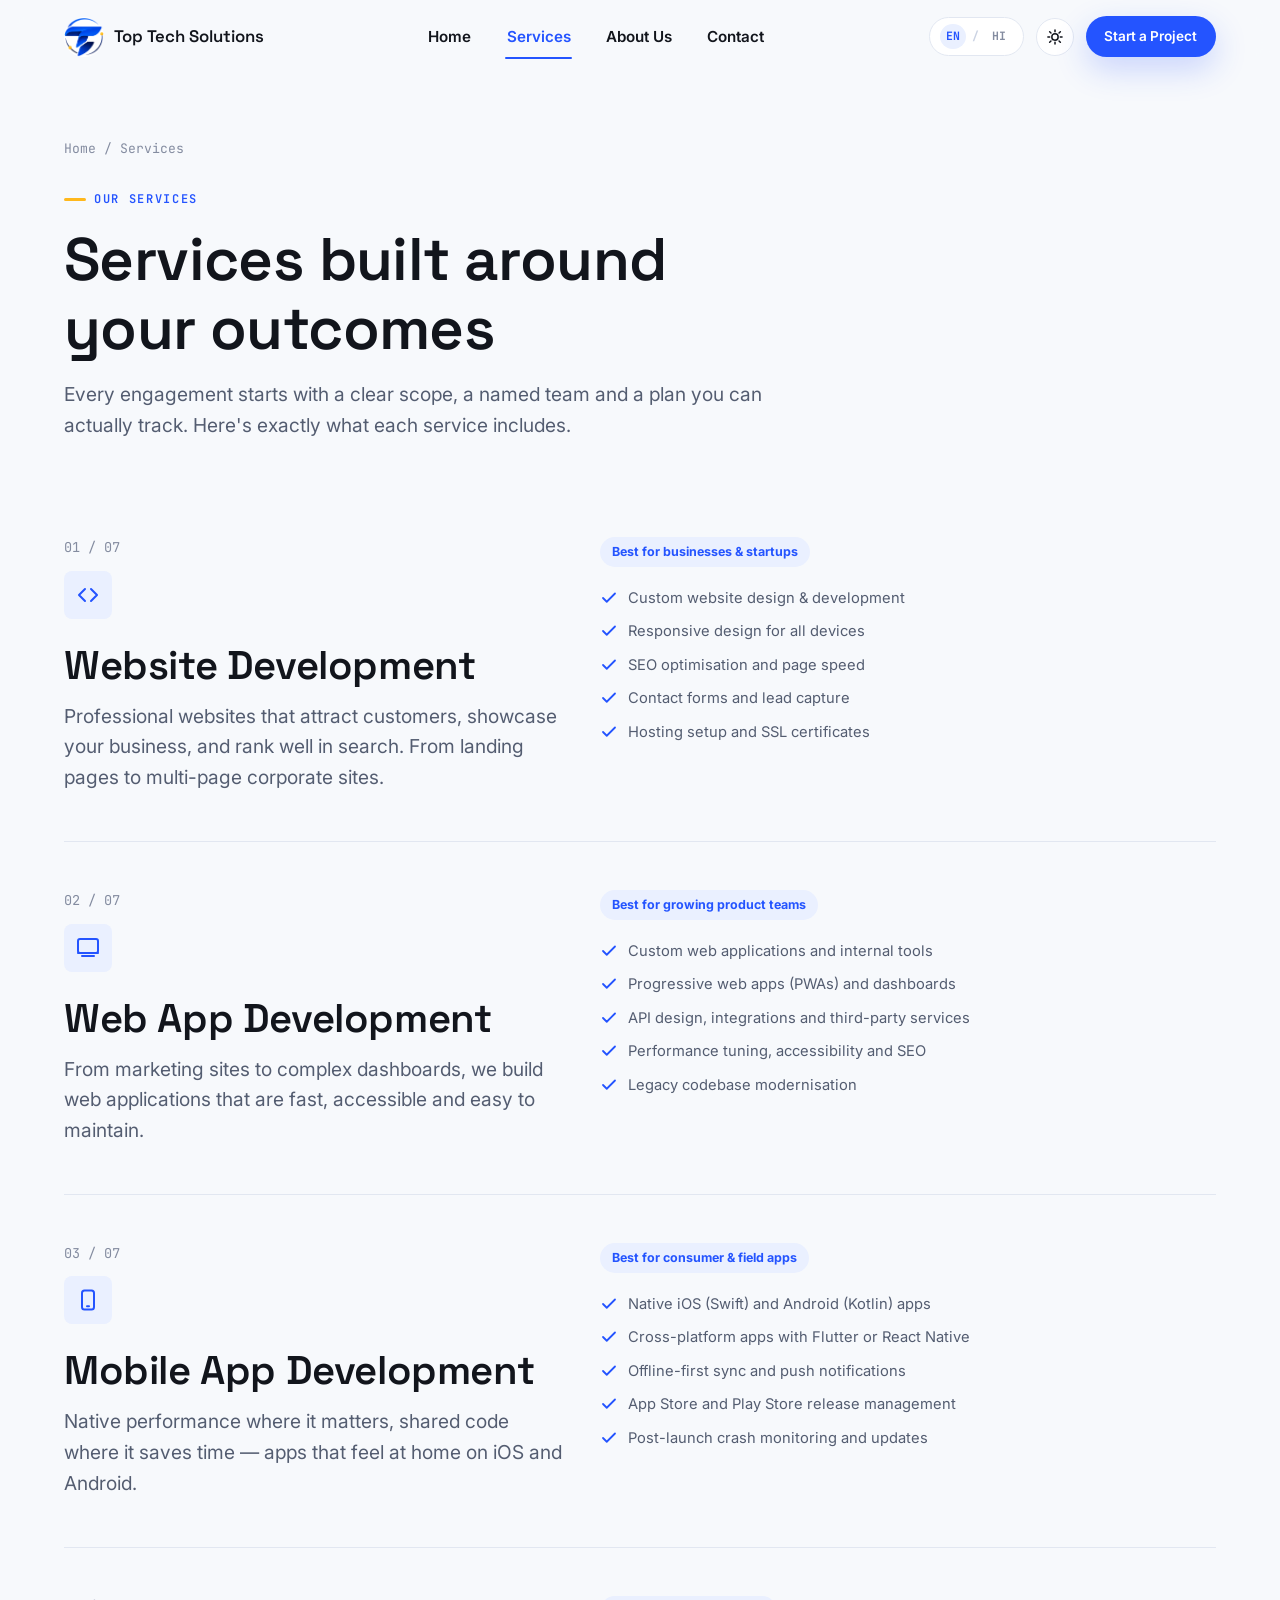
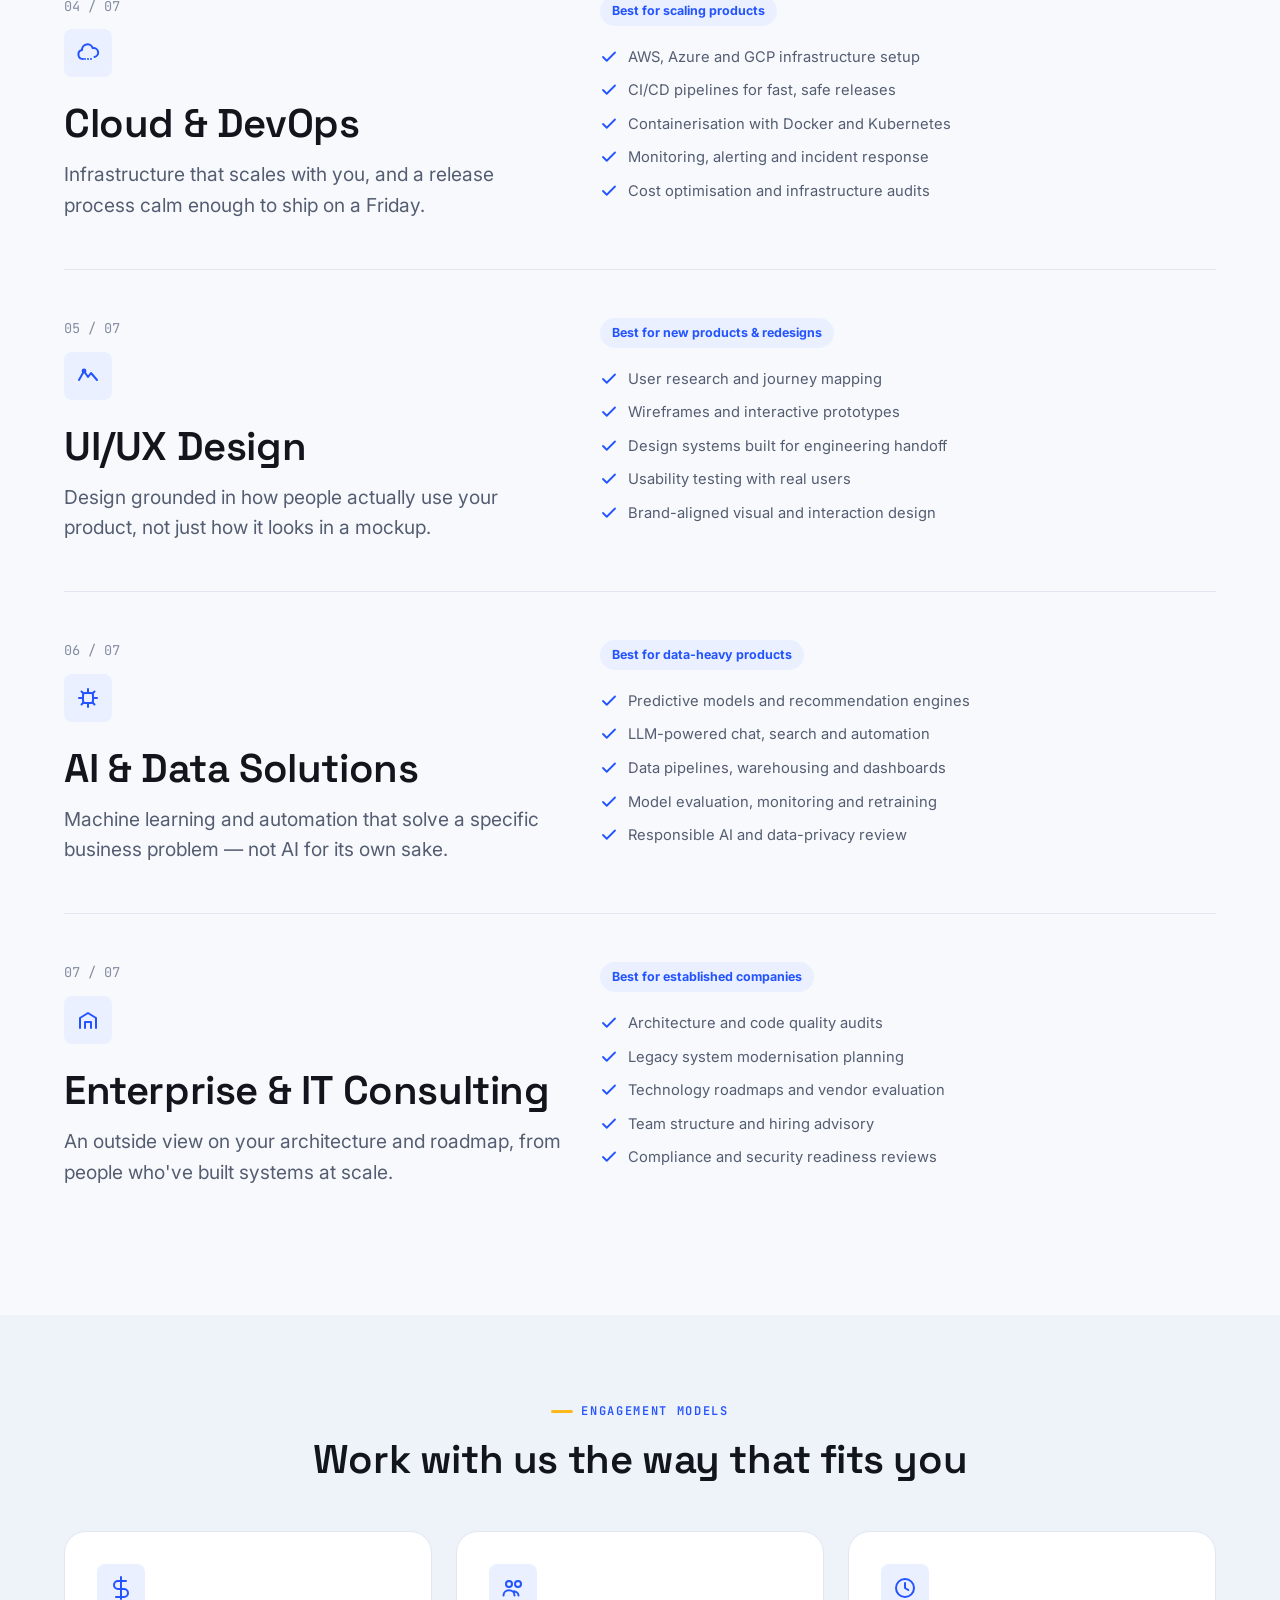
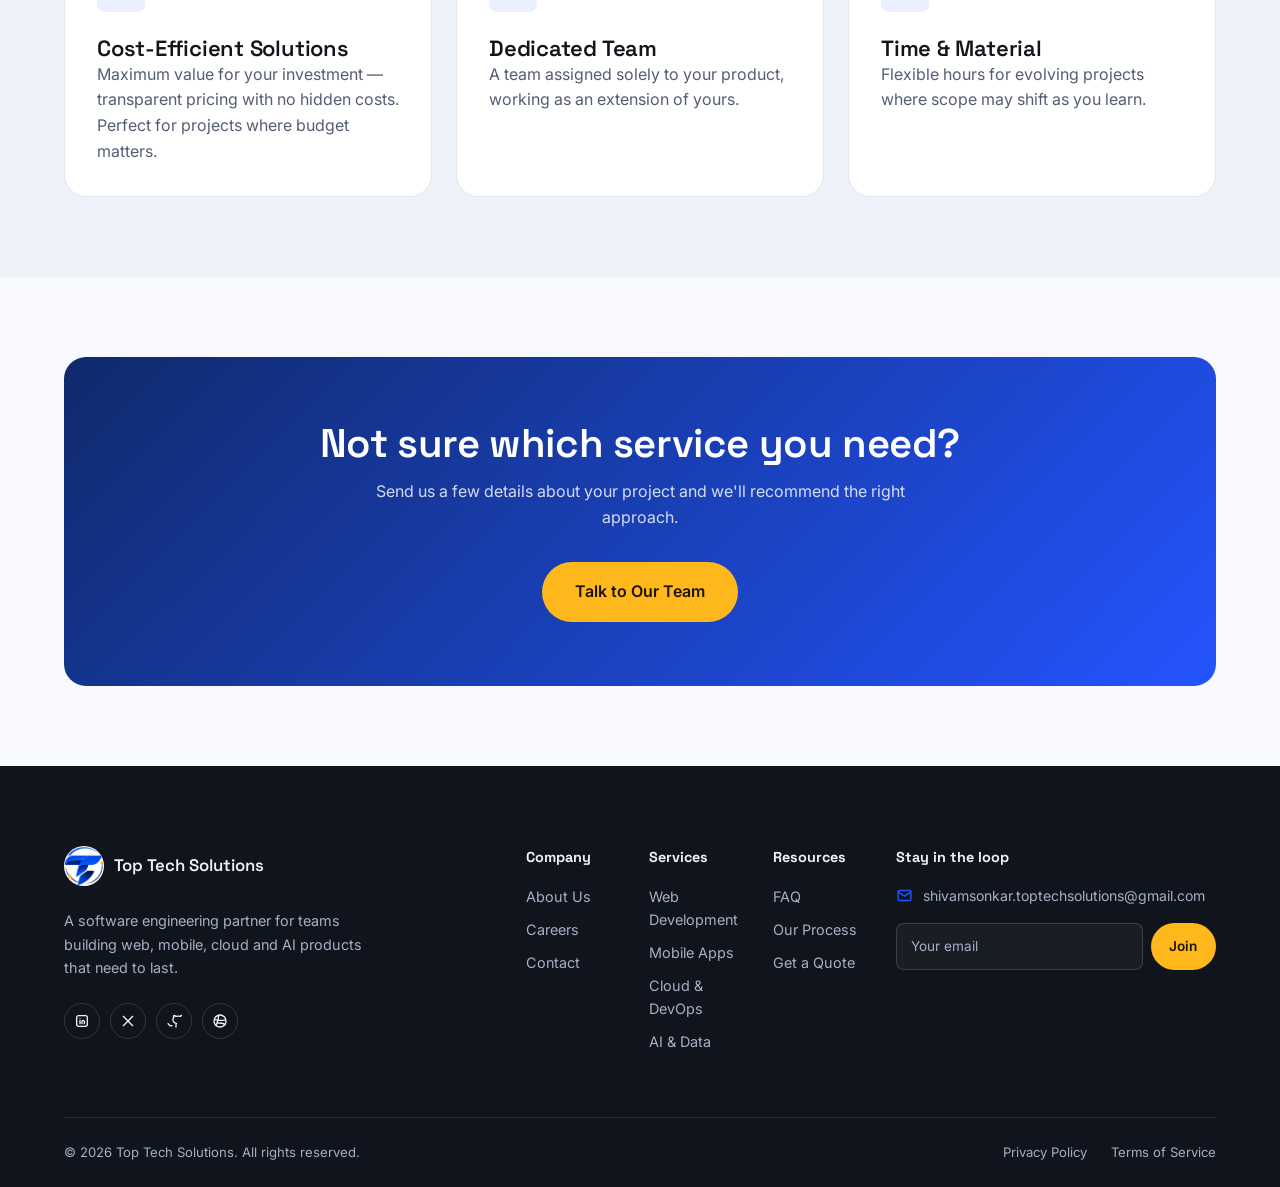
<file: services.html>
<!DOCTYPE html>
<html lang="en" data-theme="light">
<head>
<meta charset="UTF-8">
<script>(function(){try{if(localStorage.getItem('tts-theme')==='dark'){document.documentElement.setAttribute('data-theme','dark');}}catch(e){}})();</script>
<meta name="viewport" content="width=device-width, initial-scale=1.0">
<title>Services — Top Tech Solutions</title>
<meta name="description" content="Web, mobile, cloud, design, AI and consulting services from Top Tech Solutions — see exactly what's included in every engagement.">
<link rel="icon" type="image/png" sizes="32x32" href="assets/img/favicon-32.png">
<link rel="icon" type="image/png" sizes="48x48" href="assets/img/favicon-48.png">
<link rel="apple-touch-icon" href="assets/img/apple-touch-icon.png">
<meta name="theme-color" content="#2454FF">
<link rel="preconnect" href="https://fonts.googleapis.com">
<link rel="preconnect" href="https://fonts.gstatic.com" crossorigin>
<link href="https://fonts.googleapis.com/css2?family=Space+Grotesk:wght@500;600;700&family=Inter:wght@400;500;600;700&family=JetBrains+Mono:wght@600;700&family=Noto+Sans+Devanagari:wght@400;500;600;700&display=swap" rel="stylesheet">
<link rel="stylesheet" href="assets/css/styles.css?v=4">
</head>
<body>
<a href="#main" class="skip-link" data-en="Skip to content" data-hi="सीधे कंटेंट पर जाएं">Skip to content</a>

<header class="site-header" id="siteHeader">
  <div class="container header-inner">
    <div class="logo">
      <button type="button" class="logo-mark" id="logoZoom" aria-haspopup="dialog" aria-label="View the full logo" data-en-aria="View the full logo" data-hi-aria="पूरा लोगो देखें">
        <img src="assets/img/logo-emblem.png" alt="" width="40" height="40" decoding="async">
      </button>
      <a href="index.html" class="logo-text" data-en="Top Tech Solutions" data-hi="Top Tech Solutions">Top Tech Solutions</a>
    </div>
    <nav class="main-nav" id="mainNav" aria-label="Main">
      <ul class="nav-list">
        <li><a href="index.html" class="nav-link" data-en="Home" data-hi="होम">Home</a></li>
        <li><a href="services.html" class="nav-link active" data-en="Services" data-hi="सर्विसेज़">Services</a></li>
        <!-- <li><a href="portfolio.html" class="nav-link" data-en="Portfolio" data-hi="पोर्टफोलियो">Portfolio</a></li> -->
        <li><a href="about.html" class="nav-link" data-en="About Us" data-hi="हमारे बारे में">About Us</a></li>
        <li><a href="contact.html" class="nav-link" data-en="Contact" data-hi="संपर्क करें">Contact</a></li>
      </ul>
      <div class="nav-cta-mobile">
        <a href="contact.html" class="btn btn-primary btn-block" data-en="Start a Project" data-hi="प्रोजेक्ट शुरू करें">Start a Project</a>
      </div>
    </nav>
    <div class="header-actions">
      <button class="lang-toggle" id="langToggle" type="button" aria-label="Switch language / भाषा बदलें">
        <span class="lang-option lang-en active" data-lang="en">EN</span>
        <span class="lang-sep">/</span>
        <span class="lang-option lang-hi" data-lang="hi">HI</span>
      </button>
      <button class="theme-toggle" id="themeToggle" type="button" aria-label="Toggle dark mode" aria-pressed="false">
        <svg class="icon-sun" viewBox="0 0 24 24" fill="none" stroke="currentColor" stroke-width="2" stroke-linecap="round"><circle cx="12" cy="12" r="4.2"></circle><path d="M12 2.5v2.4M12 19v2.4M4.9 4.9l1.7 1.7M17.4 17.4l1.7 1.7M2.5 12h2.4M19 12h2.4M4.9 19l1.7-1.7M17.4 6.6l1.7-1.7"></path></svg>
        <svg class="icon-moon" viewBox="0 0 24 24" fill="none" stroke="currentColor" stroke-width="2" stroke-linecap="round" stroke-linejoin="round"><path d="M20 14.5A8.5 8.5 0 1 1 9.5 4a6.8 6.8 0 0 0 10.5 10.5z"></path></svg>
      </button>
      <a href="contact.html" class="btn btn-primary btn-sm header-cta" data-en="Start a Project" data-hi="प्रोजेक्ट शुरू करें">Start a Project</a>
      <button class="menu-toggle" id="menuToggle" type="button" aria-label="Open menu" aria-expanded="false">
        <span></span><span></span><span></span>
      </button>
    </div>
  </div>
</header>

<!-- ============ LOGO LIGHTBOX ============ -->
<div class="logo-modal" id="logoModal" role="dialog" aria-modal="true" aria-labelledby="logoModalTitle" hidden>
  <div class="logo-modal-inner">
    <h2 class="sr-only" id="logoModalTitle" data-en="Top Tech Solutions logo" data-hi="Top Tech Solutions लोगो">Top Tech Solutions logo</h2>
    <button type="button" class="logo-modal-close" id="logoModalClose" aria-label="Close" data-en-aria="Close" data-hi-aria="बंद करें">
      <svg viewBox="0 0 24 24" fill="none" stroke="currentColor" stroke-width="2" stroke-linecap="round"><path d="M6 6l12 12M18 6L6 18"></path></svg>
    </button>
    <img src="assets/img/logo-master-yellow.png" alt="Top Tech Solutions full logo" width="1254" height="1254" decoding="async">
  </div>
</div>

<main id="main">
  <section class="page-hero">
    <div class="container">
      <div class="breadcrumb reveal">
        <a href="index.html" data-en="Home" data-hi="होम">Home</a>
        <span>/</span>
        <span data-en="Services" data-hi="सर्विसेज़">Services</span>
      </div>
      <span class="eyebrow reveal" data-en="Our Services" data-hi="हमारी सर्विसेज़">Our Services</span>
      <h1 class="reveal" data-en="Services built around your outcomes" data-hi="आपके नतीजों को ध्यान में रखकर बनाई गई सर्विसेज़">Services built around your outcomes</h1>
      <p class="lead reveal" data-en="Every engagement starts with a clear scope, a named team and a plan you can actually track. Here's exactly what each service includes." data-hi="हर काम की शुरुआत साफ स्कोप, तय टीम और एक ऐसे प्लान से होती है जिसे आप ट्रैक कर सकें। नीचे हर सर्विस में क्या-क्या शामिल है, वो साफ लिखा है।">Every engagement starts with a clear scope, a named team and a plan you can actually track. Here's exactly what each service includes.</p>
    </div>
  </section>

  <section class="section" style="padding-top:0">
    <div class="container">

      <div class="service-detail" id="website-dev">
        <div class="reveal">
          <span class="service-index">01 / 07</span>
          <div class="icon-tile">
            <svg viewBox="0 0 24 24" fill="none" stroke="currentColor" stroke-width="2" stroke-linecap="round" stroke-linejoin="round"><path d="M9 6l-6 6 6 6M15 6l6 6-6 6"></path></svg>
          </div>
          <h2 data-en="Website Development" data-hi="वेबसाइट डेवलपमेंट">Website Development</h2>
          <p class="lead" style="margin-top:12px" data-en="Professional websites that attract customers, showcase your business, and rank well in search. From landing pages to multi-page corporate sites." data-hi="पेशेवर वेबसाइटें जो ग्राहकों को आकर्षित करें, आपके बिज़नेस को दिखाएं, और सर्च में अच्छी रैंकिंग पाएं। लैंडिंग पेज से लेकर बड़ी कॉर्पोरेट वेबसाइटों तक।">Professional websites that attract customers, showcase your business, and rank well in search. From landing pages to multi-page corporate sites.</p>
        </div>
        <div class="reveal">
          <span class="badge-soft" data-en="Best for businesses &amp; startups" data-hi="बिज़नेस और स्टार्टअप के लिए">Best for businesses &amp; startups</span>
          <ul class="service-detail-list" style="margin-top:20px">
            <li><svg viewBox="0 0 24 24" fill="none" stroke="currentColor" stroke-width="2.4" stroke-linecap="round" stroke-linejoin="round"><path d="M20 6L9 17l-5-5"></path></svg><span data-en="Custom website design &amp; development" data-hi="कस्टम वेबसाइट डिज़ाइन और डेवलपमेंट">Custom website design &amp; development</span></li>
            <li><svg viewBox="0 0 24 24" fill="none" stroke="currentColor" stroke-width="2.4" stroke-linecap="round" stroke-linejoin="round"><path d="M20 6L9 17l-5-5"></path></svg><span data-en="Responsive design for all devices" data-hi="सभी डिवाइस के लिए रेस्पॉन्सिव डिज़ाइन">Responsive design for all devices</span></li>
            <li><svg viewBox="0 0 24 24" fill="none" stroke="currentColor" stroke-width="2.4" stroke-linecap="round" stroke-linejoin="round"><path d="M20 6L9 17l-5-5"></path></svg><span data-en="SEO optimisation and page speed" data-hi="SEO ऑप्टिमाइज़ेशन और पेज स्पीड">SEO optimisation and page speed</span></li>
            <li><svg viewBox="0 0 24 24" fill="none" stroke="currentColor" stroke-width="2.4" stroke-linecap="round" stroke-linejoin="round"><path d="M20 6L9 17l-5-5"></path></svg><span data-en="Contact forms and lead capture" data-hi="संपर्क फॉर्म और लीड कैप्चर">Contact forms and lead capture</span></li>
            <li><svg viewBox="0 0 24 24" fill="none" stroke="currentColor" stroke-width="2.4" stroke-linecap="round" stroke-linejoin="round"><path d="M20 6L9 17l-5-5"></path></svg><span data-en="Hosting setup and SSL certificates" data-hi="होस्टिंग सेटअप और SSL सर्टिफिकेट">Hosting setup and SSL certificates</span></li>
          </ul>
        </div>
      </div>

      <div class="service-detail" id="web">
        <div class="reveal">
          <span class="service-index">02 / 07</span>
          <div class="icon-tile">
            <svg viewBox="0 0 24 24" fill="none" stroke="currentColor" stroke-width="2" stroke-linecap="round" stroke-linejoin="round"><rect x="2" y="3" width="20" height="14" rx="2"></rect><path d="M2 17h20"></path><path d="M6 20h12"></path></svg>
          </div>
          <h2 data-en="Web App Development" data-hi="वेब ऐप डेवलपमेंट">Web App Development</h2>
          <p class="lead" style="margin-top:12px" data-en="From marketing sites to complex dashboards, we build web applications that are fast, accessible and easy to maintain." data-hi="मार्केटिंग साइट से लेकर कॉम्प्लेक्स डैशबोर्ड तक, हम ऐसे वेब ऐप बनाते हैं जो तेज़, इस्तेमाल में आसान और आगे संभालने में सरल हों।">From marketing sites to complex dashboards, we build web applications that are fast, accessible and easy to maintain.</p>
        </div>
        <div class="reveal">
          <span class="badge-soft" data-en="Best for growing product teams" data-hi="बढ़ती हुई प्रोडक्ट टीमों के लिए">Best for growing product teams</span>
          <ul class="service-detail-list" style="margin-top:20px">
            <li><svg viewBox="0 0 24 24" fill="none" stroke="currentColor" stroke-width="2.4" stroke-linecap="round" stroke-linejoin="round"><path d="M20 6L9 17l-5-5"></path></svg><span data-en="Custom web applications and internal tools" data-hi="कस्टम वेब ऐप और इंटरनल टूल्स">Custom web applications and internal tools</span></li>
            <li><svg viewBox="0 0 24 24" fill="none" stroke="currentColor" stroke-width="2.4" stroke-linecap="round" stroke-linejoin="round"><path d="M20 6L9 17l-5-5"></path></svg><span data-en="Progressive web apps (PWAs) and dashboards" data-hi="प्रोग्रेसिव वेब ऐप (PWA) और डैशबोर्ड">Progressive web apps (PWAs) and dashboards</span></li>
            <li><svg viewBox="0 0 24 24" fill="none" stroke="currentColor" stroke-width="2.4" stroke-linecap="round" stroke-linejoin="round"><path d="M20 6L9 17l-5-5"></path></svg><span data-en="API design, integrations and third-party services" data-hi="API डिज़ाइन, इंटीग्रेशन और थर्ड-पार्टी सर्विसेज़">API design, integrations and third-party services</span></li>
            <li><svg viewBox="0 0 24 24" fill="none" stroke="currentColor" stroke-width="2.4" stroke-linecap="round" stroke-linejoin="round"><path d="M20 6L9 17l-5-5"></path></svg><span data-en="Performance tuning, accessibility and SEO" data-hi="परफॉर्मेंस, एक्सेसिबिलिटी और SEO पर काम">Performance tuning, accessibility and SEO</span></li>
            <li><svg viewBox="0 0 24 24" fill="none" stroke="currentColor" stroke-width="2.4" stroke-linecap="round" stroke-linejoin="round"><path d="M20 6L9 17l-5-5"></path></svg><span data-en="Legacy codebase modernisation" data-hi="पुराने कोडबेस को अपडेट करना">Legacy codebase modernisation</span></li>
          </ul>
        </div>
      </div>

      <div class="service-detail" id="mobile">
        <div class="reveal">
          <span class="service-index">03 / 07</span>
          <div class="icon-tile">
            <svg viewBox="0 0 24 24" fill="none" stroke="currentColor" stroke-width="2" stroke-linecap="round" stroke-linejoin="round"><rect x="6" y="2.5" width="12" height="19" rx="2.5"></rect><path d="M11 18.2h2"></path></svg>
          </div>
          <h2 data-en="Mobile App Development" data-hi="मोबाइल ऐप डेवलपमेंट">Mobile App Development</h2>
          <p class="lead" style="margin-top:12px" data-en="Native performance where it matters, shared code where it saves time — apps that feel at home on iOS and Android." data-hi="जहां ज़रूरत हो वहां नेटिव परफॉर्मेंस, और जहां समय बचे वहां शेयर्ड कोड — ऐसे ऐप जो iOS और Android दोनों पर सही लगें।">Native performance where it matters, shared code where it saves time — apps that feel at home on iOS and Android.</p>
        </div>
        <div class="reveal">
          <span class="badge-soft" data-en="Best for consumer &amp; field apps" data-hi="कंज़्यूमर और फील्ड ऐप के लिए">Best for consumer &amp; field apps</span>
          <ul class="service-detail-list" style="margin-top:20px">
            <li><svg viewBox="0 0 24 24" fill="none" stroke="currentColor" stroke-width="2.4" stroke-linecap="round" stroke-linejoin="round"><path d="M20 6L9 17l-5-5"></path></svg><span data-en="Native iOS (Swift) and Android (Kotlin) apps" data-hi="नेटिव iOS (Swift) और Android (Kotlin) ऐप">Native iOS (Swift) and Android (Kotlin) apps</span></li>
            <li><svg viewBox="0 0 24 24" fill="none" stroke="currentColor" stroke-width="2.4" stroke-linecap="round" stroke-linejoin="round"><path d="M20 6L9 17l-5-5"></path></svg><span data-en="Cross-platform apps with Flutter or React Native" data-hi="Flutter या React Native से क्रॉस-प्लेटफॉर्म ऐप">Cross-platform apps with Flutter or React Native</span></li>
            <li><svg viewBox="0 0 24 24" fill="none" stroke="currentColor" stroke-width="2.4" stroke-linecap="round" stroke-linejoin="round"><path d="M20 6L9 17l-5-5"></path></svg><span data-en="Offline-first sync and push notifications" data-hi="ऑफलाइन सिंक और पुश नोटिफिकेशन">Offline-first sync and push notifications</span></li>
            <li><svg viewBox="0 0 24 24" fill="none" stroke="currentColor" stroke-width="2.4" stroke-linecap="round" stroke-linejoin="round"><path d="M20 6L9 17l-5-5"></path></svg><span data-en="App Store and Play Store release management" data-hi="App Store और Play Store पर रिलीज़ मैनेजमेंट">App Store and Play Store release management</span></li>
            <li><svg viewBox="0 0 24 24" fill="none" stroke="currentColor" stroke-width="2.4" stroke-linecap="round" stroke-linejoin="round"><path d="M20 6L9 17l-5-5"></path></svg><span data-en="Post-launch crash monitoring and updates" data-hi="लॉन्च के बाद क्रैश मॉनिटरिंग और अपडेट">Post-launch crash monitoring and updates</span></li>
          </ul>
        </div>
      </div>

      <div class="service-detail" id="cloud">
        <div class="reveal">
          <span class="service-index">04 / 07</span>
          <div class="icon-tile">
            <svg viewBox="0 0 24 24" fill="none" stroke="currentColor" stroke-width="2" stroke-linecap="round" stroke-linejoin="round"><path d="M7 18a4.5 4.5 0 0 1-1-8.9 5.5 5.5 0 0 1 10.7-2 4.5 4.5 0 0 1 1.8 8.9"></path><path d="M9 18v0M15 18v0M12 18v0"></path></svg>
          </div>
          <h2 data-en="Cloud &amp; DevOps" data-hi="क्लाउड और डेवऑप्स">Cloud &amp; DevOps</h2>
          <p class="lead" style="margin-top:12px" data-en="Infrastructure that scales with you, and a release process calm enough to ship on a Friday." data-hi="ऐसा इंफ्रास्ट्रक्चर जो आपके साथ बढ़े, और रिलीज़ प्रोसेस इतना भरोसेमंद कि शुक्रवार को भी बेफिक्र होकर लॉन्च कर सकें।">Infrastructure that scales with you, and a release process calm enough to ship on a Friday.</p>
        </div>
        <div class="reveal">
          <span class="badge-soft" data-en="Best for scaling products" data-hi="बढ़ते हुए प्रोडक्ट के लिए">Best for scaling products</span>
          <ul class="service-detail-list" style="margin-top:20px">
            <li><svg viewBox="0 0 24 24" fill="none" stroke="currentColor" stroke-width="2.4" stroke-linecap="round" stroke-linejoin="round"><path d="M20 6L9 17l-5-5"></path></svg><span data-en="AWS, Azure and GCP infrastructure setup" data-hi="AWS, Azure और GCP पर इंफ्रास्ट्रक्चर सेटअप">AWS, Azure and GCP infrastructure setup</span></li>
            <li><svg viewBox="0 0 24 24" fill="none" stroke="currentColor" stroke-width="2.4" stroke-linecap="round" stroke-linejoin="round"><path d="M20 6L9 17l-5-5"></path></svg><span data-en="CI/CD pipelines for fast, safe releases" data-hi="तेज़ और सुरक्षित रिलीज़ के लिए CI/CD पाइपलाइन">CI/CD pipelines for fast, safe releases</span></li>
            <li><svg viewBox="0 0 24 24" fill="none" stroke="currentColor" stroke-width="2.4" stroke-linecap="round" stroke-linejoin="round"><path d="M20 6L9 17l-5-5"></path></svg><span data-en="Containerisation with Docker and Kubernetes" data-hi="Docker और Kubernetes से कंटेनराइज़ेशन">Containerisation with Docker and Kubernetes</span></li>
            <li><svg viewBox="0 0 24 24" fill="none" stroke="currentColor" stroke-width="2.4" stroke-linecap="round" stroke-linejoin="round"><path d="M20 6L9 17l-5-5"></path></svg><span data-en="Monitoring, alerting and incident response" data-hi="मॉनिटरिंग, अलर्ट और इंसिडेंट रिस्पॉन्स">Monitoring, alerting and incident response</span></li>
            <li><svg viewBox="0 0 24 24" fill="none" stroke="currentColor" stroke-width="2.4" stroke-linecap="round" stroke-linejoin="round"><path d="M20 6L9 17l-5-5"></path></svg><span data-en="Cost optimisation and infrastructure audits" data-hi="कॉस्ट ऑप्टिमाइज़ेशन और इंफ्रास्ट्रक्चर ऑडिट">Cost optimisation and infrastructure audits</span></li>
          </ul>
        </div>
      </div>

      <div class="service-detail" id="design">
        <div class="reveal">
          <span class="service-index">05 / 07</span>
          <div class="icon-tile">
            <svg viewBox="0 0 24 24" fill="none" stroke="currentColor" stroke-width="2" stroke-linecap="round" stroke-linejoin="round"><path d="M3 16l5-9 4 6 3-4 6 7"></path><circle cx="8" cy="7" r="1.4"></circle></svg>
          </div>
          <h2 data-en="UI/UX Design" data-hi="UI/UX डिज़ाइन">UI/UX Design</h2>
          <p class="lead" style="margin-top:12px" data-en="Design grounded in how people actually use your product, not just how it looks in a mockup." data-hi="डिज़ाइन इस बात पर आधारित कि लोग असल में आपके प्रोडक्ट को कैसे इस्तेमाल करते हैं, सिर्फ मॉकअप में कैसा दिखता है उस पर नहीं।">Design grounded in how people actually use your product, not just how it looks in a mockup.</p>
        </div>
        <div class="reveal">
          <span class="badge-soft" data-en="Best for new products &amp; redesigns" data-hi="नए प्रोडक्ट और रीडिज़ाइन के लिए">Best for new products &amp; redesigns</span>
          <ul class="service-detail-list" style="margin-top:20px">
            <li><svg viewBox="0 0 24 24" fill="none" stroke="currentColor" stroke-width="2.4" stroke-linecap="round" stroke-linejoin="round"><path d="M20 6L9 17l-5-5"></path></svg><span data-en="User research and journey mapping" data-hi="यूज़र रिसर्च और जर्नी मैपिंग">User research and journey mapping</span></li>
            <li><svg viewBox="0 0 24 24" fill="none" stroke="currentColor" stroke-width="2.4" stroke-linecap="round" stroke-linejoin="round"><path d="M20 6L9 17l-5-5"></path></svg><span data-en="Wireframes and interactive prototypes" data-hi="वायरफ्रेम और इंटरैक्टिव प्रोटोटाइप">Wireframes and interactive prototypes</span></li>
            <li><svg viewBox="0 0 24 24" fill="none" stroke="currentColor" stroke-width="2.4" stroke-linecap="round" stroke-linejoin="round"><path d="M20 6L9 17l-5-5"></path></svg><span data-en="Design systems built for engineering handoff" data-hi="डेवलपर्स को सौंपने लायक डिज़ाइन सिस्टम">Design systems built for engineering handoff</span></li>
            <li><svg viewBox="0 0 24 24" fill="none" stroke="currentColor" stroke-width="2.4" stroke-linecap="round" stroke-linejoin="round"><path d="M20 6L9 17l-5-5"></path></svg><span data-en="Usability testing with real users" data-hi="असली यूज़र्स के साथ यूज़ेबिलिटी टेस्टिंग">Usability testing with real users</span></li>
            <li><svg viewBox="0 0 24 24" fill="none" stroke="currentColor" stroke-width="2.4" stroke-linecap="round" stroke-linejoin="round"><path d="M20 6L9 17l-5-5"></path></svg><span data-en="Brand-aligned visual and interaction design" data-hi="आपके ब्रांड के हिसाब से विज़ुअल और इंटरैक्शन डिज़ाइन">Brand-aligned visual and interaction design</span></li>
          </ul>
        </div>
      </div>

      <div class="service-detail" id="ai">
        <div class="reveal">
          <span class="service-index">06 / 07</span>
          <div class="icon-tile">
            <svg viewBox="0 0 24 24" fill="none" stroke="currentColor" stroke-width="2" stroke-linecap="round" stroke-linejoin="round"><rect x="7" y="7" width="10" height="10" rx="2"></rect><path d="M12 3v3M12 18v3M3 12h3M18 12h3M5.5 5.5l2 2M16.5 16.5l2 2M5.5 18.5l2-2M16.5 7.5l2-2"></path></svg>
          </div>
          <h2 data-en="AI &amp; Data Solutions" data-hi="AI और डेटा सॉल्यूशंस">AI &amp; Data Solutions</h2>
          <p class="lead" style="margin-top:12px" data-en="Machine learning and automation that solve a specific business problem — not AI for its own sake." data-hi="मशीन लर्निंग और ऑटोमेशन, जो किसी खास बिज़नेस समस्या को हल करे — सिर्फ AI लगाने के लिए AI नहीं।">Machine learning and automation that solve a specific business problem — not AI for its own sake.</p>
        </div>
        <div class="reveal">
          <span class="badge-soft" data-en="Best for data-heavy products" data-hi="ज़्यादा डेटा वाले प्रोडक्ट के लिए">Best for data-heavy products</span>
          <ul class="service-detail-list" style="margin-top:20px">
            <li><svg viewBox="0 0 24 24" fill="none" stroke="currentColor" stroke-width="2.4" stroke-linecap="round" stroke-linejoin="round"><path d="M20 6L9 17l-5-5"></path></svg><span data-en="Predictive models and recommendation engines" data-hi="प्रेडिक्टिव मॉडल और रिकमेंडेशन इंजन">Predictive models and recommendation engines</span></li>
            <li><svg viewBox="0 0 24 24" fill="none" stroke="currentColor" stroke-width="2.4" stroke-linecap="round" stroke-linejoin="round"><path d="M20 6L9 17l-5-5"></path></svg><span data-en="LLM-powered chat, search and automation" data-hi="LLM से चलने वाला चैट, सर्च और ऑटोमेशन">LLM-powered chat, search and automation</span></li>
            <li><svg viewBox="0 0 24 24" fill="none" stroke="currentColor" stroke-width="2.4" stroke-linecap="round" stroke-linejoin="round"><path d="M20 6L9 17l-5-5"></path></svg><span data-en="Data pipelines, warehousing and dashboards" data-hi="डेटा पाइपलाइन, वेयरहाउसिंग और डैशबोर्ड">Data pipelines, warehousing and dashboards</span></li>
            <li><svg viewBox="0 0 24 24" fill="none" stroke="currentColor" stroke-width="2.4" stroke-linecap="round" stroke-linejoin="round"><path d="M20 6L9 17l-5-5"></path></svg><span data-en="Model evaluation, monitoring and retraining" data-hi="मॉडल की जांच, मॉनिटरिंग और दोबारा ट्रेनिंग">Model evaluation, monitoring and retraining</span></li>
            <li><svg viewBox="0 0 24 24" fill="none" stroke="currentColor" stroke-width="2.4" stroke-linecap="round" stroke-linejoin="round"><path d="M20 6L9 17l-5-5"></path></svg><span data-en="Responsible AI and data-privacy review" data-hi="ज़िम्मेदार AI और डेटा-प्राइवेसी की जांच">Responsible AI and data-privacy review</span></li>
          </ul>
        </div>
      </div>

      <div class="service-detail" id="consulting">
        <div class="reveal">
          <span class="service-index">07 / 07</span>
          <div class="icon-tile">
            <svg viewBox="0 0 24 24" fill="none" stroke="currentColor" stroke-width="2" stroke-linecap="round" stroke-linejoin="round"><path d="M4 20V10l8-5 8 5v10"></path><path d="M9 20v-6h6v6"></path></svg>
          </div>
          <h2 data-en="Enterprise &amp; IT Consulting" data-hi="एंटरप्राइज़ और IT कंसल्टिंग">Enterprise &amp; IT Consulting</h2>
          <p class="lead" style="margin-top:12px" data-en="An outside view on your architecture and roadmap, from people who've built systems at scale." data-hi="आपके आर्किटेक्चर और रोडमैप पर एक बाहरी और अनुभवी नज़र, उन लोगों की तरफ से जिन्होंने बड़े पैमाने पर सिस्टम बनाए हैं।">An outside view on your architecture and roadmap, from people who've built systems at scale.</p>
        </div>
        <div class="reveal">
          <span class="badge-soft" data-en="Best for established companies" data-hi="स्थापित कंपनियों के लिए">Best for established companies</span>
          <ul class="service-detail-list" style="margin-top:20px">
            <li><svg viewBox="0 0 24 24" fill="none" stroke="currentColor" stroke-width="2.4" stroke-linecap="round" stroke-linejoin="round"><path d="M20 6L9 17l-5-5"></path></svg><span data-en="Architecture and code quality audits" data-hi="आर्किटेक्चर और कोड क्वालिटी का ऑडिट">Architecture and code quality audits</span></li>
            <li><svg viewBox="0 0 24 24" fill="none" stroke="currentColor" stroke-width="2.4" stroke-linecap="round" stroke-linejoin="round"><path d="M20 6L9 17l-5-5"></path></svg><span data-en="Legacy system modernisation planning" data-hi="पुराने सिस्टम को अपडेट करने की प्लानिंग">Legacy system modernisation planning</span></li>
            <li><svg viewBox="0 0 24 24" fill="none" stroke="currentColor" stroke-width="2.4" stroke-linecap="round" stroke-linejoin="round"><path d="M20 6L9 17l-5-5"></path></svg><span data-en="Technology roadmaps and vendor evaluation" data-hi="टेक्नोलॉजी रोडमैप और वेंडर की जांच">Technology roadmaps and vendor evaluation</span></li>
            <li><svg viewBox="0 0 24 24" fill="none" stroke="currentColor" stroke-width="2.4" stroke-linecap="round" stroke-linejoin="round"><path d="M20 6L9 17l-5-5"></path></svg><span data-en="Team structure and hiring advisory" data-hi="टीम स्ट्रक्चर और हायरिंग पर सलाह">Team structure and hiring advisory</span></li>
            <li><svg viewBox="0 0 24 24" fill="none" stroke="currentColor" stroke-width="2.4" stroke-linecap="round" stroke-linejoin="round"><path d="M20 6L9 17l-5-5"></path></svg><span data-en="Compliance and security readiness reviews" data-hi="कम्प्लायंस और सिक्योरिटी की तैयारी की जांच">Compliance and security readiness reviews</span></li>
          </ul>
        </div>
      </div>

    </div>
  </section>

  <!-- ============ ENGAGEMENT MODELS ============ -->
  <section class="section section-alt">
    <div class="container">
      <div class="section-head center reveal">
        <span class="eyebrow" data-en="Engagement Models" data-hi="काम करने के तरीके">Engagement Models</span>
        <h2 data-en="Work with us the way that fits you" data-hi="जो तरीका आपको सही लगे, वैसे काम करें">Work with us the way that fits you</h2>
      </div>
      <div class="grid grid-3">
        <div class="card reveal">
          <div class="icon-tile"><svg viewBox="0 0 24 24" fill="none" stroke="currentColor" stroke-width="2" stroke-linecap="round" stroke-linejoin="round"><path d="M12 1v22M17 5H9a4 4 0 0 0 0 8h6a4 4 0 0 1 0 8H7"></path></svg></div>
          <h3 data-en="Cost-Efficient Solutions" data-hi="किफायती समाधान">Cost-Efficient Solutions</h3>
          <p data-en="Maximum value for your investment — transparent pricing with no hidden costs. Perfect for projects where budget matters." data-hi="आपके निवेश पर सर्वाधिक मूल्य — कोई छिपी हुई लागत नहीं। ऐसे प्रोजेक्ट्स के लिए जहां बजट महत्वपूर्ण है।">Maximum value for your investment — transparent pricing with no hidden costs. Perfect for projects where budget matters.</p>
        </div>
        <div class="card reveal">
          <div class="icon-tile"><svg viewBox="0 0 24 24" fill="none" stroke="currentColor" stroke-width="2" stroke-linecap="round" stroke-linejoin="round"><circle cx="8" cy="8" r="3"></circle><circle cx="17" cy="8" r="3"></circle><path d="M2.5 19.5c0-3 2.5-5.2 5.5-5.2s5.5 2.2 5.5 5.2M13 15.2c2.5.4 4.5 2.3 4.5 4.3"></path></svg></div>
          <h3 data-en="Dedicated Team" data-hi="डेडिकेटेड टीम">Dedicated Team</h3>
          <p data-en="A team assigned solely to your product, working as an extension of yours." data-hi="सिर्फ आपके प्रोडक्ट पर काम करने वाली टीम, बिल्कुल आपकी अपनी टीम जैसी।">A team assigned solely to your product, working as an extension of yours.</p>
        </div>
        <div class="card reveal">
          <div class="icon-tile"><svg viewBox="0 0 24 24" fill="none" stroke="currentColor" stroke-width="2" stroke-linecap="round" stroke-linejoin="round"><circle cx="12" cy="12" r="9"></circle><path d="M12 7v5l3.3 2"></path></svg></div>
          <h3 data-en="Time &amp; Material" data-hi="टाइम एंड मटेरियल">Time &amp; Material</h3>
          <p data-en="Flexible hours for evolving projects where scope may shift as you learn." data-hi="ऐसे प्रोजेक्ट के लिए लचीले घंटे, जहां आगे चलकर स्कोप बदल भी सकता है।">Flexible hours for evolving projects where scope may shift as you learn.</p>
        </div>
      </div>
    </div>
  </section>

  <section class="section">
    <div class="container">
      <div class="cta-banner reveal">
        <h2 data-en="Not sure which service you need?" data-hi="समझ नहीं आ रहा कौन-सी सर्विस चाहिए?">Not sure which service you need?</h2>
        <p data-en="Send us a few details about your project and we'll recommend the right approach." data-hi="अपने प्रोजेक्ट की थोड़ी जानकारी भेजिए, हम आपको सही तरीका बताएंगे।">Send us a few details about your project and we'll recommend the right approach.</p>
        <div class="cta-actions">
          <a href="contact.html" class="btn btn-primary btn-lg" data-en="Talk to Our Team" data-hi="हमारी टीम से बात करें">Talk to Our Team</a>
        </div>
      </div>
    </div>
  </section>
</main>

<footer class="site-footer">
  <div class="container">
    <div class="footer-top">
      <div class="footer-brand">
        <a href="index.html" class="logo">
          <span class="logo-mark"><img src="assets/img/logo-emblem.png" alt="" width="40" height="40" decoding="async"></span>
          <span class="logo-text" data-en="Top Tech Solutions" data-hi="Top Tech Solutions">Top Tech Solutions</span>
        </a>
        <p data-en="A software engineering partner for teams building web, mobile, cloud and AI products that need to last." data-hi="वेब, मोबाइल, क्लाउड और AI प्रोडक्ट बनाने वाली टीमों के लिए एक भरोसेमंद सॉफ्टवेयर पार्टनर।">A software engineering partner for teams building web, mobile, cloud and AI products that need to last.</p>
        <div class="social-row">
          <a href="#" aria-label="LinkedIn" data-en-aria="LinkedIn" data-hi-aria="लिंक्डइन"><svg viewBox="0 0 24 24" fill="none" stroke="currentColor" stroke-width="2" stroke-linecap="round" stroke-linejoin="round"><rect x="4" y="4" width="16" height="16" rx="3"></rect><path d="M9 11v5M9 8v.01M12 16v-3.2a1.8 1.8 0 0 1 3.6 0V16"></path></svg></a>
          <a href="#" aria-label="X (Twitter)" data-en-aria="X (Twitter)" data-hi-aria="X (ट्विटर)"><svg viewBox="0 0 24 24" fill="none" stroke="currentColor" stroke-width="2" stroke-linecap="round" stroke-linejoin="round"><path d="M5 5l14 14M19 5L5 19"></path></svg></a>
          <a href="#" aria-label="GitHub" data-en-aria="GitHub" data-hi-aria="गिटहब"><svg viewBox="0 0 24 24" fill="none" stroke="currentColor" stroke-width="2" stroke-linecap="round" stroke-linejoin="round"><path d="M9 19c-4.3 1.4-4.3-2.5-6-3m12 5v-3.4c0-1 .3-1.6.7-2-2.6-.3-5.3-1.3-5.3-5.7a4.5 4.5 0 0 1 1.2-3.1 4.2 4.2 0 0 1 .1-3s1-.3 3.3 1.2a11.3 11.3 0 0 1 6 0C23.3 3.5 24.3 3.8 24.3 3.8"></path></svg></a>
          <a href="#" aria-label="Dribbble" data-en-aria="Dribbble" data-hi-aria="ड्रिबल"><svg viewBox="0 0 24 24" fill="none" stroke="currentColor" stroke-width="2" stroke-linecap="round" stroke-linejoin="round"><circle cx="12" cy="12" r="9"></circle><path d="M4 10c4 1.2 12 1.2 16.5.3M6 19c2-4 4-9.5 4-15.5M20 17.5c-2.6-2-6.4-3-11-2.2"></path></svg></a>
        </div>
      </div>
      <div class="footer-cols">
        <div>
          <div class="footer-col-title" data-en="Company" data-hi="कंपनी">Company</div>
          <div class="footer-links">
            <a href="about.html" data-en="About Us" data-hi="हमारे बारे में">About Us</a>
            <!-- <a href="portfolio.html" data-en="Portfolio" data-hi="पोर्टफोलियो">Portfolio</a> -->
            <a href="contact.html" data-en="Careers" data-hi="करियर">Careers</a>
            <a href="contact.html" data-en="Contact" data-hi="संपर्क करें">Contact</a>
          </div>
        </div>
        <div>
          <div class="footer-col-title" data-en="Services" data-hi="सर्विसेज़">Services</div>
          <div class="footer-links">
            <a href="services.html#web" data-en="Web Development" data-hi="वेब डेवलपमेंट">Web Development</a>
            <a href="services.html#mobile" data-en="Mobile Apps" data-hi="मोबाइल ऐप्स">Mobile Apps</a>
            <a href="services.html#cloud" data-en="Cloud &amp; DevOps" data-hi="क्लाउड और डेवऑप्स">Cloud &amp; DevOps</a>
            <a href="services.html#ai" data-en="AI &amp; Data" data-hi="AI और डेटा">AI &amp; Data</a>
          </div>
        </div>
        <div>
          <div class="footer-col-title" data-en="Resources" data-hi="संसाधन">Resources</div>
          <div class="footer-links">
            <a href="index.html#faq" data-en="FAQ" data-hi="सवाल-जवाब">FAQ</a>
            <!-- <a href="portfolio.html" data-en="Case Studies" data-hi="केस स्टडी">Case Studies</a> -->
            <a href="index.html#process" data-en="Our Process" data-hi="हमारा तरीका">Our Process</a>
            <a href="contact.html" data-en="Get a Quote" data-hi="कोटेशन लें">Get a Quote</a>
          </div>
        </div>
        <div>
          <div class="footer-col-title" data-en="Stay in the loop" data-hi="जुड़े रहें">Stay in the loop</div>
          <div class="footer-contact-item">
            <svg viewBox="0 0 24 24" fill="none" stroke="currentColor" stroke-width="2" stroke-linecap="round" stroke-linejoin="round"><rect x="3" y="5" width="18" height="14" rx="2"></rect><path d="M3 7l9 6 9-6"></path></svg>
            <span>shivamsonkar.toptechsolutions@gmail.com</span>
          </div>
          <form class="newsletter-form">
            <label class="sr-only" for="footerEmail" data-en="Email address" data-hi="ईमेल पता">Email address</label>
            <input id="footerEmail" type="email" required data-en-placeholder="Your email" data-hi-placeholder="आपका ईमेल" placeholder="Your email">
            <button type="submit" class="btn btn-primary btn-sm" data-en="Join" data-hi="जुड़ें">Join</button>
          </form>
        </div>
      </div>
    </div>
    <div class="footer-bottom">
      <span>&copy; <span class="current-year">2026</span> <span data-en="Top Tech Solutions. All rights reserved." data-hi="Top Tech Solutions। सभी अधिकार सुरक्षित।">Top Tech Solutions. All rights reserved.</span></span>
      <div class="footer-bottom-links">
        <a href="#" data-en="Privacy Policy" data-hi="प्राइवेसी पॉलिसी">Privacy Policy</a>
        <a href="#" data-en="Terms of Service" data-hi="सेवा शर्तें">Terms of Service</a>
      </div>
    </div>
  </div>
</footer>

<script src="assets/js/main.js?v=4"></script>
</body>
</html>
</file>
<file: assets/css/styles.css>
/* =========================================================================
   TOP TECH SOLUTIONS — Design System
   Palette: Ink / Cobalt Blue / Paper White  |  Mobile-first, light + dark
   ========================================================================= */

/* ---------- Reset ---------- */
*, *::before, *::after { box-sizing: border-box; }
html, body, h1, h2, h3, h4, p, figure, blockquote, dl, dd, ul, ol { margin: 0; }
ul[class], ol[class] { list-style: none; padding: 0; }
img, picture, svg { display: block; max-width: 100%; }
input, button, textarea, select { font: inherit; color: inherit; }
button { cursor: pointer; }
a { color: inherit; text-decoration: none; }
html { -webkit-text-size-adjust: 100%; }

@media (prefers-reduced-motion: reduce) {
  *, *::before, *::after {
    animation-duration: 0.001ms !important;
    animation-iteration-count: 1 !important;
    transition-duration: 0.001ms !important;
    scroll-behavior: auto !important;
  }
}

/* ---------- Design tokens ---------- */
:root {
  /* Brand core */
  --blue-900: #0B1E52;
  --blue-700: #0F2A6B;
  --blue-600: #1B41D6;
  --blue-500: #2454FF;
  --blue-400: #4C7DFF;
  --blue-100: #EAF0FF;

  /* Accent — sampled from the logo's node dots */
  --yellow-600: #E09400;
  --yellow-500: #FFB81C;
  --yellow-400: #FFCA32;
  --yellow-100: #FFF4DC;

  /* Light theme */
  --color-bg: #F7F9FC;
  --color-bg-alt: #EEF2F9;
  --color-bg-inverse: #10141C;
  --color-surface: #FFFFFF;
  --color-surface-raised: #FFFFFF;
  --color-border: #E2E7F1;
  --color-border-strong: #CBD3E3;
  --color-text: #12151C;
  --color-text-secondary: #545D71;
  --color-text-muted: #848CA0;
  --color-text-on-primary: #FFFFFF;
  --color-text-on-dark: #EDF1FA;
  --color-text-on-dark-secondary: #A6AFC4;
  --color-primary: var(--blue-500);
  --color-primary-hover: var(--blue-600);
  --color-primary-tint: var(--blue-100);
  --color-accent-navy: var(--blue-700);
  --color-accent: var(--yellow-500);
  --color-accent-hover: var(--yellow-600);
  --color-accent-tint: var(--yellow-100);
  --color-on-accent: #1A1405;
  --color-success: #1D9A6C;
  --color-danger: #E24C4C;
  --shadow-sm: 0 1px 2px rgba(16, 24, 48, 0.06);
  --shadow-md: 0 6px 16px rgba(16, 24, 48, 0.08);
  --shadow-lg: 0 20px 48px rgba(16, 24, 48, 0.12);
  --shadow-glow: 0 12px 32px rgba(36, 84, 255, 0.22);
  --header-bg: rgba(247, 249, 252, 0.82);

  /* Type */
  --font-display: 'Space Grotesk', 'Noto Sans Devanagari', sans-serif;
  --font-body: 'Inter', 'Noto Sans Devanagari', sans-serif;
  --font-mono: 'JetBrains Mono', ui-monospace, monospace;

  /* Spacing scale */
  --space-1: 0.25rem;
  --space-2: 0.5rem;
  --space-3: 0.75rem;
  --space-4: 1rem;
  --space-5: 1.5rem;
  --space-6: 2rem;
  --space-7: 2.5rem;
  --space-8: 3rem;
  --space-9: 4rem;
  --space-10: 5rem;
  --space-11: 6rem;
  --space-12: 8rem;

  --radius-sm: 8px;
  --radius-md: 14px;
  --radius-lg: 22px;
  --radius-full: 999px;

  --container-w: 1216px;
  --transition: 220ms cubic-bezier(.4,0,.2,1);
}

[data-theme="dark"] {
  --color-bg: #0A0D13;
  --color-bg-alt: #0E121A;
  --color-bg-inverse: #F7F9FC;
  --color-surface: #141924;
  --color-surface-raised: #1A2130;
  --color-border: #262E3F;
  --color-border-strong: #333D53;
  --color-text: #EEF1F8;
  --color-text-secondary: #A6AFC4;
  --color-text-muted: #747E96;
  --color-text-on-primary: #FFFFFF;
  --color-text-on-dark: #10141C;
  --color-text-on-dark-secondary: #545D71;
  --color-primary: var(--blue-400);
  --color-primary-hover: #6E97FF;
  --color-primary-tint: #172244;
  --color-accent-navy: #9FB8FF;
  --color-accent: var(--yellow-400);
  --color-accent-hover: #FFD75C;
  --color-accent-tint: #2B2109;
  --shadow-sm: 0 1px 2px rgba(0, 0, 0, 0.3);
  --shadow-md: 0 8px 20px rgba(0, 0, 0, 0.35);
  --shadow-lg: 0 24px 56px rgba(0, 0, 0, 0.45);
  --shadow-glow: 0 16px 40px rgba(76, 125, 255, 0.28);
  --header-bg: rgba(10, 13, 19, 0.78);
}

/* ---------- Base ---------- */
html { scroll-behavior: smooth; }
body {
  background: var(--color-bg);
  color: var(--color-text);
  font-family: var(--font-body);
  font-size: 16px;
  line-height: 1.6;
  transition: background var(--transition), color var(--transition);
  overflow-x: hidden;
}
body.lang-hi { font-family: 'Noto Sans Devanagari', var(--font-body); }
body.lang-hi h1, body.lang-hi h2, body.lang-hi h3, body.lang-hi .eyebrow, body.lang-hi .logo-text {
  font-family: 'Noto Sans Devanagari', var(--font-display);
}

h1, h2, h3, h4 { font-family: var(--font-display); color: var(--color-text); line-height: 1.15; letter-spacing: -0.01em; }
h1 { font-size: clamp(2.25rem, 5.5vw, 3.75rem); font-weight: 600; }
h2 { font-size: clamp(1.75rem, 3.6vw, 2.5rem); font-weight: 600; }
h3 { font-size: clamp(1.15rem, 2vw, 1.375rem); font-weight: 600; }
h4 { font-size: 1.05rem; font-weight: 600; }
p { color: var(--color-text-secondary); }
.lead { font-size: clamp(1.05rem, 1.6vw, 1.2rem); color: var(--color-text-secondary); }

.container { width: 100%; max-width: var(--container-w); margin-inline: auto; padding-inline: var(--space-5); }
@media (min-width: 768px) { .container { padding-inline: var(--space-6); } }

section { position: relative; }
.section { padding-block: var(--space-10); }
.section-alt { background: var(--color-bg-alt); }
.section-head { max-width: 680px; margin-bottom: var(--space-8); }
.section-head.center { margin-inline: auto; text-align: center; }
.section-head p { margin-top: var(--space-4); }

.eyebrow {
  display: inline-flex; align-items: center; gap: var(--space-2);
  font-family: var(--font-mono); font-size: 0.75rem; letter-spacing: 0.14em; text-transform: uppercase;
  color: var(--color-primary); font-weight: 600; margin-bottom: var(--space-4);
}
.eyebrow::before { content: ''; width: 22px; height: 3px; border-radius: 2px; background: var(--color-accent); display: inline-block; }

.text-accent { color: var(--color-primary); }
.text-muted { color: var(--color-text-muted); }
.center { text-align: center; }
.sr-only { position: absolute; width: 1px; height: 1px; padding: 0; margin: -1px; overflow: hidden; clip: rect(0,0,0,0); white-space: nowrap; border: 0; }
.skip-link { position: absolute; top: -48px; left: var(--space-4); background: var(--color-primary); color: #fff; padding: 10px 16px; border-radius: var(--radius-sm); z-index: 999; transition: top var(--transition); }
.skip-link:focus { top: var(--space-4); }

:focus-visible { outline: 2px solid var(--color-primary); outline-offset: 3px; border-radius: 4px; }
::selection { background: var(--color-accent); color: var(--color-on-accent); }

/* ---------- Buttons ---------- */
.btn {
  display: inline-flex; align-items: center; justify-content: center; gap: 8px;
  font-family: var(--font-body); font-weight: 600; font-size: 0.95rem;
  padding: 0.85rem 1.6rem; border-radius: var(--radius-full);
  border: 1px solid transparent; cursor: pointer; white-space: nowrap;
  transition: transform var(--transition), box-shadow var(--transition), background var(--transition), border-color var(--transition), color var(--transition);
}
.btn:active { transform: translateY(1px) scale(0.99); }
.btn-primary { background: var(--color-primary); color: var(--color-text-on-primary); box-shadow: var(--shadow-glow); }
.btn-primary:hover { background: var(--color-primary-hover); transform: translateY(-2px); box-shadow: var(--shadow-lg); }
.btn-secondary { background: transparent; color: var(--color-text); border-color: var(--color-border-strong); }
.btn-secondary:hover { border-color: var(--color-primary); color: var(--color-primary); transform: translateY(-2px); }
.btn-accent { background: var(--color-accent); color: var(--color-on-accent); box-shadow: 0 12px 32px rgba(255, 184, 28, 0.26); }
.btn-accent:hover { background: var(--color-accent-hover); transform: translateY(-2px); box-shadow: var(--shadow-lg); }
.btn-ghost { background: transparent; color: var(--color-primary); padding-inline: 0.4rem; }
.btn-ghost:hover { text-decoration: underline; }
.btn-sm { padding: 0.55rem 1.1rem; font-size: 0.85rem; }
.btn-lg { padding: 1rem 2rem; font-size: 1rem; }
.btn-block { width: 100%; }
.btn svg { width: 18px; height: 18px; flex-shrink: 0; }

/* ---------- Header ---------- */
.site-header {
  position: sticky; top: 0; z-index: 100;
  border-bottom: 1px solid transparent; transition: border-color var(--transition);
}
/* backdrop-filter lives on a ::before layer, not the header itself — putting it on
   .site-header directly would make the header a CSS containing block for its own
   position:fixed mobile nav, breaking the full-screen overlay on small screens. */
.site-header::before {
  content: ''; position: absolute; inset: 0; z-index: -1;
  background: var(--header-bg); backdrop-filter: blur(14px); -webkit-backdrop-filter: blur(14px);
  transition: background var(--transition);
}
.site-header.scrolled { border-color: var(--color-border); }
.header-inner { display: flex; align-items: center; justify-content: space-between; gap: var(--space-4); padding-block: 1rem; }

.logo { display: inline-flex; align-items: center; gap: 10px; flex-shrink: 0; }
.logo-mark {
  display: inline-flex; align-items: center; justify-content: center; flex-shrink: 0;
  width: 40px; height: 40px; border: 0; padding: 0; border-radius: 50%;
  background: #fff;
  transition: transform var(--transition), box-shadow var(--transition);
}
.logo-mark img { width: 100%; height: 100%; object-fit: contain; }
.logo:hover .logo-mark { transform: translateY(-1px); box-shadow: var(--shadow-glow); }

/* ---------- Logo lightbox ---------- */
.logo-modal {
  position: fixed; inset: 0; z-index: 1000; display: flex; align-items: center; justify-content: center;
  padding: var(--space-5); background: rgba(8, 12, 24, 0.72); animation: logoFade 180ms ease-out;
}
.logo-modal[hidden] { display: none; }
.logo-modal-inner {
  position: relative; background: #fff; border-radius: var(--radius-lg);
  padding: var(--space-4); box-shadow: var(--shadow-lg); max-width: min(560px, 92vw);
}
.logo-modal-inner img { width: 100%; height: auto; max-height: 76vh; object-fit: contain; border-radius: var(--radius-md); }
.logo-modal-close {
  position: absolute; top: 12px; right: 12px; width: 36px; height: 36px; border-radius: 50%;
  border: 1px solid var(--color-border-strong); background: #fff; color: var(--color-text);
  display: inline-flex; align-items: center; justify-content: center; transition: var(--transition);
}
.logo-modal-close:hover { border-color: var(--color-primary); color: var(--color-primary); }
.logo-modal-close svg { width: 17px; height: 17px; }
@keyframes logoFade { from { opacity: 0; } to { opacity: 1; } }
.logo-text { font-family: var(--font-display); font-weight: 600; font-size: 1.05rem; color: var(--color-text); }

.header-actions { display: flex; align-items: center; gap: var(--space-3); }
.header-cta { display: none; }

.lang-toggle {
  display: inline-flex; align-items: center; gap: 6px; background: var(--color-surface);
  border: 1px solid var(--color-border); border-radius: var(--radius-full); padding: 6px 10px;
  font-family: var(--font-mono); font-size: 0.72rem; font-weight: 700; letter-spacing: 0.04em;
}
.lang-option { padding: 3px 6px; border-radius: var(--radius-full); color: var(--color-text-muted); transition: var(--transition); }
.lang-option.active { background: var(--color-primary-tint); color: var(--color-primary); }
.lang-sep { color: var(--color-border-strong); }

.theme-toggle {
  display: inline-flex; align-items: center; justify-content: center;
  width: 38px; height: 38px; border-radius: 50%; border: 1px solid var(--color-border);
  background: var(--color-surface); color: var(--color-text); transition: var(--transition);
}
.theme-toggle:hover { border-color: var(--color-primary); color: var(--color-primary); }
.theme-toggle svg { width: 18px; height: 18px; }
.theme-toggle .icon-moon { display: none; }
[data-theme="dark"] .theme-toggle .icon-sun { display: none; }
[data-theme="dark"] .theme-toggle .icon-moon { display: block; }

.menu-toggle { display: inline-flex; flex-direction: column; justify-content: center; gap: 5px; width: 38px; height: 38px; background: transparent; border: none; }
.menu-toggle span { width: 20px; height: 2px; background: var(--color-text); margin-inline: auto; transition: var(--transition); border-radius: 2px; }
.menu-toggle[aria-expanded="true"] span:nth-child(1) { transform: translateY(7px) rotate(45deg); }
.menu-toggle[aria-expanded="true"] span:nth-child(2) { opacity: 0; }
.menu-toggle[aria-expanded="true"] span:nth-child(3) { transform: translateY(-7px) rotate(-45deg); }

.main-nav {
  position: fixed; inset: 72px 0 0 0; background: var(--color-bg);
  padding: var(--space-6) var(--space-5); overflow-y: auto;
  transform: translateY(-8px); opacity: 0; visibility: hidden;
  transition: opacity var(--transition), transform var(--transition), visibility var(--transition);
}
.main-nav.open { opacity: 1; transform: translateY(0); visibility: visible; }
.nav-list { display: flex; flex-direction: column; gap: var(--space-1); border-bottom: 1px solid var(--color-border); padding-bottom: var(--space-5); margin-bottom: var(--space-5); }
.nav-link { display: block; padding: 0.85rem 0.25rem; font-size: 1.15rem; font-weight: 600; color: var(--color-text); border-radius: var(--radius-sm); }
.nav-link.active { color: var(--color-primary); }
.nav-cta-mobile { display: block; }

@media (min-width: 1024px) {
  .header-cta { display: inline-flex; }
  .menu-toggle { display: none; }
  .main-nav {
    position: static; inset: auto; background: transparent; padding: 0; opacity: 1; visibility: visible; transform: none;
    display: flex; align-items: center; flex: 1; justify-content: center; overflow: visible;
  }
  .nav-list { flex-direction: row; align-items: center; gap: var(--space-6); border-bottom: none; padding-bottom: 0; margin-bottom: 0; }
  .nav-link { font-size: 0.95rem; padding: 0.4rem 0.1rem; position: relative; }
  .nav-link::after { content: ''; position: absolute; left: 0; right: 100%; bottom: -4px; height: 2px; background: var(--color-primary); transition: right var(--transition); border-radius: 2px; }
  .nav-link:hover::after, .nav-link.active::after { right: 0; }
  .nav-cta-mobile { display: none; }
}

/* ---------- Hero ---------- */
.hero { padding-block: var(--space-9) var(--space-10); overflow: hidden; }
.hero-grid { display: grid; gap: var(--space-8); align-items: center; }
.hero-copy { position: relative; z-index: 2; }
.hero h1 { margin-bottom: var(--space-5); }
.hero .lead { max-width: 46ch; margin-bottom: var(--space-6); }
.hero-actions { display: flex; flex-wrap: wrap; gap: var(--space-4); margin-bottom: var(--space-8); }
.hero-stats { display: grid; grid-template-columns: repeat(3, 1fr); gap: var(--space-5); border-top: 1px solid var(--color-border); padding-top: var(--space-6); }
.hero-stat .num { display: block; font-family: var(--font-display); font-size: clamp(1.4rem, 3vw, 1.9rem); font-weight: 700; color: var(--color-text); }
.hero-stat .label { font-size: 0.82rem; color: var(--color-text-muted); margin-top: 2px; }

.hero-visual { position: relative; min-height: 320px; z-index: 1; }
.hero-visual svg { width: 100%; height: auto; }
.node { fill: var(--color-primary); }
.node.d2, .node.d4 { fill: var(--color-accent); }
.node-outline { fill: none; stroke: var(--color-primary); stroke-width: 1.4; opacity: 0.5; }
.node-line { stroke: var(--color-border-strong); stroke-width: 1.2; }
.node-line-accent { stroke: var(--color-primary); stroke-width: 1.4; stroke-dasharray: 4 6; animation: dashmove 7s linear infinite; }
.node-pulse { animation: pulse 3.4s ease-in-out infinite; transform-origin: center; }
.node-pulse.d2 { animation-delay: .6s; }
.node-pulse.d3 { animation-delay: 1.2s; }
.node-pulse.d4 { animation-delay: 1.8s; }
.hero-card-float {
  position: absolute; background: var(--color-surface); border: 1px solid var(--color-border);
  border-radius: var(--radius-md); box-shadow: var(--shadow-lg); padding: 12px 16px;
  display: flex; align-items: center; gap: 10px; font-size: 0.8rem; font-weight: 600;
  animation: float 5s ease-in-out infinite;
}
.hero-card-float .dot { width: 9px; height: 9px; border-radius: 50%; background: var(--color-success); flex-shrink: 0; box-shadow: 0 0 0 4px rgba(29,154,108,0.16); }
.hero-card-1 { top: 6%; right: 4%; }
.hero-card-2 { bottom: 10%; left: 2%; animation-delay: 1.4s; }

@keyframes pulse { 0%, 100% { opacity: .55; transform: scale(1); } 50% { opacity: 1; transform: scale(1.35); } }
@keyframes dashmove { to { stroke-dashoffset: -100; } }
@keyframes float { 0%, 100% { transform: translateY(0); } 50% { transform: translateY(-10px); } }

@media (min-width: 900px) {
  .hero-grid { grid-template-columns: 1.05fr 0.95fr; }
}

/* ---------- Cards ---------- */
.card {
  background: var(--color-surface); border: 1px solid var(--color-border); border-radius: var(--radius-lg);
  padding: var(--space-6); transition: transform var(--transition), box-shadow var(--transition), border-color var(--transition);
}
.card:hover { transform: translateY(-4px); box-shadow: var(--shadow-md); border-color: var(--color-border-strong); }

.grid { display: grid; gap: var(--space-5); }
.grid-2 { grid-template-columns: repeat(1, 1fr); }
.grid-3 { grid-template-columns: repeat(1, 1fr); }
.grid-4 { grid-template-columns: repeat(1, 1fr); }
@media (min-width: 640px) { .grid-2, .grid-4 { grid-template-columns: repeat(2, 1fr); } }
@media (min-width: 900px) { .grid-3 { grid-template-columns: repeat(3, 1fr); } }
@media (min-width: 1024px) { .grid-4 { grid-template-columns: repeat(4, 1fr); } }

.icon-tile {
  display: inline-flex; align-items: center; justify-content: center; width: 48px; height: 48px;
  border-radius: var(--radius-sm); background: var(--color-primary-tint); color: var(--color-primary); margin-bottom: var(--space-5);
}
.icon-tile svg { width: 24px; height: 24px; }

.service-card h3 { margin-bottom: var(--space-2); }
.service-card p { margin-bottom: var(--space-4); font-size: 0.95rem; }
.card-link { display: inline-flex; align-items: center; gap: 6px; font-weight: 600; font-size: 0.9rem; color: var(--color-primary); }
.card-link svg { width: 15px; height: 15px; transition: transform var(--transition); }
.card-link:hover svg { transform: translateX(3px); }

/* ---------- Why choose us ---------- */
.why-grid { display: grid; gap: var(--space-6); }
@media (min-width: 900px) { .why-grid { grid-template-columns: 0.85fr 1.15fr; align-items: center; } }
.why-list { display: grid; gap: var(--space-4); margin-top: var(--space-6); }
.why-item { display: flex; gap: var(--space-4); padding: var(--space-5); background: var(--color-surface); border: 1px solid var(--color-border); border-radius: var(--radius-md); }
.why-item .icon-tile { margin-bottom: 0; flex-shrink: 0; }
.why-item h3 { font-size: 1rem; margin-bottom: 4px; }
.why-item p { font-size: 0.9rem; margin: 0; }

/* ---------- Process ---------- */
.process-list { display: grid; gap: var(--space-5); counter-reset: step; }
@media (min-width: 900px) { .process-list { grid-template-columns: repeat(3, 1fr); } }
.process-step { position: relative; padding: var(--space-6) var(--space-5) var(--space-5); background: var(--color-surface); border: 1px solid var(--color-border); border-radius: var(--radius-lg); }
.process-num { font-family: var(--font-mono); font-size: 0.8rem; font-weight: 700; color: var(--color-primary); letter-spacing: 0.06em; display: block; margin-bottom: var(--space-4); }
.process-step h3 { margin-bottom: var(--space-2); }
.process-step p { font-size: 0.9rem; margin: 0; }

/* ---------- Tech stack ---------- */
.tech-groups { display: grid; gap: var(--space-6); }
.tech-group-title { font-family: var(--font-mono); font-size: 0.78rem; letter-spacing: 0.08em; text-transform: uppercase; color: var(--color-text-muted); margin-bottom: var(--space-3); }
.tech-badges { display: flex; flex-wrap: wrap; gap: 10px; }
.tech-badge {
  display: inline-flex; align-items: center; gap: 8px; padding: 9px 15px; border-radius: var(--radius-full);
  background: var(--color-surface); border: 1px solid var(--color-border); font-size: 0.85rem; font-weight: 600;
  transition: var(--transition);
}
.tech-badge:hover { border-color: var(--color-primary); color: var(--color-primary); transform: translateY(-2px); }
.tech-badge .dot { width: 7px; height: 7px; border-radius: 50%; background: var(--color-primary); }

/* ---------- Project / mockup cards ---------- */
.project-card { overflow: hidden; padding: 0; }
.project-mock { aspect-ratio: 16/10; background: linear-gradient(155deg, var(--color-primary-tint), var(--color-bg-alt)); position: relative; padding: var(--space-4); border-bottom: 1px solid var(--color-border); }
.mock-window { background: var(--color-surface); border-radius: var(--radius-sm); box-shadow: var(--shadow-md); height: 100%; overflow: hidden; border: 1px solid var(--color-border); }
.mock-bar { display: flex; gap: 5px; padding: 8px 10px; border-bottom: 1px solid var(--color-border); }
.mock-bar span { width: 7px; height: 7px; border-radius: 50%; background: var(--color-border-strong); }
.mock-body { padding: 14px; display: grid; gap: 8px; }
.mock-line { height: 8px; border-radius: 4px; background: var(--color-bg-alt); }
.mock-line.w60 { width: 60%; } .mock-line.w80 { width: 80%; } .mock-line.w40 { width: 40%; }
.mock-block { height: 46px; border-radius: 8px; background: var(--color-primary-tint); }
.mock-grid { display: grid; grid-template-columns: repeat(3,1fr); gap: 8px; }
.mock-chip { height: 26px; border-radius: 999px; background: var(--color-bg-alt); }
.project-body { padding: var(--space-5) var(--space-6) var(--space-6); }
.project-tags { display: flex; gap: 8px; flex-wrap: wrap; margin-bottom: var(--space-3); }
.tag-pill { font-size: 0.72rem; font-weight: 700; letter-spacing: 0.04em; text-transform: uppercase; color: var(--color-primary); background: var(--color-primary-tint); padding: 4px 10px; border-radius: var(--radius-full); }
.project-body h3 { margin-bottom: var(--space-2); }
.project-body p { font-size: 0.9rem; margin-bottom: var(--space-4); }

/* ---------- Testimonials ---------- */
.testimonial-viewport { overflow: hidden; }
.testimonial-track { display: flex; transition: transform 500ms cubic-bezier(.4,0,.2,1); }
.testimonial-slide { flex: 0 0 100%; padding: 4px; }
.testimonial-card { max-width: 700px; margin-inline: auto; text-align: center; padding: var(--space-8) var(--space-6); }
.testimonial-quote { font-family: var(--font-display); font-size: clamp(1.1rem, 2.4vw, 1.4rem); color: var(--color-text); margin-bottom: var(--space-6); line-height: 1.5; }
.testimonial-person { display: flex; align-items: center; justify-content: center; gap: 12px; }
.avatar-badge { width: 44px; height: 44px; border-radius: 50%; background: var(--color-primary); color: #fff; display: flex; align-items: center; justify-content: center; font-weight: 700; font-family: var(--font-display); flex-shrink: 0; }
.testimonial-person .name { font-weight: 700; font-size: 0.95rem; }
.testimonial-person .role { font-size: 0.82rem; color: var(--color-text-muted); }
.testimonial-controls { display: flex; align-items: center; justify-content: center; gap: var(--space-5); margin-top: var(--space-6); }
.tcarousel-btn { width: 40px; height: 40px; border-radius: 50%; border: 1px solid var(--color-border); background: var(--color-surface); display: inline-flex; align-items: center; justify-content: center; transition: var(--transition); }
.tcarousel-btn:hover { border-color: var(--color-primary); color: var(--color-primary); }
.tcarousel-btn svg { width: 16px; height: 16px; }
.testimonial-dots { display: flex; gap: 8px; }
.tdot { width: 8px; height: 8px; border-radius: 50%; background: var(--color-border-strong); border: none; padding: 0; transition: var(--transition); }
.tdot.active { background: var(--color-accent); width: 22px; border-radius: 999px; }

/* ---------- FAQ ---------- */
.faq-list { max-width: 780px; margin-inline: auto; display: grid; gap: var(--space-3); }
.faq-item { background: var(--color-surface); border: 1px solid var(--color-border); border-radius: var(--radius-md); overflow: hidden; }
.faq-question { width: 100%; display: flex; align-items: center; justify-content: space-between; gap: var(--space-4); text-align: left; background: transparent; border: none; padding: var(--space-5); font-family: var(--font-display); font-weight: 600; font-size: 1rem; color: var(--color-text); }
.faq-question .plus { flex-shrink: 0; width: 22px; height: 22px; border-radius: 50%; border: 1px solid var(--color-border-strong); display: inline-flex; align-items: center; justify-content: center; position: relative; transition: var(--transition); }
.faq-question .plus::before, .faq-question .plus::after { content: ''; position: absolute; background: var(--color-text); transition: var(--transition); }
.faq-question .plus::before { width: 9px; height: 1.4px; }
.faq-question .plus::after { width: 1.4px; height: 9px; }
.faq-item[open] .faq-question .plus { transform: rotate(45deg); border-color: var(--color-primary); }
.faq-item[open] .faq-question .plus::before, .faq-item[open] .faq-question .plus::after { background: var(--color-primary); }
.faq-answer { padding: 0 var(--space-5) var(--space-5); font-size: 0.92rem; color: var(--color-text-secondary); max-width: 65ch; }
.faq-question::-webkit-details-marker { display: none; }
.faq-item summary { list-style: none; cursor: pointer; }

/* ---------- CTA banner ---------- */
.cta-banner {
  background: linear-gradient(135deg, var(--blue-700), var(--blue-500));
  border-radius: var(--radius-lg); padding: var(--space-9) var(--space-6); text-align: center; color: #fff; position: relative; overflow: hidden;
}
.cta-banner h2, .cta-banner p { color: #fff; }
.cta-banner p { color: rgba(255,255,255,0.82); max-width: 55ch; margin-inline: auto; margin-top: var(--space-3); margin-bottom: var(--space-6); }
.cta-banner .btn-primary { background: var(--yellow-500); color: var(--color-on-accent); box-shadow: none; }
.cta-banner .btn-primary:hover { background: var(--yellow-400); }
.cta-banner .btn-secondary { border-color: rgba(255,255,255,0.4); color: #fff; }
.cta-banner .btn-secondary:hover { border-color: #fff; }
.cta-actions { display: flex; flex-wrap: wrap; gap: var(--space-4); justify-content: center; }

/* ---------- Forms ---------- */
.form-grid { display: grid; gap: var(--space-5); }
@media (min-width: 640px) { .form-row-2 { grid-template-columns: 1fr 1fr; display: grid; gap: var(--space-5); } }
.field label { display: block; font-size: 0.85rem; font-weight: 600; margin-bottom: 8px; color: var(--color-text); }
.field .req { color: var(--color-primary); }
.field input, .field textarea, .field select {
  width: 100%; padding: 0.85rem 1rem; border-radius: var(--radius-sm); border: 1px solid var(--color-border-strong);
  background: var(--color-surface); color: var(--color-text); font-size: 0.95rem; transition: var(--transition);
}
.field input:focus, .field textarea:focus, .field select:focus { border-color: var(--color-primary); box-shadow: 0 0 0 3px var(--color-primary-tint); outline: none; }
.field textarea { min-height: 130px; resize: vertical; }
.field .hint { font-size: 0.78rem; color: var(--color-text-muted); margin-top: 6px; }
.field.error input, .field.error textarea, .field.error select { border-color: var(--color-danger); }
.field .error-msg { display: none; font-size: 0.78rem; color: var(--color-danger); margin-top: 6px; }
.field.error .error-msg { display: block; }
.form-success { display: none; align-items: center; gap: 12px; background: rgba(29,154,108,0.1); border: 1px solid var(--color-success); color: var(--color-success); padding: var(--space-4) var(--space-5); border-radius: var(--radius-md); font-weight: 600; font-size: 0.9rem; margin-bottom: var(--space-5); }
.form-success.show { display: flex; }
.form-success svg { width: 20px; height: 20px; flex-shrink: 0; }
.form-error { display: none; align-items: center; gap: 12px; background: rgba(226,76,76,0.1); border: 1px solid var(--color-danger); color: var(--color-danger); padding: var(--space-4) var(--space-5); border-radius: var(--radius-md); font-weight: 600; font-size: 0.9rem; margin-bottom: var(--space-5); }
.form-error.show { display: flex; }
.form-error svg { width: 20px; height: 20px; flex-shrink: 0; }
.btn[aria-busy="true"] { opacity: 0.7; pointer-events: none; }

.select-wrap { position: relative; }
.select-wrap::after { content: ''; position: absolute; right: 16px; top: 50%; width: 8px; height: 8px; border-right: 2px solid var(--color-text-muted); border-bottom: 2px solid var(--color-text-muted); transform: translateY(-70%) rotate(45deg); pointer-events: none; }
.select-wrap select { appearance: none; -webkit-appearance: none; }

/* ---------- Footer ---------- */
.site-footer { background: var(--color-bg-inverse); color: var(--color-text-on-dark); padding-top: var(--space-10); }
[data-theme="dark"] .site-footer { background: #070a10; }
.footer-top { display: grid; gap: var(--space-8); padding-bottom: var(--space-9); }
.footer-brand p { color: var(--color-text-on-dark-secondary); margin-top: var(--space-4); max-width: 34ch; font-size: 0.9rem; }
.footer-brand .logo-text { color: var(--color-text-on-dark); }
.social-row { display: flex; gap: 10px; margin-top: var(--space-5); }
.social-row a { width: 36px; height: 36px; border-radius: 50%; border: 1px solid rgba(255,255,255,0.14); display: inline-flex; align-items: center; justify-content: center; transition: var(--transition); }
[data-theme="dark"] .social-row a { border-color: var(--color-border); }
.social-row a:hover { background: var(--color-primary); border-color: var(--color-primary); }
.social-row svg { width: 16px; height: 16px; }
.footer-cols { display: grid; gap: var(--space-6); grid-template-columns: repeat(2, 1fr); }
.footer-col-title { font-family: var(--font-display); font-size: 0.9rem; font-weight: 700; color: var(--color-text-on-dark); margin-bottom: var(--space-4); }
.footer-links { display: grid; gap: 10px; }
.footer-links a { color: var(--color-text-on-dark-secondary); font-size: 0.9rem; transition: var(--transition); }
.footer-links a:hover { color: var(--color-text-on-dark); }
.footer-contact-item { display: flex; gap: 10px; font-size: 0.88rem; color: var(--color-text-on-dark-secondary); margin-bottom: 12px; }
.footer-contact-item svg { width: 17px; height: 17px; flex-shrink: 0; margin-top: 2px; color: var(--color-primary); }
.newsletter-form { display: flex; gap: 8px; margin-top: var(--space-4); }
.newsletter-form input { flex: 1; min-width: 0; padding: 0.7rem 0.9rem; border-radius: var(--radius-sm); border: 1px solid rgba(255,255,255,0.16); background: rgba(255,255,255,0.04); color: var(--color-text-on-dark); font-size: 0.85rem; }
[data-theme="dark"] .newsletter-form input { border-color: var(--color-border); }
.newsletter-form .btn-primary { background: var(--yellow-500); color: var(--color-on-accent); box-shadow: none; }
.newsletter-form .btn-primary:hover { background: var(--yellow-400); }
.newsletter-form input::placeholder { color: var(--color-text-on-dark-secondary); }
.footer-bottom { border-top: 1px solid rgba(255,255,255,0.1); padding-block: var(--space-5); display: flex; flex-direction: column; gap: var(--space-3); align-items: center; text-align: center; font-size: 0.82rem; color: var(--color-text-on-dark-secondary); }
[data-theme="dark"] .footer-bottom { border-color: var(--color-border); }
.footer-bottom-links { display: flex; gap: var(--space-5); flex-wrap: wrap; justify-content: center; }

@media (min-width: 768px) { .footer-cols { grid-template-columns: repeat(4, 1fr); } }
@media (min-width: 900px) {
  .footer-top { grid-template-columns: 1.2fr 2fr; }
  .footer-bottom { flex-direction: row; justify-content: space-between; text-align: left; }
}

/* ---------- Reveal on scroll ---------- */
.reveal { opacity: 0; transform: translateY(18px); transition: opacity 700ms cubic-bezier(.4,0,.2,1), transform 700ms cubic-bezier(.4,0,.2,1); }
.reveal.in-view { opacity: 1; transform: translateY(0); }
.reveal-stagger.in-view > * { animation: none; }

/* ---------- Page hero (inner pages) ---------- */
.page-hero { padding-block: var(--space-9) var(--space-8); }
.page-hero .eyebrow { margin-bottom: var(--space-4); }
.page-hero h1 { max-width: 18ch; }
.page-hero .lead { max-width: 60ch; margin-top: var(--space-4); }
.breadcrumb { display: flex; align-items: center; gap: 8px; font-size: 0.82rem; color: var(--color-text-muted); margin-bottom: var(--space-5); font-family: var(--font-mono); }
.breadcrumb a { color: var(--color-text-muted); }
.breadcrumb a:hover { color: var(--color-primary); }

/* ---------- Filter tabs (Portfolio) ---------- */
.filter-tabs { display: flex; flex-wrap: wrap; gap: 10px; margin-bottom: var(--space-8); }
.filter-tab { padding: 9px 18px; border-radius: var(--radius-full); border: 1px solid var(--color-border-strong); background: var(--color-surface); font-size: 0.85rem; font-weight: 600; color: var(--color-text-secondary); transition: var(--transition); }
.filter-tab:hover { border-color: var(--color-primary); color: var(--color-primary); }
.filter-tab.active { background: var(--color-primary); border-color: var(--color-primary); color: #fff; }
.project-item { transition: opacity var(--transition), transform var(--transition); }
.project-item.hidden { display: none; }

/* ---------- Timeline (About) ---------- */
.timeline { display: grid; gap: var(--space-6); position: relative; }
.timeline-item { display: grid; gap: var(--space-2); padding-left: var(--space-6); border-left: 2px solid var(--color-border); position: relative; padding-bottom: var(--space-2); }
.timeline-item::before { content: ''; position: absolute; left: -7px; top: 4px; width: 12px; height: 12px; border-radius: 50%; background: var(--color-primary); border: 3px solid var(--color-bg); box-shadow: 0 0 0 2px var(--color-primary); }
.timeline-year { font-family: var(--font-mono); font-weight: 700; color: var(--color-primary); font-size: 0.85rem; }

/* ---------- Team (About) ---------- */
.team-card { text-align: center; }
.team-avatar { width: 76px; height: 76px; border-radius: 50%; background: var(--color-primary-tint); color: var(--color-primary); display: flex; align-items: center; justify-content: center; font-family: var(--font-display); font-weight: 700; font-size: 1.3rem; margin: 0 auto var(--space-4); }
.team-card h3 { font-size: 1rem; margin-bottom: 2px; }
.team-role { color: var(--color-primary); font-size: 0.82rem; font-weight: 600; margin-bottom: var(--space-3); }
.team-card p.bio { font-size: 0.85rem; margin: 0; }

/* ---------- Values grid ---------- */
.value-card { text-align: left; }

/* ---------- Stat strip ---------- */
.stat-strip { display: grid; gap: var(--space-6); grid-template-columns: repeat(2, 1fr); text-align: center; }
@media (min-width: 768px) { .stat-strip { grid-template-columns: repeat(4, 1fr); } }
.stat-strip .num { display: block; font-family: var(--font-display); font-size: clamp(1.6rem, 3.5vw, 2.4rem); font-weight: 700; color: var(--color-primary); }
.stat-strip .label { font-size: 0.85rem; color: var(--color-text-muted); margin-top: 6px; }

/* ---------- Contact page ---------- */
.contact-layout { display: grid; gap: var(--space-8); }
@media (min-width: 1000px) { .contact-layout { grid-template-columns: 1fr 1.2fr; align-items: start; } }
.contact-info-card { display: flex; gap: 14px; padding: var(--space-5); border-radius: var(--radius-md); background: var(--color-surface); border: 1px solid var(--color-border); margin-bottom: var(--space-4); }
.contact-info-card .icon-tile { margin-bottom: 0; flex-shrink: 0; width: 42px; height: 42px; }
.contact-info-card h4 { margin-bottom: 3px; }
.contact-info-card p { font-size: 0.88rem; margin: 0; }
.map-mock { border-radius: var(--radius-lg); border: 1px solid var(--color-border); overflow: hidden; margin-top: var(--space-5); background: var(--color-bg-alt); position: relative; aspect-ratio: 16/9; }
.map-mock svg { width: 100%; height: 100%; }

/* ---------- Services page detail rows ---------- */
.service-detail { display: grid; gap: var(--space-6); padding-block: var(--space-8); border-bottom: 1px solid var(--color-border); }
.service-detail:last-child { border-bottom: none; }
@media (min-width: 900px) { .service-detail { grid-template-columns: 0.9fr 1.1fr; align-items: start; } }
.service-detail-list { display: grid; gap: 10px; margin-top: var(--space-5); }
.service-detail-list li { display: flex; gap: 10px; font-size: 0.92rem; color: var(--color-text-secondary); align-items: flex-start; }
.service-detail-list svg { width: 18px; height: 18px; color: var(--color-primary); flex-shrink: 0; margin-top: 2px; }
.service-index { font-family: var(--font-mono); color: var(--color-text-muted); font-size: 0.85rem; margin-bottom: var(--space-3); display: block; }

/* ---------- Misc utility ---------- */
.divider { height: 1px; background: var(--color-border); border: none; margin-block: var(--space-9); }
.badge-soft { display: inline-flex; align-items: center; gap: 6px; background: var(--color-primary-tint); color: var(--color-primary); font-size: 0.78rem; font-weight: 700; padding: 5px 12px; border-radius: var(--radius-full); }
</file>
